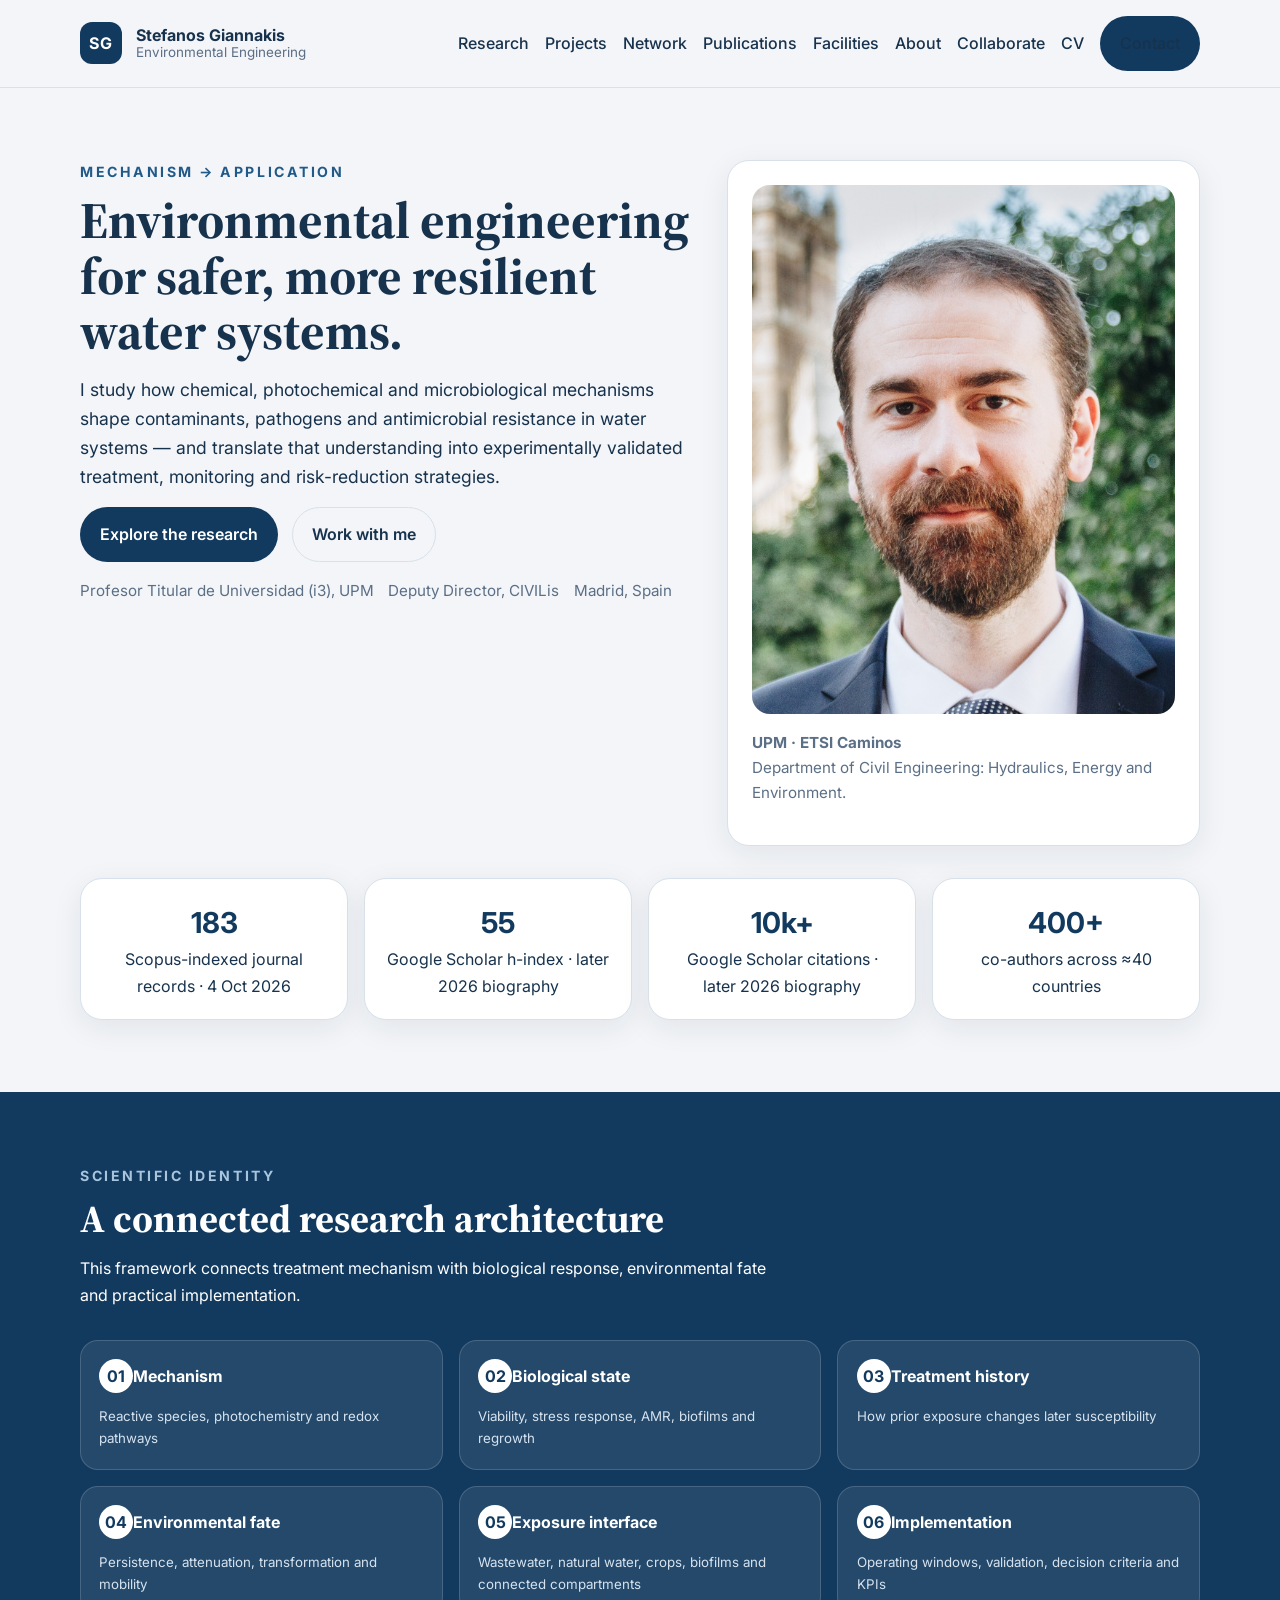
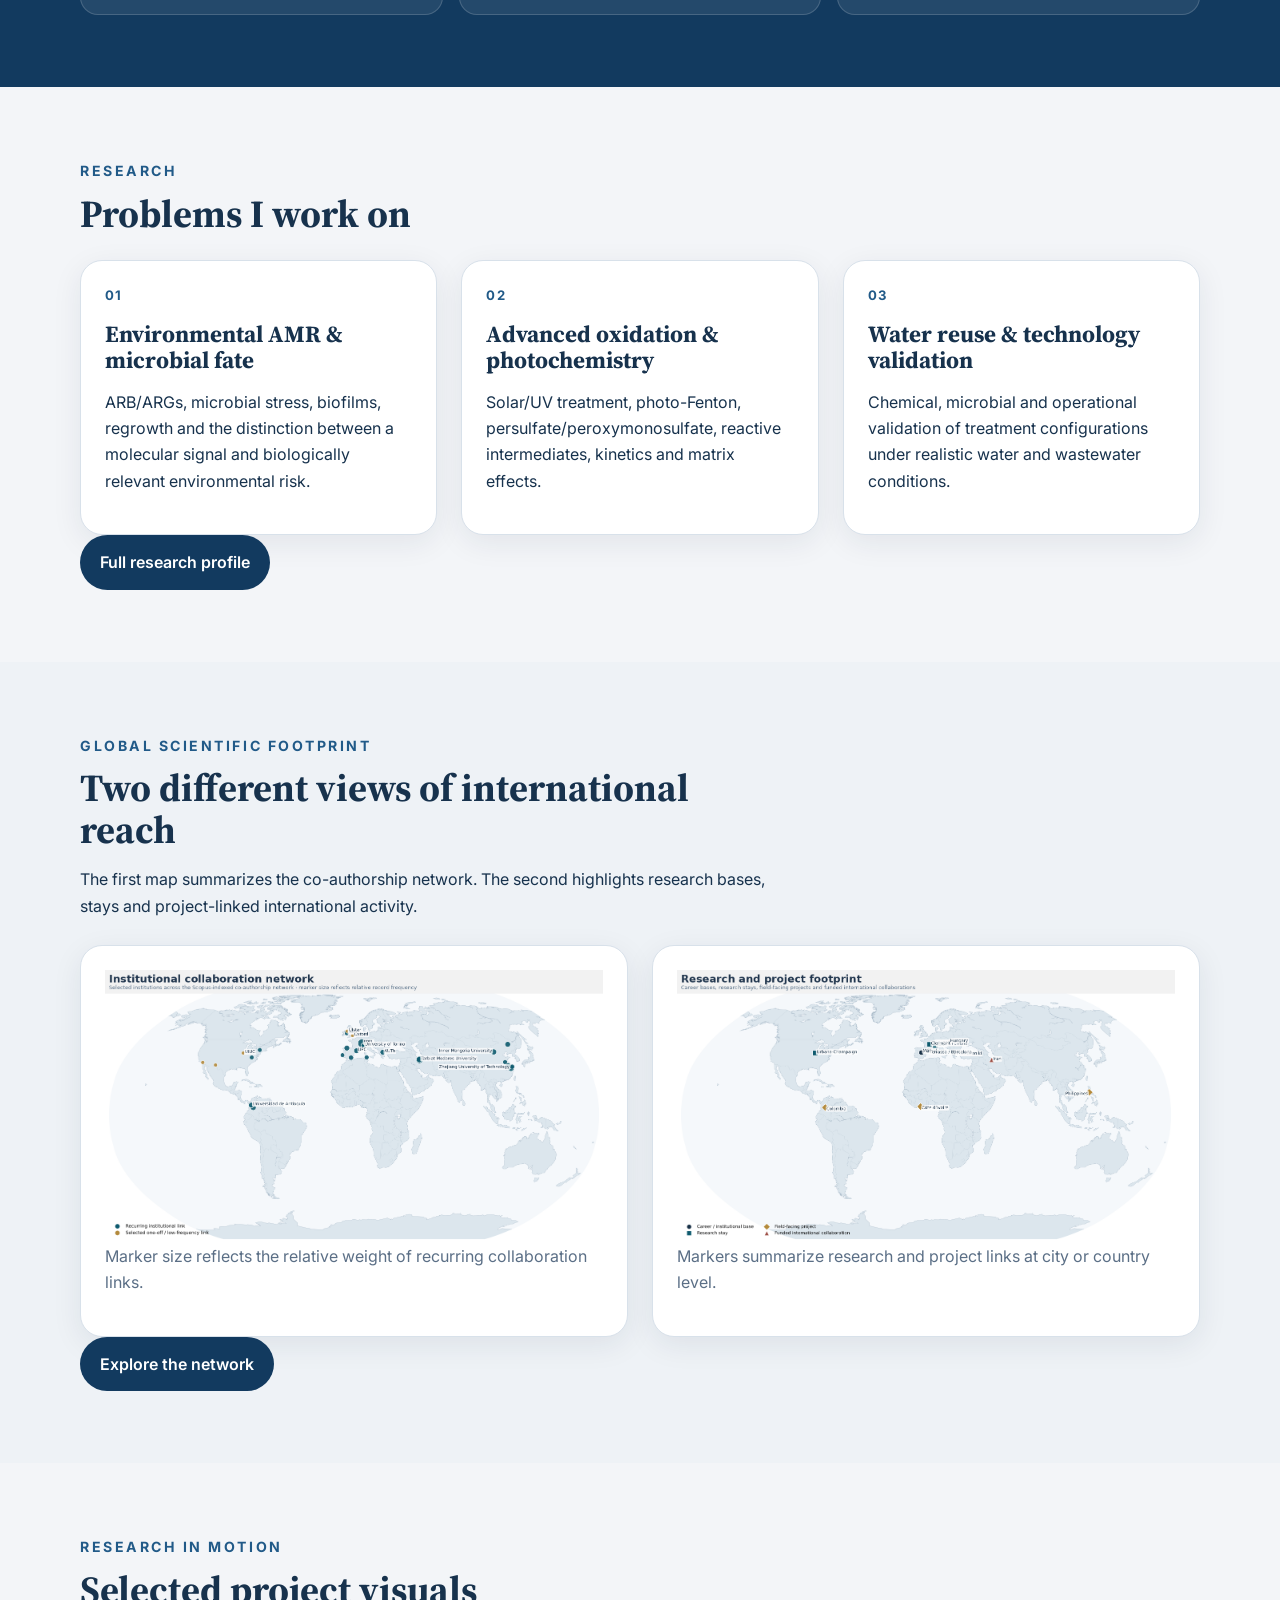
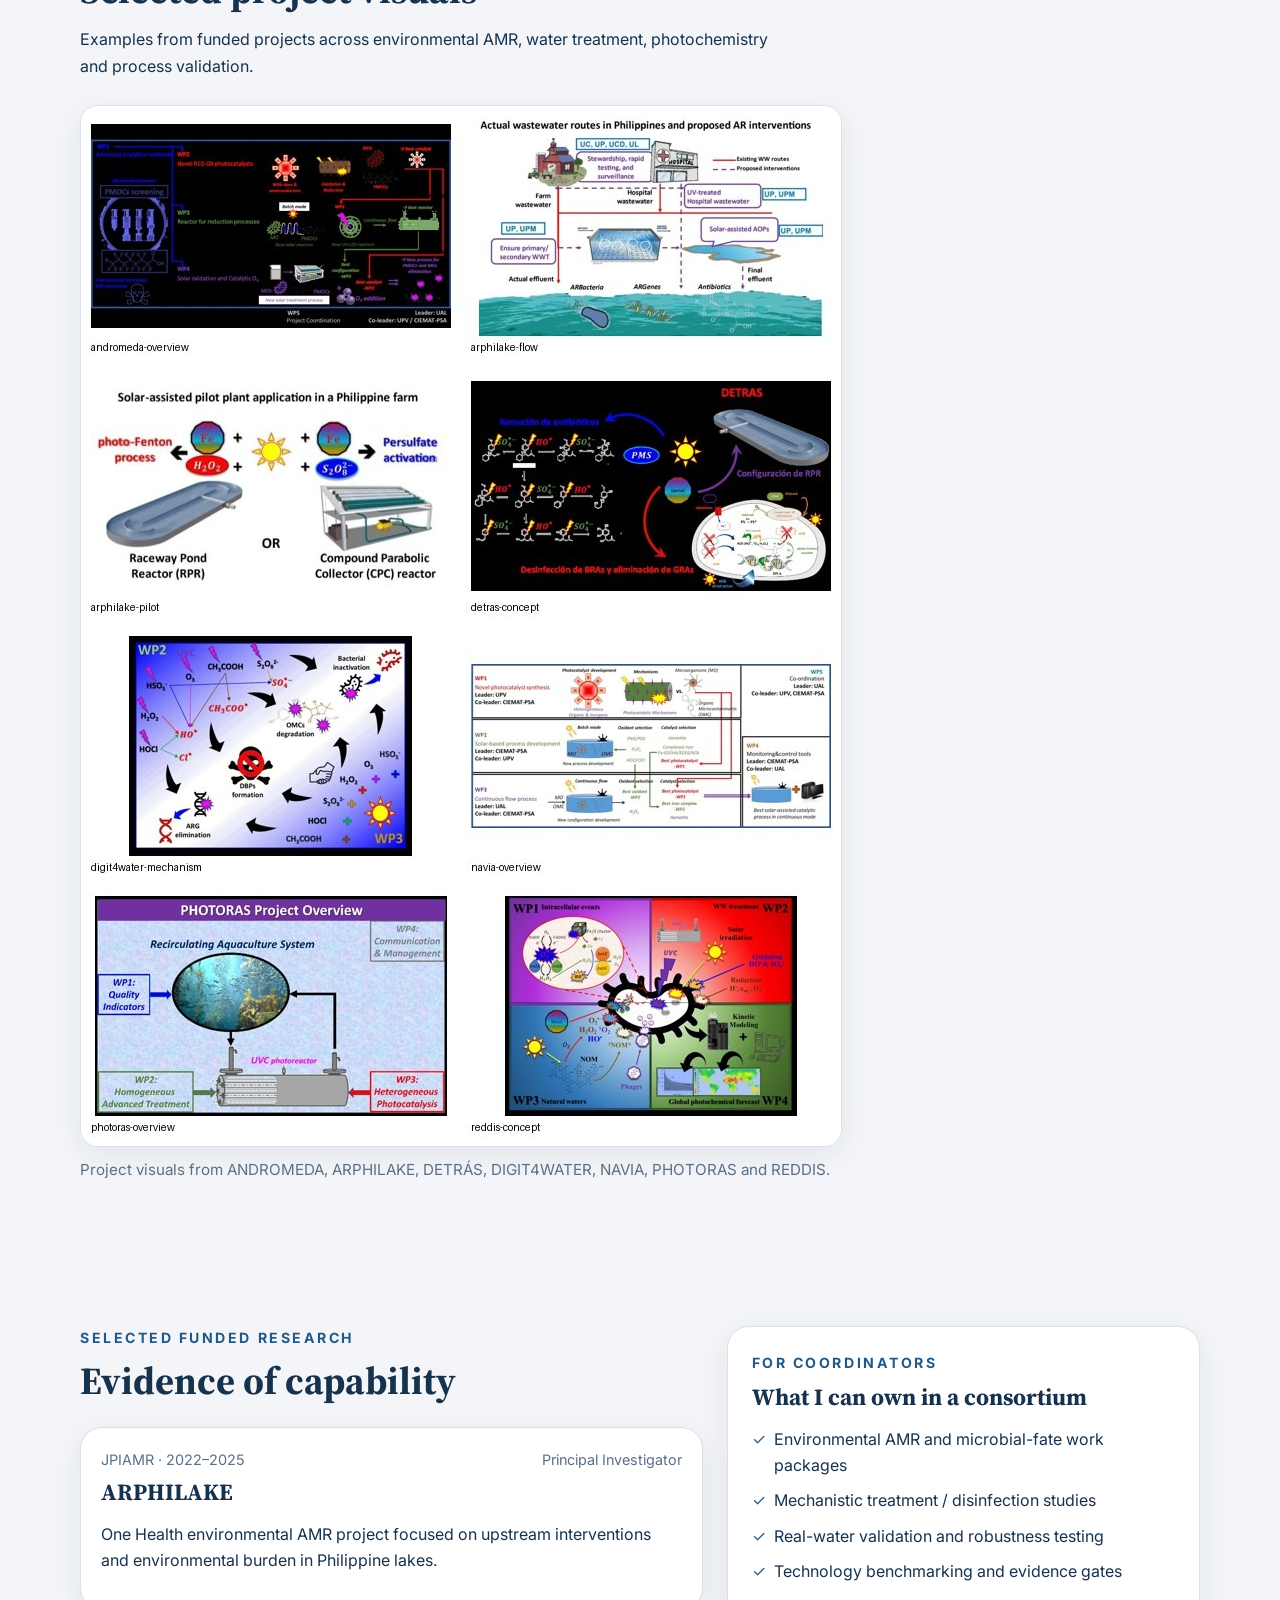
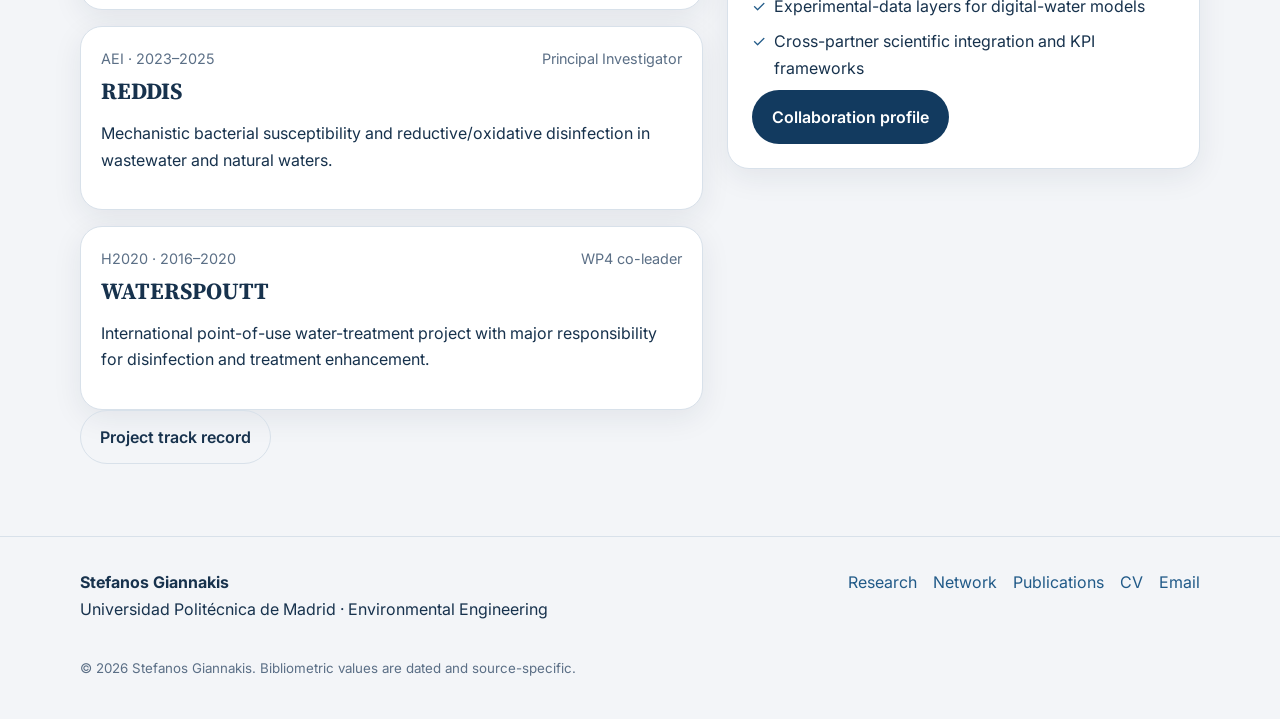
<file: index.html>
<!doctype html><html lang="en"><head><meta charset="utf-8"><meta name="viewport" content="width=device-width,initial-scale=1"><meta name="description" content="Environmental engineering research by Stefanos Giannakis across water treatment, photochemistry, microbiology and antimicrobial resistance."><meta property="og:title" content="Stefanos Giannakis | Environmental Engineering"><meta property="og:description" content="Environmental engineering research by Stefanos Giannakis across water treatment, photochemistry, microbiology and antimicrobial resistance."><meta property="og:type" content="website"><meta property="og:image" content="assets/portrait.jpg"><title>Stefanos Giannakis | Environmental Engineering</title><link rel="icon" href="favicon.svg" type="image/svg+xml"><link rel="preconnect" href="https://fonts.googleapis.com"><link rel="preconnect" href="https://fonts.gstatic.com" crossorigin><link href="https://fonts.googleapis.com/css2?family=Inter:wght@400;500;600;700&family=Source+Serif+4:opsz,wght@8..60,500;8..60,600&display=swap" rel="stylesheet"><link rel="stylesheet" href="styles.css"></head><body><a class="skip-link" href="#main">Skip to content</a><header class="site-header"><div class="shell nav-wrap"><a class="brand" href="index.html" aria-label="Home"><span class="brand-mark">SG</span><span class="brand-text"><strong>Stefanos Giannakis</strong><span>Environmental Engineering</span></span></a><button class="nav-toggle" type="button" aria-expanded="false" aria-controls="primary-nav"><span class="sr-only">Toggle navigation</span><span></span><span></span><span></span></button><nav id="primary-nav" class="primary-nav" aria-label="Primary"><a href="research.html">Research</a><a href="projects.html">Projects</a><a href="network.html">Network</a><a href="publications.html">Publications</a><a href="facilities.html">Facilities</a><a href="about.html">About</a><a href="collaborate.html">Collaborate</a><a href="cv.html">CV</a><a class="nav-cta" href="mailto:stefanos.giannakis@upm.es">Contact</a></nav></div></header><main id="main">
<section class="hero section"><div class="shell hero-grid"><div class="hero-copy reveal"><p class="eyebrow">Mechanism → application</p><h1>Environmental engineering for safer, more resilient water systems.</h1><p class="hero-lead">I study how chemical, photochemical and microbiological mechanisms shape contaminants, pathogens and antimicrobial resistance in water systems — and translate that understanding into experimentally validated treatment, monitoring and risk-reduction strategies.</p><div class="hero-actions"><a class="button button-primary" href="research.html">Explore the research</a><a class="button button-secondary" href="collaborate.html">Work with me</a></div><div class="identity-line"><span>Profesor Titular de Universidad (i3), UPM</span><span>Deputy Director, CIVILis</span><span>Madrid, Spain</span></div></div><aside class="hero-card reveal"><img class="hero-photo" src="assets/portrait.jpg" alt="Portrait of Stefanos Giannakis"><p class="caption"><strong>UPM · ETSI Caminos</strong><br>Department of Civil Engineering: Hydraulics, Energy and Environment.</p></aside></div><div class="shell stat-grid reveal"><div class="stat-card"><strong>183</strong><span>Scopus-indexed journal records · 4 Oct 2026</span></div><div class="stat-card"><strong>55</strong><span>Google Scholar h-index · later 2026 biography</span></div><div class="stat-card"><strong>10k+</strong><span>Google Scholar citations · later 2026 biography</span></div><div class="stat-card"><strong>400+</strong><span>co-authors across ≈40 countries</span></div></div></section>
<section class="section section-dark"><div class="shell"><div class="section-heading reveal"><p class="eyebrow eyebrow-light">Scientific identity</p><h2>A connected research architecture</h2><p>This framework connects treatment mechanism with biological response, environmental fate and practical implementation.</p></div><ol class="logic-flow reveal"><li><span>01</span><strong>Mechanism</strong><small>Reactive species, photochemistry and redox pathways</small></li><li><span>02</span><strong>Biological state</strong><small>Viability, stress response, AMR, biofilms and regrowth</small></li><li><span>03</span><strong>Treatment history</strong><small>How prior exposure changes later susceptibility</small></li><li><span>04</span><strong>Environmental fate</strong><small>Persistence, attenuation, transformation and mobility</small></li><li><span>05</span><strong>Exposure interface</strong><small>Wastewater, natural water, crops, biofilms and connected compartments</small></li><li><span>06</span><strong>Implementation</strong><small>Operating windows, validation, decision criteria and KPIs</small></li></ol></div></section>
<section class="section"><div class="shell"><div class="section-heading reveal"><p class="eyebrow">Research</p><h2>Problems I work on</h2></div><div class="grid-3"><article class="card reveal"><p class="card-index">01</p><h3>Environmental AMR & microbial fate</h3><p>ARB/ARGs, microbial stress, biofilms, regrowth and the distinction between a molecular signal and biologically relevant environmental risk.</p></article><article class="card reveal"><p class="card-index">02</p><h3>Advanced oxidation & photochemistry</h3><p>Solar/UV treatment, photo-Fenton, persulfate/peroxymonosulfate, reactive intermediates, kinetics and matrix effects.</p></article><article class="card reveal"><p class="card-index">03</p><h3>Water reuse & technology validation</h3><p>Chemical, microbial and operational validation of treatment configurations under realistic water and wastewater conditions.</p></article></div><div class="button-row reveal"><a class="button button-primary" href="research.html">Full research profile</a></div></div></section>
<section class="section section-soft"><div class="shell"><div class="section-heading reveal"><p class="eyebrow">Global scientific footprint</p><h2>Two different views of international reach</h2><p>The first map summarizes the co-authorship network. The second highlights research bases, stays and project-linked international activity.</p></div><div class="grid-2"><div class="map-card reveal"><img src="assets/maps/collaboration-network.png" alt="World map showing selected institutions in Stefanos Giannakis's collaboration network"><p class="map-caption">Marker size reflects the relative weight of recurring collaboration links.</p></div><div class="map-card reveal"><img src="assets/maps/project-footprint.png" alt="World map showing research and project footprint"><p class="map-caption">Markers summarize research and project links at city or country level.</p></div></div><div class="button-row reveal"><a class="button button-primary" href="network.html">Explore the network</a></div></div></section>
<section class="section"><div class="shell"><div class="section-heading reveal"><p class="eyebrow">Research in motion</p><h2>Selected project visuals</h2><p>Examples from funded projects across environmental AMR, water treatment, photochemistry and process validation.</p></div><div class="science-strip reveal"><figure><img src="assets/project-visuals/montage.jpg" alt="Montage of visual material from selected funded projects"><figcaption>Project visuals from ANDROMEDA, ARPHILAKE, DETRÁS, DIGIT4WATER, NAVIA, PHOTORAS and REDDIS.</figcaption></figure></div></div></section>
<section class="section"><div class="shell two-col"><div><div class="section-heading reveal"><p class="eyebrow">Selected funded research</p><h2>Evidence of capability</h2></div><div class="project-list"><article class="project-card reveal"><div class="project-meta"><span>JPIAMR · 2022–2025</span><span>Principal Investigator</span></div><h3>ARPHILAKE</h3><p>One Health environmental AMR project focused on upstream interventions and environmental burden in Philippine lakes.</p></article><article class="project-card reveal"><div class="project-meta"><span>AEI · 2023–2025</span><span>Principal Investigator</span></div><h3>REDDIS</h3><p>Mechanistic bacterial susceptibility and reductive/oxidative disinfection in wastewater and natural waters.</p></article><article class="project-card reveal"><div class="project-meta"><span>H2020 · 2016–2020</span><span>WP4 co-leader</span></div><h3>WATERSPOUTT</h3><p>International point-of-use water-treatment project with major responsibility for disinfection and treatment enhancement.</p></article></div><div class="button-row reveal"><a class="button button-secondary" href="projects.html">Project track record</a></div></div><div><div class="callout reveal"><p class="eyebrow">For coordinators</p><h3>What I can own in a consortium</h3><ul class="check-list"><li>Environmental AMR and microbial-fate work packages</li><li>Mechanistic treatment / disinfection studies</li><li>Real-water validation and robustness testing</li><li>Technology benchmarking and evidence gates</li><li>Experimental-data layers for digital-water models</li><li>Cross-partner scientific integration and KPI frameworks</li></ul><div class="button-row"><a class="button button-primary" href="collaborate.html">Collaboration profile</a></div></div></div></div></section>
</main><footer class="footer"><div class="shell footer-grid"><div><strong>Stefanos Giannakis</strong><p>Universidad Politécnica de Madrid · Environmental Engineering</p></div><div class="footer-links"><a href="research.html">Research</a><a href="network.html">Network</a><a href="publications.html">Publications</a><a href="cv.html">CV</a><a href="mailto:stefanos.giannakis@upm.es">Email</a></div></div><div class="shell" style="margin-top:1rem"><small>© <span id="year"></span> Stefanos Giannakis. Bibliometric values are dated and source-specific.</small></div></footer><script src="script.js"></script></body></html>
</file>
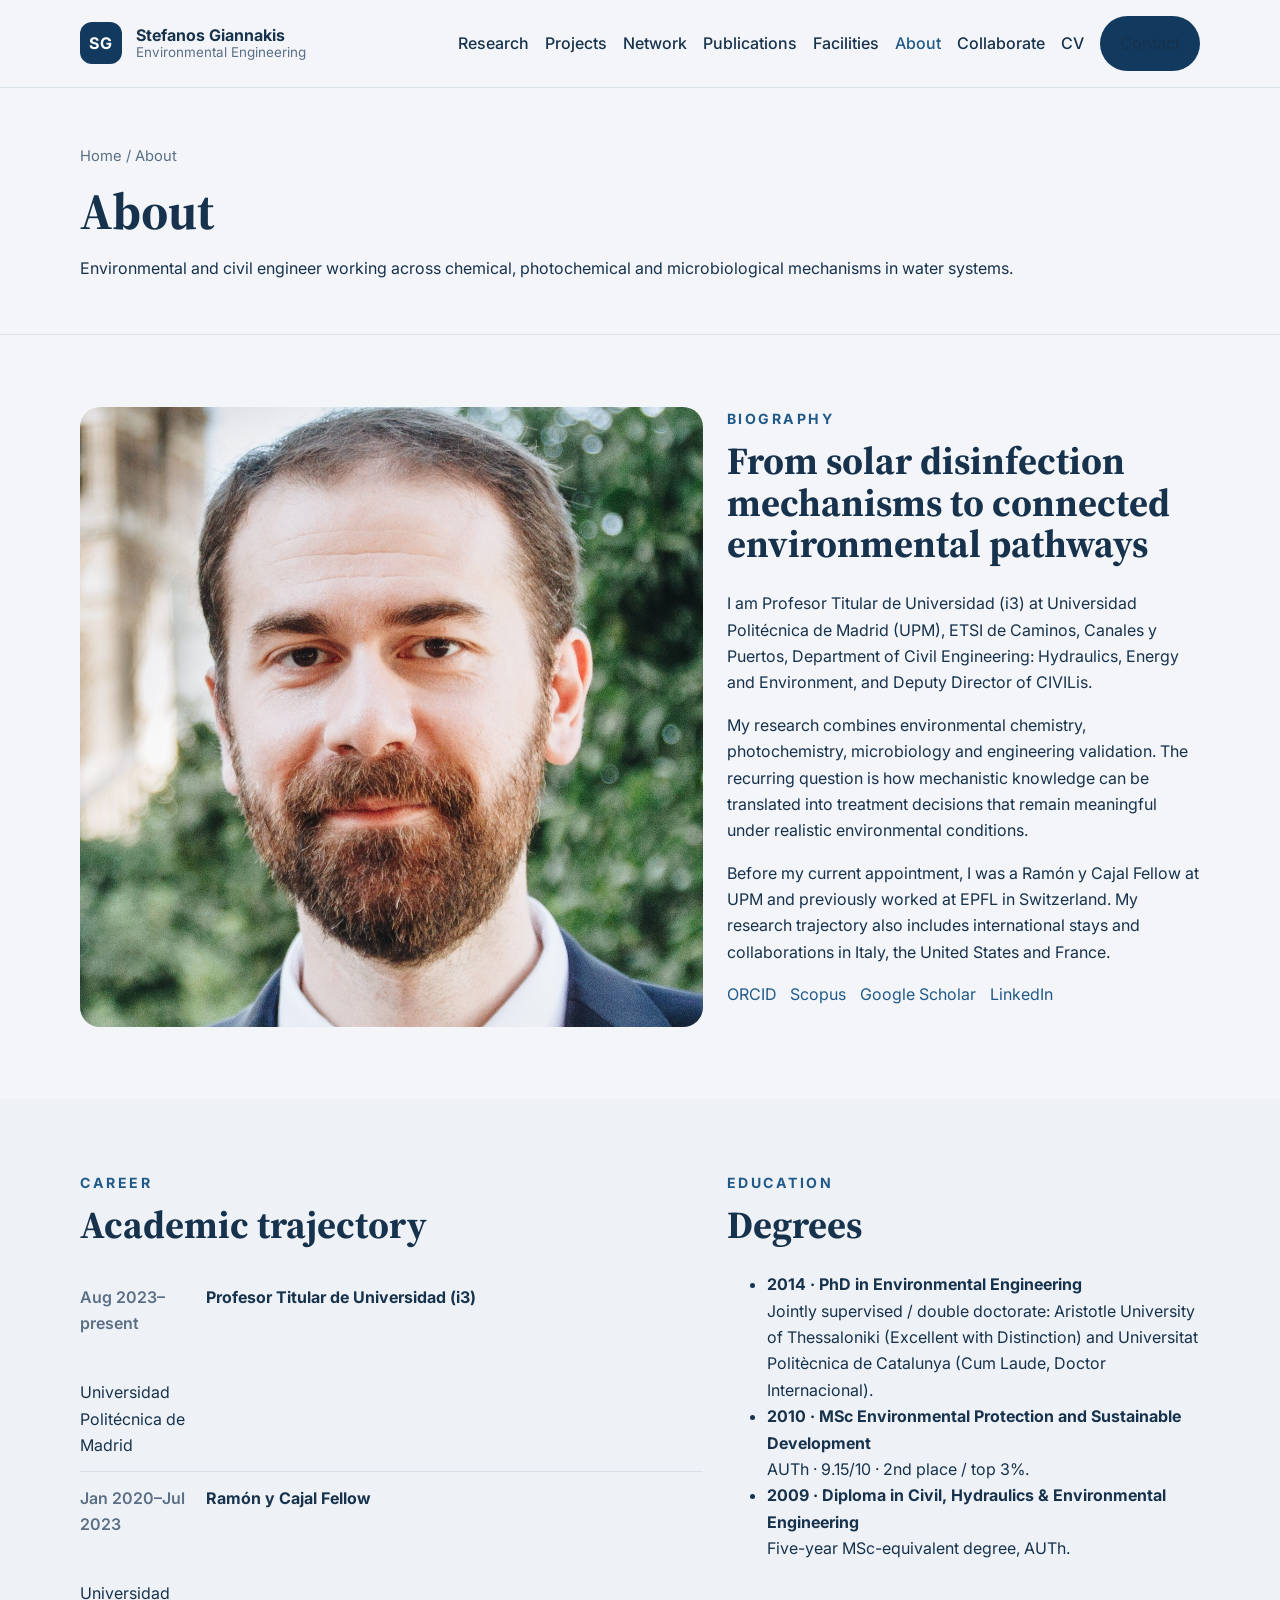
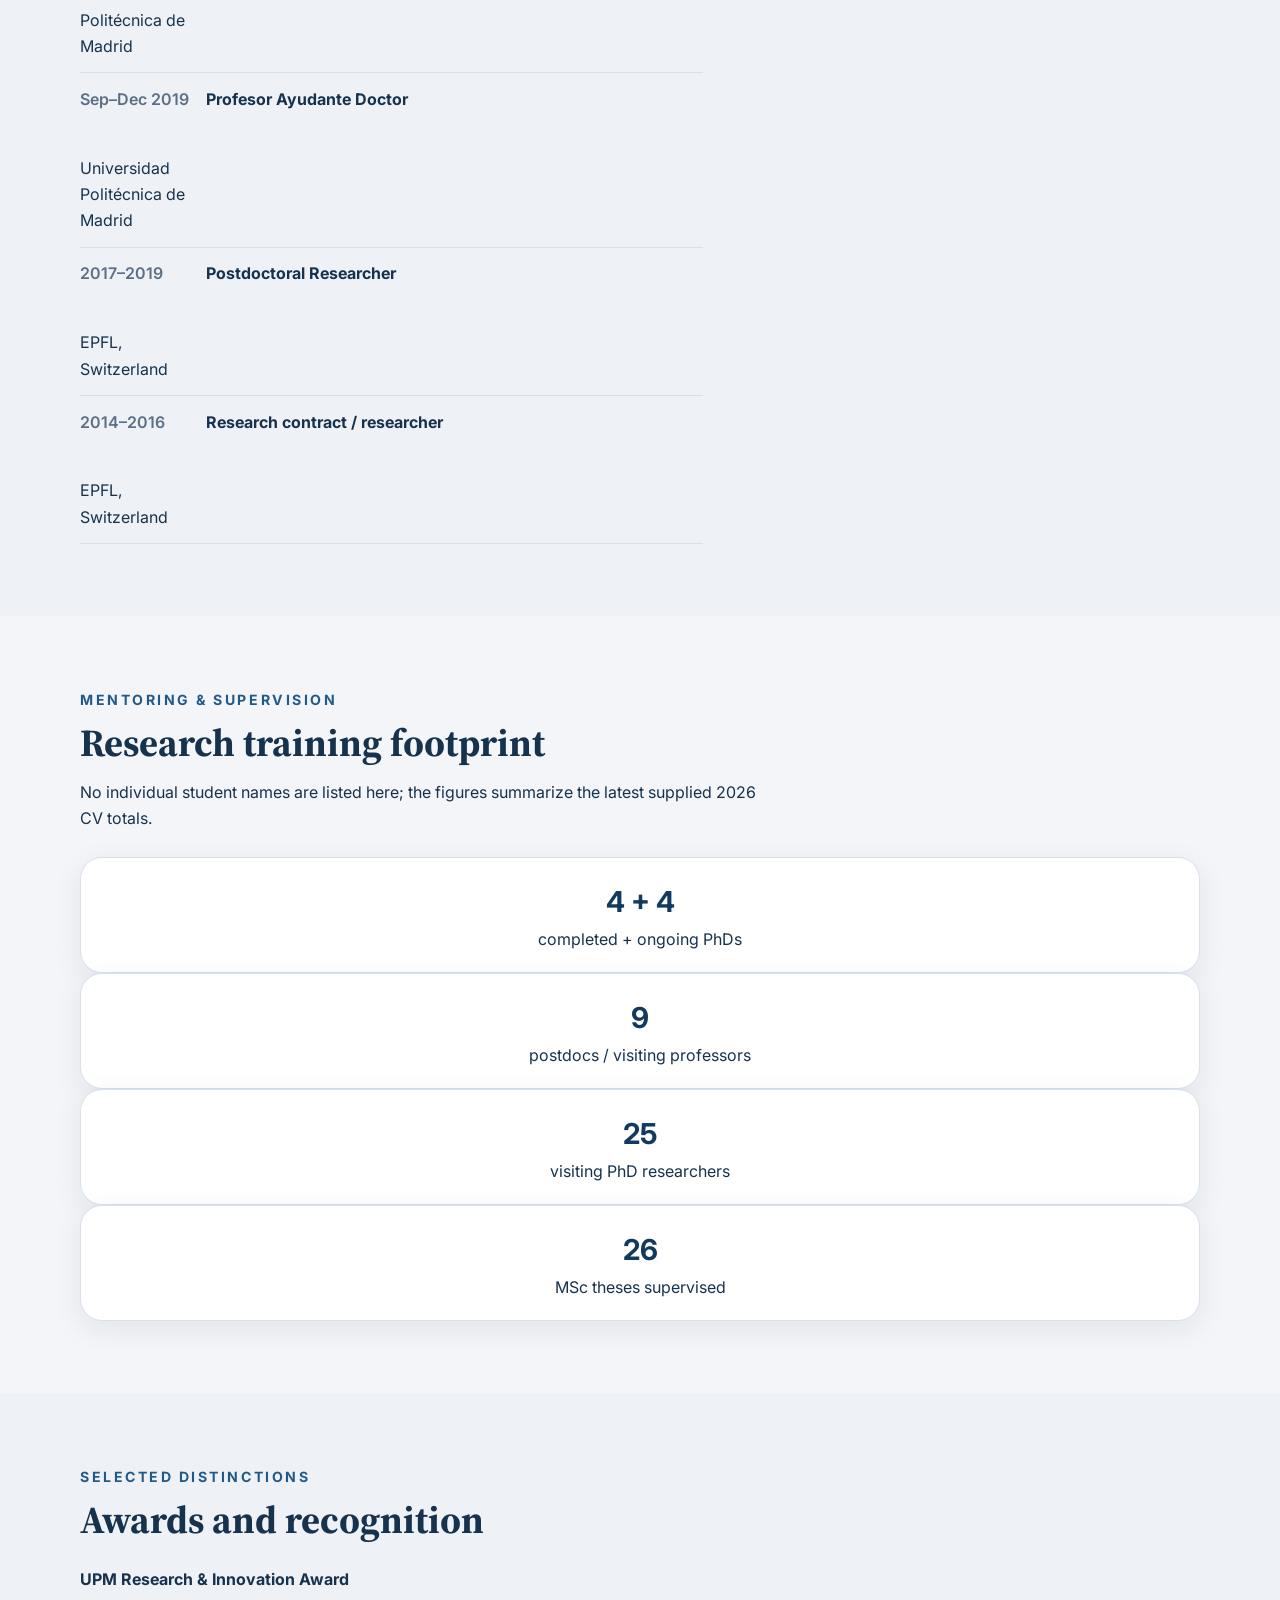
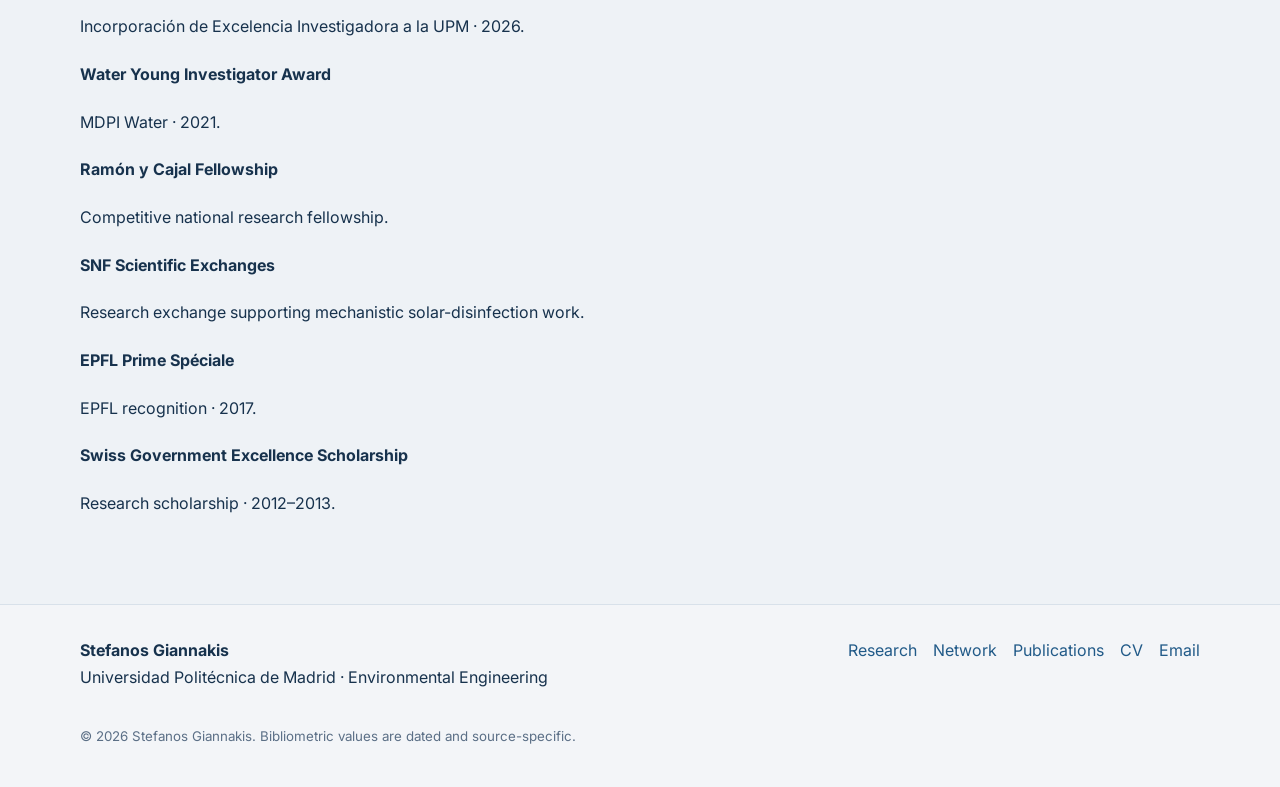
<file: about.html>
<!doctype html><html lang="en"><head><meta charset="utf-8"><meta name="viewport" content="width=device-width,initial-scale=1"><meta name="description" content="Biography, academic trajectory, supervision and distinctions of Stefanos Giannakis."><meta property="og:title" content="About | Stefanos Giannakis"><meta property="og:description" content="Biography, academic trajectory, supervision and distinctions of Stefanos Giannakis."><meta property="og:type" content="website"><meta property="og:image" content="assets/portrait.jpg"><title>About | Stefanos Giannakis</title><link rel="icon" href="favicon.svg" type="image/svg+xml"><link rel="preconnect" href="https://fonts.googleapis.com"><link rel="preconnect" href="https://fonts.gstatic.com" crossorigin><link href="https://fonts.googleapis.com/css2?family=Inter:wght@400;500;600;700&family=Source+Serif+4:opsz,wght@8..60,500;8..60,600&display=swap" rel="stylesheet"><link rel="stylesheet" href="styles.css"></head><body><a class="skip-link" href="#main">Skip to content</a><header class="site-header"><div class="shell nav-wrap"><a class="brand" href="index.html" aria-label="Home"><span class="brand-mark">SG</span><span class="brand-text"><strong>Stefanos Giannakis</strong><span>Environmental Engineering</span></span></a><button class="nav-toggle" type="button" aria-expanded="false" aria-controls="primary-nav"><span class="sr-only">Toggle navigation</span><span></span><span></span><span></span></button><nav id="primary-nav" class="primary-nav" aria-label="Primary"><a href="research.html">Research</a><a href="projects.html">Projects</a><a href="network.html">Network</a><a href="publications.html">Publications</a><a href="facilities.html">Facilities</a><a href="about.html" aria-current="page">About</a><a href="collaborate.html">Collaborate</a><a href="cv.html">CV</a><a class="nav-cta" href="mailto:stefanos.giannakis@upm.es">Contact</a></nav></div></header><main id="main">
<section class="page-hero"><div class="shell"><p class="breadcrumb"><a href="index.html">Home</a> / About</p><h1>About</h1><p>Environmental and civil engineer working across chemical, photochemical and microbiological mechanisms in water systems.</p></div></section>
<section class="section"><div class="shell two-col"><div><img src="assets/portrait.jpg" alt="Portrait of Stefanos Giannakis" style="border-radius:20px;max-height:620px;width:100%;object-fit:cover"></div><div><div class="section-heading reveal"><p class="eyebrow">Biography</p><h2>From solar disinfection mechanisms to connected environmental pathways</h2></div><p class="reveal">I am Profesor Titular de Universidad (i3) at Universidad Politécnica de Madrid (UPM), ETSI de Caminos, Canales y Puertos, Department of Civil Engineering: Hydraulics, Energy and Environment, and Deputy Director of CIVILis.</p><p class="reveal">My research combines environmental chemistry, photochemistry, microbiology and engineering validation. The recurring question is how mechanistic knowledge can be translated into treatment decisions that remain meaningful under realistic environmental conditions.</p><p class="reveal">Before my current appointment, I was a Ramón y Cajal Fellow at UPM and previously worked at EPFL in Switzerland. My research trajectory also includes international stays and collaborations in Italy, the United States and France.</p><div class="profile-links reveal"><a href="https://orcid.org/0000-0002-6982-7351" target="_blank" rel="noopener">ORCID</a><a href="https://www.scopus.com/authid/detail.uri?authorId=55935026600" target="_blank" rel="noopener">Scopus</a><a href="https://scholar.google.com/citations?user=6LF7al4AAAAJ&hl=en" target="_blank" rel="noopener">Google Scholar</a><a href="https://www.linkedin.com/in/stefanosgiannakis" target="_blank" rel="noopener">LinkedIn</a></div></div></div></section>
<section class="section section-soft"><div class="shell two-col"><div><div class="section-heading reveal"><p class="eyebrow">Career</p><h2>Academic trajectory</h2></div><ul class="timeline reveal"><li><div class="date">Aug 2023–present</div><strong>Profesor Titular de Universidad (i3)</strong><br>Universidad Politécnica de Madrid</li><li><div class="date">Jan 2020–Jul 2023</div><strong>Ramón y Cajal Fellow</strong><br>Universidad Politécnica de Madrid</li><li><div class="date">Sep–Dec 2019</div><strong>Profesor Ayudante Doctor</strong><br>Universidad Politécnica de Madrid</li><li><div class="date">2017–2019</div><strong>Postdoctoral Researcher</strong><br>EPFL, Switzerland</li><li><div class="date">2014–2016</div><strong>Research contract / researcher</strong><br>EPFL, Switzerland</li></ul></div><div><div class="section-heading reveal"><p class="eyebrow">Education</p><h2>Degrees</h2></div><ul class="list-clean reveal"><li><strong>2014 · PhD in Environmental Engineering</strong><br>Jointly supervised / double doctorate: Aristotle University of Thessaloniki (Excellent with Distinction) and Universitat Politècnica de Catalunya (Cum Laude, Doctor Internacional).</li><li><strong>2010 · MSc Environmental Protection and Sustainable Development</strong><br>AUTh · 9.15/10 · 2nd place / top 3%.</li><li><strong>2009 · Diploma in Civil, Hydraulics & Environmental Engineering</strong><br>Five-year MSc-equivalent degree, AUTh.</li></ul></div></div></section>
<section class="section"><div class="shell"><div class="section-heading reveal"><p class="eyebrow">Mentoring & supervision</p><h2>Research training footprint</h2><p>No individual student names are listed here; the figures summarize the latest supplied 2026 CV totals.</p></div><div class="grid-4 reveal"><div class="stat-card"><strong>4 + 4</strong><span>completed + ongoing PhDs</span></div><div class="stat-card"><strong>9</strong><span>postdocs / visiting professors</span></div><div class="stat-card"><strong>25</strong><span>visiting PhD researchers</span></div><div class="stat-card"><strong>26</strong><span>MSc theses supervised</span></div></div></div></section>
<section class="section section-soft"><div class="shell"><div class="section-heading reveal"><p class="eyebrow">Selected distinctions</p><h2>Awards and recognition</h2></div><div class="award-grid reveal"><div class="award-card"><h4>UPM Research & Innovation Award</h4><p>Incorporación de Excelencia Investigadora a la UPM · 2026.</p></div><div class="award-card"><h4>Water Young Investigator Award</h4><p>MDPI Water · 2021.</p></div><div class="award-card"><h4>Ramón y Cajal Fellowship</h4><p>Competitive national research fellowship.</p></div><div class="award-card"><h4>SNF Scientific Exchanges</h4><p>Research exchange supporting mechanistic solar-disinfection work.</p></div><div class="award-card"><h4>EPFL Prime Spéciale</h4><p>EPFL recognition · 2017.</p></div><div class="award-card"><h4>Swiss Government Excellence Scholarship</h4><p>Research scholarship · 2012–2013.</p></div></div></div></section>
</main><footer class="footer"><div class="shell footer-grid"><div><strong>Stefanos Giannakis</strong><p>Universidad Politécnica de Madrid · Environmental Engineering</p></div><div class="footer-links"><a href="research.html">Research</a><a href="network.html">Network</a><a href="publications.html">Publications</a><a href="cv.html">CV</a><a href="mailto:stefanos.giannakis@upm.es">Email</a></div></div><div class="shell" style="margin-top:1rem"><small>© <span id="year"></span> Stefanos Giannakis. Bibliometric values are dated and source-specific.</small></div></footer><script src="script.js"></script></body></html>
</file>
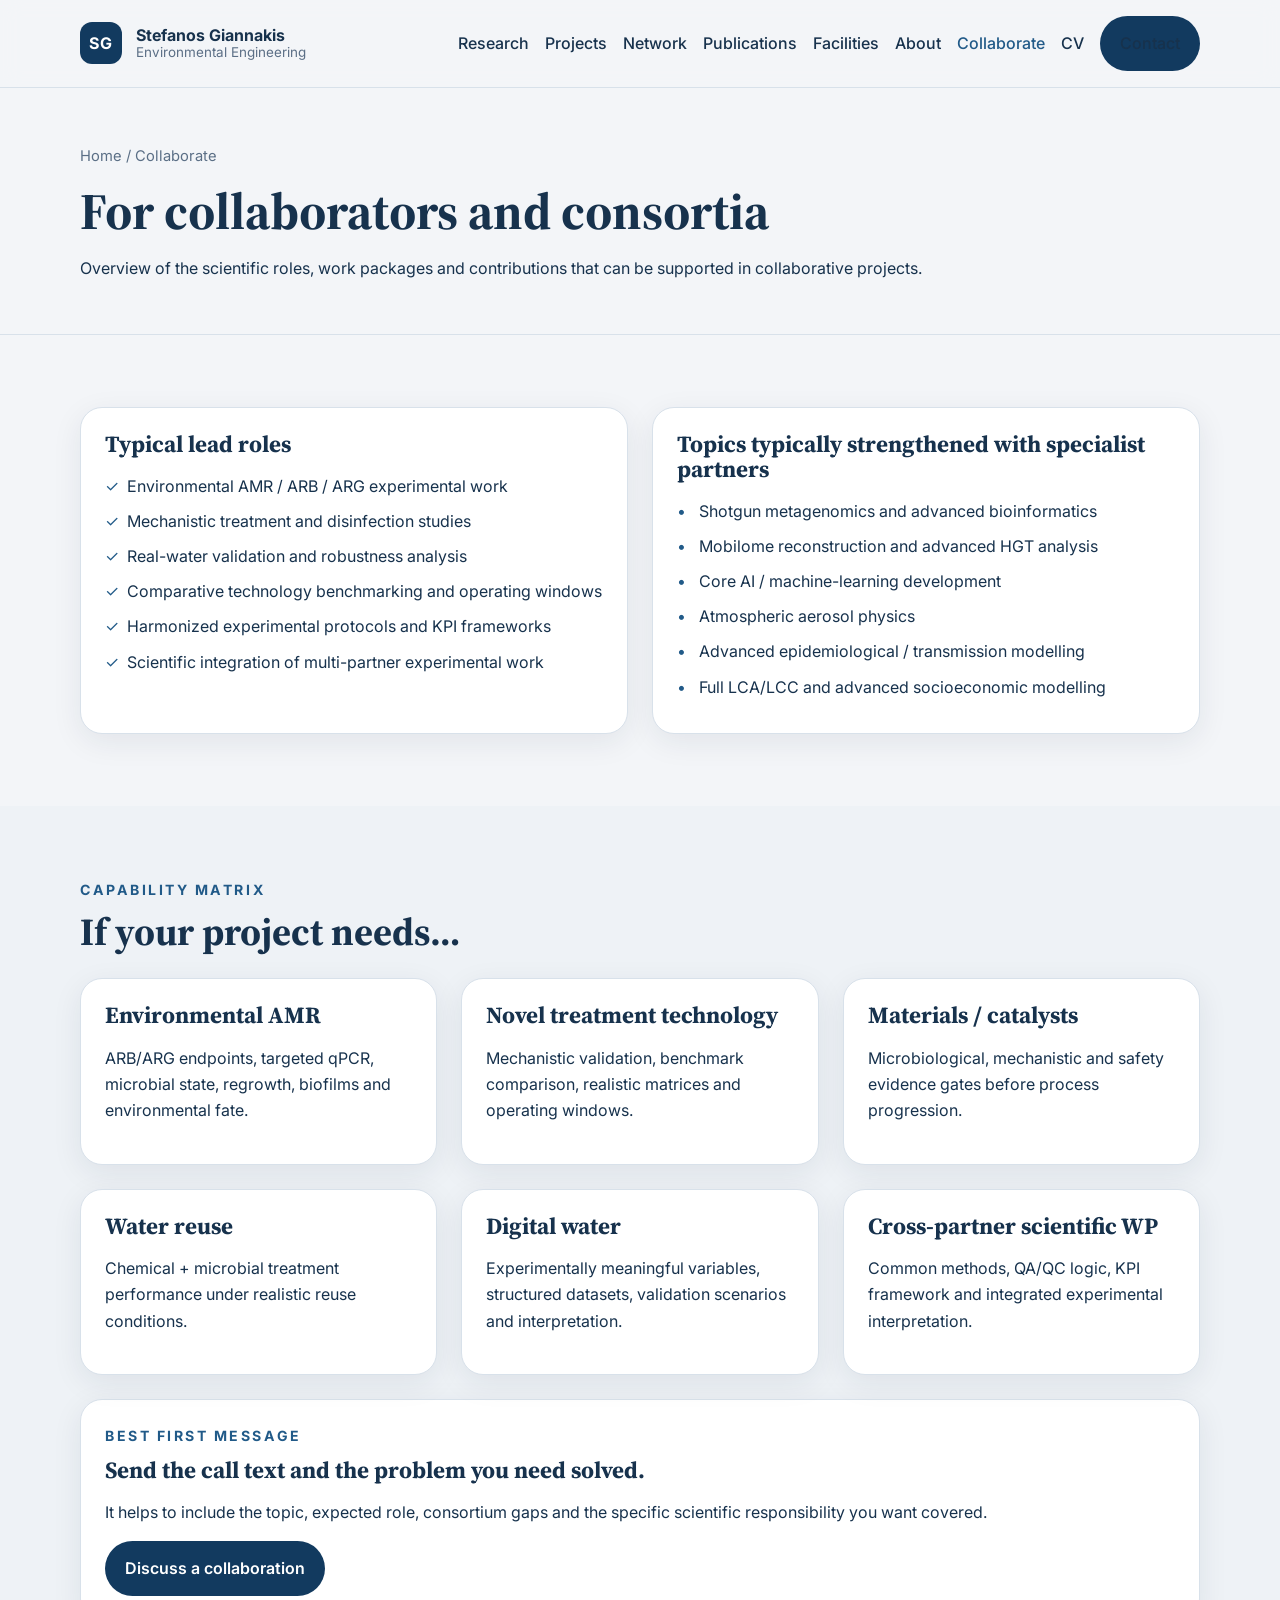
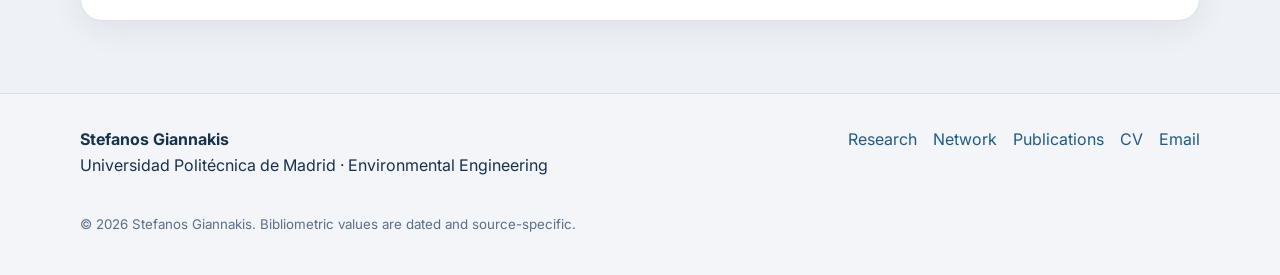
<file: collaborate.html>
<!doctype html><html lang="en"><head><meta charset="utf-8"><meta name="viewport" content="width=device-width,initial-scale=1"><meta name="description" content="Collaboration and consortium contribution profile of Stefanos Giannakis."><meta property="og:title" content="Collaborate | Stefanos Giannakis"><meta property="og:description" content="Collaboration and consortium contribution profile of Stefanos Giannakis."><meta property="og:type" content="website"><meta property="og:image" content="assets/portrait.jpg"><title>Collaborate | Stefanos Giannakis</title><link rel="icon" href="favicon.svg" type="image/svg+xml"><link rel="preconnect" href="https://fonts.googleapis.com"><link rel="preconnect" href="https://fonts.gstatic.com" crossorigin><link href="https://fonts.googleapis.com/css2?family=Inter:wght@400;500;600;700&family=Source+Serif+4:opsz,wght@8..60,500;8..60,600&display=swap" rel="stylesheet"><link rel="stylesheet" href="styles.css"></head><body><a class="skip-link" href="#main">Skip to content</a><header class="site-header"><div class="shell nav-wrap"><a class="brand" href="index.html" aria-label="Home"><span class="brand-mark">SG</span><span class="brand-text"><strong>Stefanos Giannakis</strong><span>Environmental Engineering</span></span></a><button class="nav-toggle" type="button" aria-expanded="false" aria-controls="primary-nav"><span class="sr-only">Toggle navigation</span><span></span><span></span><span></span></button><nav id="primary-nav" class="primary-nav" aria-label="Primary"><a href="research.html">Research</a><a href="projects.html">Projects</a><a href="network.html">Network</a><a href="publications.html">Publications</a><a href="facilities.html">Facilities</a><a href="about.html">About</a><a href="collaborate.html" aria-current="page">Collaborate</a><a href="cv.html">CV</a><a class="nav-cta" href="mailto:stefanos.giannakis@upm.es">Contact</a></nav></div></header><main id="main">
<section class="page-hero"><div class="shell"><p class="breadcrumb"><a href="index.html">Home</a> / Collaborate</p><h1>For collaborators and consortia</h1><p>Overview of the scientific roles, work packages and contributions that can be supported in collaborative projects.</p></div></section>
<section class="section"><div class="shell grid-2"><article class="card reveal"><h3>Typical lead roles</h3><ul class="check-list"><li>Environmental AMR / ARB / ARG experimental work</li><li>Mechanistic treatment and disinfection studies</li><li>Real-water validation and robustness analysis</li><li>Comparative technology benchmarking and operating windows</li><li>Harmonized experimental protocols and KPI frameworks</li><li>Scientific integration of multi-partner experimental work</li></ul></article><article class="card reveal"><h3>Topics typically strengthened with specialist partners</h3><ul class="dot-list"><li>Shotgun metagenomics and advanced bioinformatics</li><li>Mobilome reconstruction and advanced HGT analysis</li><li>Core AI / machine-learning development</li><li>Atmospheric aerosol physics</li><li>Advanced epidemiological / transmission modelling</li><li>Full LCA/LCC and advanced socioeconomic modelling</li></ul></article></div></section>
<section class="section section-soft"><div class="shell"><div class="section-heading reveal"><p class="eyebrow">Capability matrix</p><h2>If your project needs…</h2></div><div class="grid-3"><article class="card reveal"><h3>Environmental AMR</h3><p>ARB/ARG endpoints, targeted qPCR, microbial state, regrowth, biofilms and environmental fate.</p></article><article class="card reveal"><h3>Novel treatment technology</h3><p>Mechanistic validation, benchmark comparison, realistic matrices and operating windows.</p></article><article class="card reveal"><h3>Materials / catalysts</h3><p>Microbiological, mechanistic and safety evidence gates before process progression.</p></article><article class="card reveal"><h3>Water reuse</h3><p>Chemical + microbial treatment performance under realistic reuse conditions.</p></article><article class="card reveal"><h3>Digital water</h3><p>Experimentally meaningful variables, structured datasets, validation scenarios and interpretation.</p></article><article class="card reveal"><h3>Cross-partner scientific WP</h3><p>Common methods, QA/QC logic, KPI framework and integrated experimental interpretation.</p></article></div><div class="callout reveal" style="margin-top:1.5rem"><p class="eyebrow">Best first message</p><h3>Send the call text and the problem you need solved.</h3><p>It helps to include the topic, expected role, consortium gaps and the specific scientific responsibility you want covered.</p><div class="button-row"><a class="button button-primary" href="mailto:stefanos.giannakis@upm.es?subject=Research%20collaboration">Discuss a collaboration</a></div></div></div></section>
</main><footer class="footer"><div class="shell footer-grid"><div><strong>Stefanos Giannakis</strong><p>Universidad Politécnica de Madrid · Environmental Engineering</p></div><div class="footer-links"><a href="research.html">Research</a><a href="network.html">Network</a><a href="publications.html">Publications</a><a href="cv.html">CV</a><a href="mailto:stefanos.giannakis@upm.es">Email</a></div></div><div class="shell" style="margin-top:1rem"><small>© <span id="year"></span> Stefanos Giannakis. Bibliometric values are dated and source-specific.</small></div></footer><script src="script.js"></script></body></html>
</file>
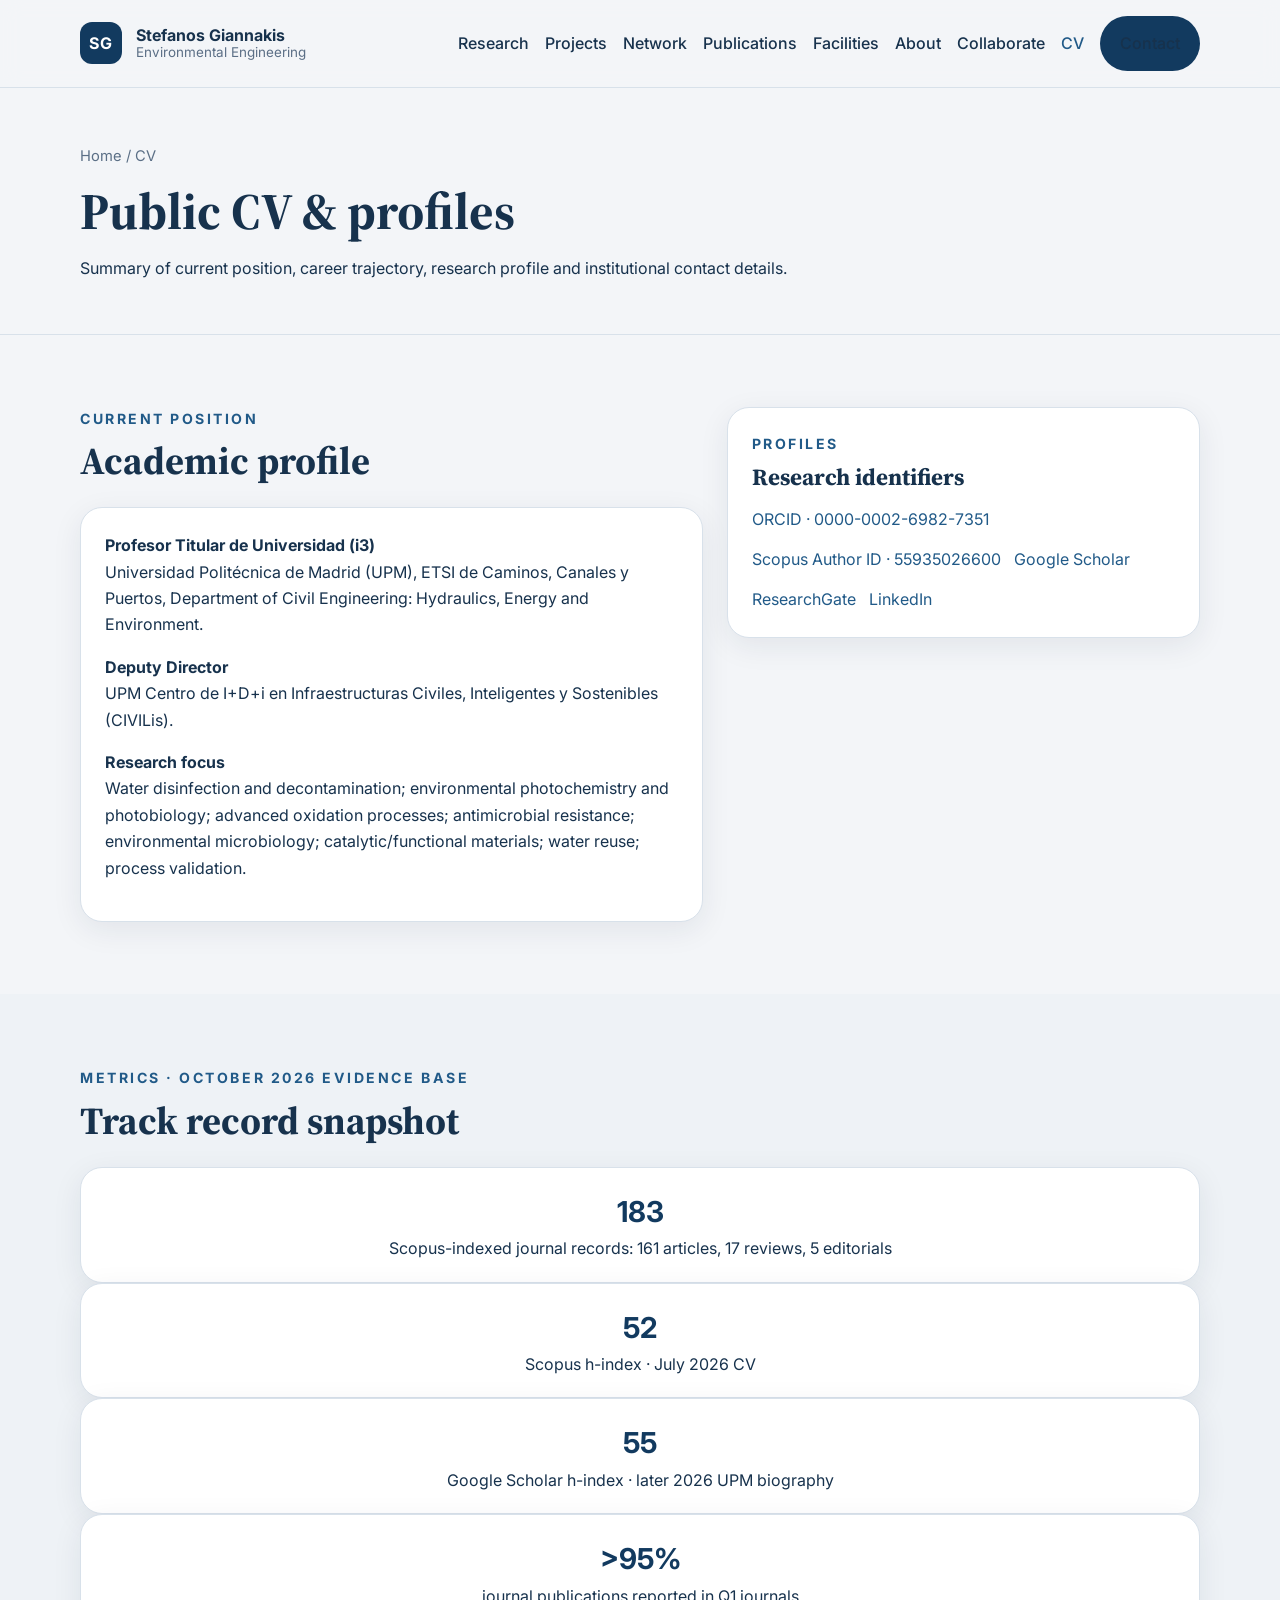
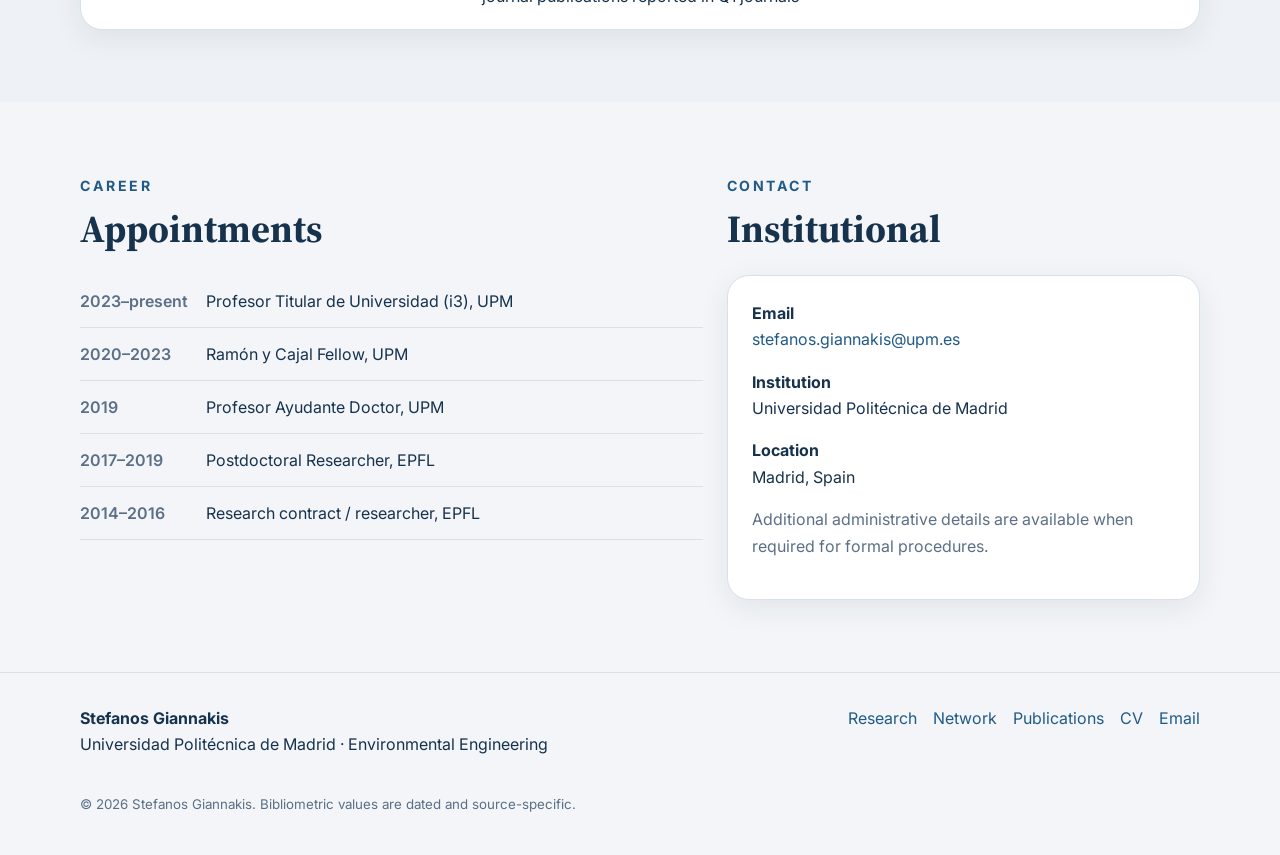
<file: cv.html>
<!doctype html><html lang="en"><head><meta charset="utf-8"><meta name="viewport" content="width=device-width,initial-scale=1"><meta name="description" content="Public academic CV and research profiles of Stefanos Giannakis."><meta property="og:title" content="CV | Stefanos Giannakis"><meta property="og:description" content="Public academic CV and research profiles of Stefanos Giannakis."><meta property="og:type" content="website"><meta property="og:image" content="assets/portrait.jpg"><title>CV | Stefanos Giannakis</title><link rel="icon" href="favicon.svg" type="image/svg+xml"><link rel="preconnect" href="https://fonts.googleapis.com"><link rel="preconnect" href="https://fonts.gstatic.com" crossorigin><link href="https://fonts.googleapis.com/css2?family=Inter:wght@400;500;600;700&family=Source+Serif+4:opsz,wght@8..60,500;8..60,600&display=swap" rel="stylesheet"><link rel="stylesheet" href="styles.css"></head><body><a class="skip-link" href="#main">Skip to content</a><header class="site-header"><div class="shell nav-wrap"><a class="brand" href="index.html" aria-label="Home"><span class="brand-mark">SG</span><span class="brand-text"><strong>Stefanos Giannakis</strong><span>Environmental Engineering</span></span></a><button class="nav-toggle" type="button" aria-expanded="false" aria-controls="primary-nav"><span class="sr-only">Toggle navigation</span><span></span><span></span><span></span></button><nav id="primary-nav" class="primary-nav" aria-label="Primary"><a href="research.html">Research</a><a href="projects.html">Projects</a><a href="network.html">Network</a><a href="publications.html">Publications</a><a href="facilities.html">Facilities</a><a href="about.html">About</a><a href="collaborate.html">Collaborate</a><a href="cv.html" aria-current="page">CV</a><a class="nav-cta" href="mailto:stefanos.giannakis@upm.es">Contact</a></nav></div></header><main id="main">
<section class="page-hero"><div class="shell"><p class="breadcrumb"><a href="index.html">Home</a> / CV</p><h1>Public CV & profiles</h1><p>Summary of current position, career trajectory, research profile and institutional contact details.</p></div></section>
<section class="section"><div class="shell two-col"><div><div class="section-heading reveal"><p class="eyebrow">Current position</p><h2>Academic profile</h2></div><div class="card reveal"><p><strong>Profesor Titular de Universidad (i3)</strong><br>Universidad Politécnica de Madrid (UPM), ETSI de Caminos, Canales y Puertos, Department of Civil Engineering: Hydraulics, Energy and Environment.</p><p><strong>Deputy Director</strong><br>UPM Centro de I+D+i en Infraestructuras Civiles, Inteligentes y Sostenibles (CIVILis).</p><p><strong>Research focus</strong><br>Water disinfection and decontamination; environmental photochemistry and photobiology; advanced oxidation processes; antimicrobial resistance; environmental microbiology; catalytic/functional materials; water reuse; process validation.</p></div></div><div><div class="callout reveal"><p class="eyebrow">Profiles</p><h3>Research identifiers</h3><div class="download-list"><a href="https://orcid.org/0000-0002-6982-7351" target="_blank" rel="noopener">ORCID · 0000-0002-6982-7351</a><a href="https://www.scopus.com/authid/detail.uri?authorId=55935026600" target="_blank" rel="noopener">Scopus Author ID · 55935026600</a><a href="https://scholar.google.com/citations?user=6LF7al4AAAAJ&hl=en" target="_blank" rel="noopener">Google Scholar</a><a href="https://www.researchgate.net/profile/Stefanos_Giannakis4" target="_blank" rel="noopener">ResearchGate</a><a href="https://www.linkedin.com/in/stefanosgiannakis" target="_blank" rel="noopener">LinkedIn</a></div></div></div></div></section>
<section class="section section-soft"><div class="shell"><div class="section-heading reveal"><p class="eyebrow">Metrics · October 2026 evidence base</p><h2>Track record snapshot</h2></div><div class="grid-4"><div class="stat-card reveal"><strong>183</strong><span>Scopus-indexed journal records: 161 articles, 17 reviews, 5 editorials</span></div><div class="stat-card reveal"><strong>52</strong><span>Scopus h-index · July 2026 CV</span></div><div class="stat-card reveal"><strong>55</strong><span>Google Scholar h-index · later 2026 UPM biography</span></div><div class="stat-card reveal"><strong>&gt;95%</strong><span>journal publications reported in Q1 journals</span></div></div></div></section>
<section class="section"><div class="shell two-col"><div><div class="section-heading reveal"><p class="eyebrow">Career</p><h2>Appointments</h2></div><ul class="timeline reveal"><li><div class="date">2023–present</div>Profesor Titular de Universidad (i3), UPM</li><li><div class="date">2020–2023</div>Ramón y Cajal Fellow, UPM</li><li><div class="date">2019</div>Profesor Ayudante Doctor, UPM</li><li><div class="date">2017–2019</div>Postdoctoral Researcher, EPFL</li><li><div class="date">2014–2016</div>Research contract / researcher, EPFL</li></ul></div><div><div class="section-heading reveal"><p class="eyebrow">Contact</p><h2>Institutional</h2></div><div class="card reveal"><p><strong>Email</strong><br><a href="mailto:stefanos.giannakis@upm.es">stefanos.giannakis@upm.es</a></p><p><strong>Institution</strong><br>Universidad Politécnica de Madrid</p><p><strong>Location</strong><br>Madrid, Spain</p><p class="fineprint">Additional administrative details are available when required for formal procedures.</p></div></div></div></section>
</main><footer class="footer"><div class="shell footer-grid"><div><strong>Stefanos Giannakis</strong><p>Universidad Politécnica de Madrid · Environmental Engineering</p></div><div class="footer-links"><a href="research.html">Research</a><a href="network.html">Network</a><a href="publications.html">Publications</a><a href="cv.html">CV</a><a href="mailto:stefanos.giannakis@upm.es">Email</a></div></div><div class="shell" style="margin-top:1rem"><small>© <span id="year"></span> Stefanos Giannakis. Bibliometric values are dated and source-specific.</small></div></footer><script src="script.js"></script></body></html>
</file>
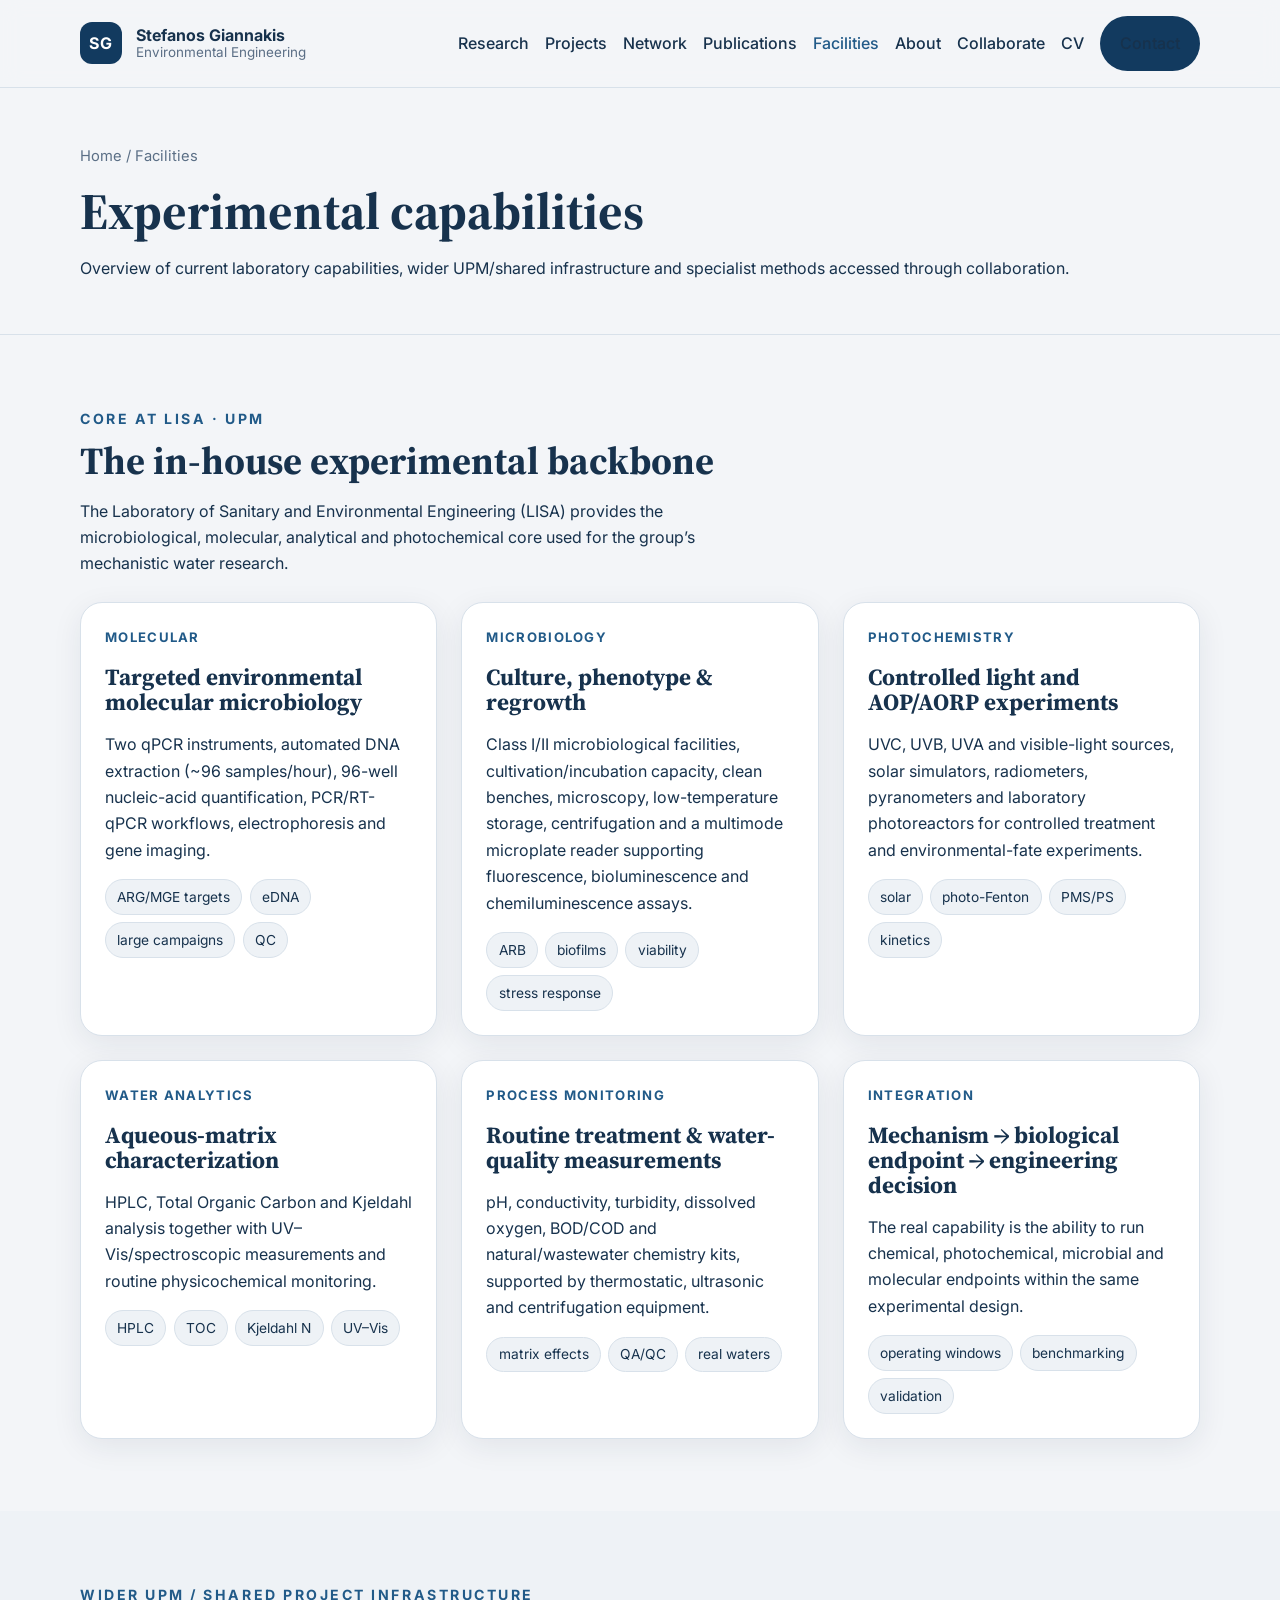
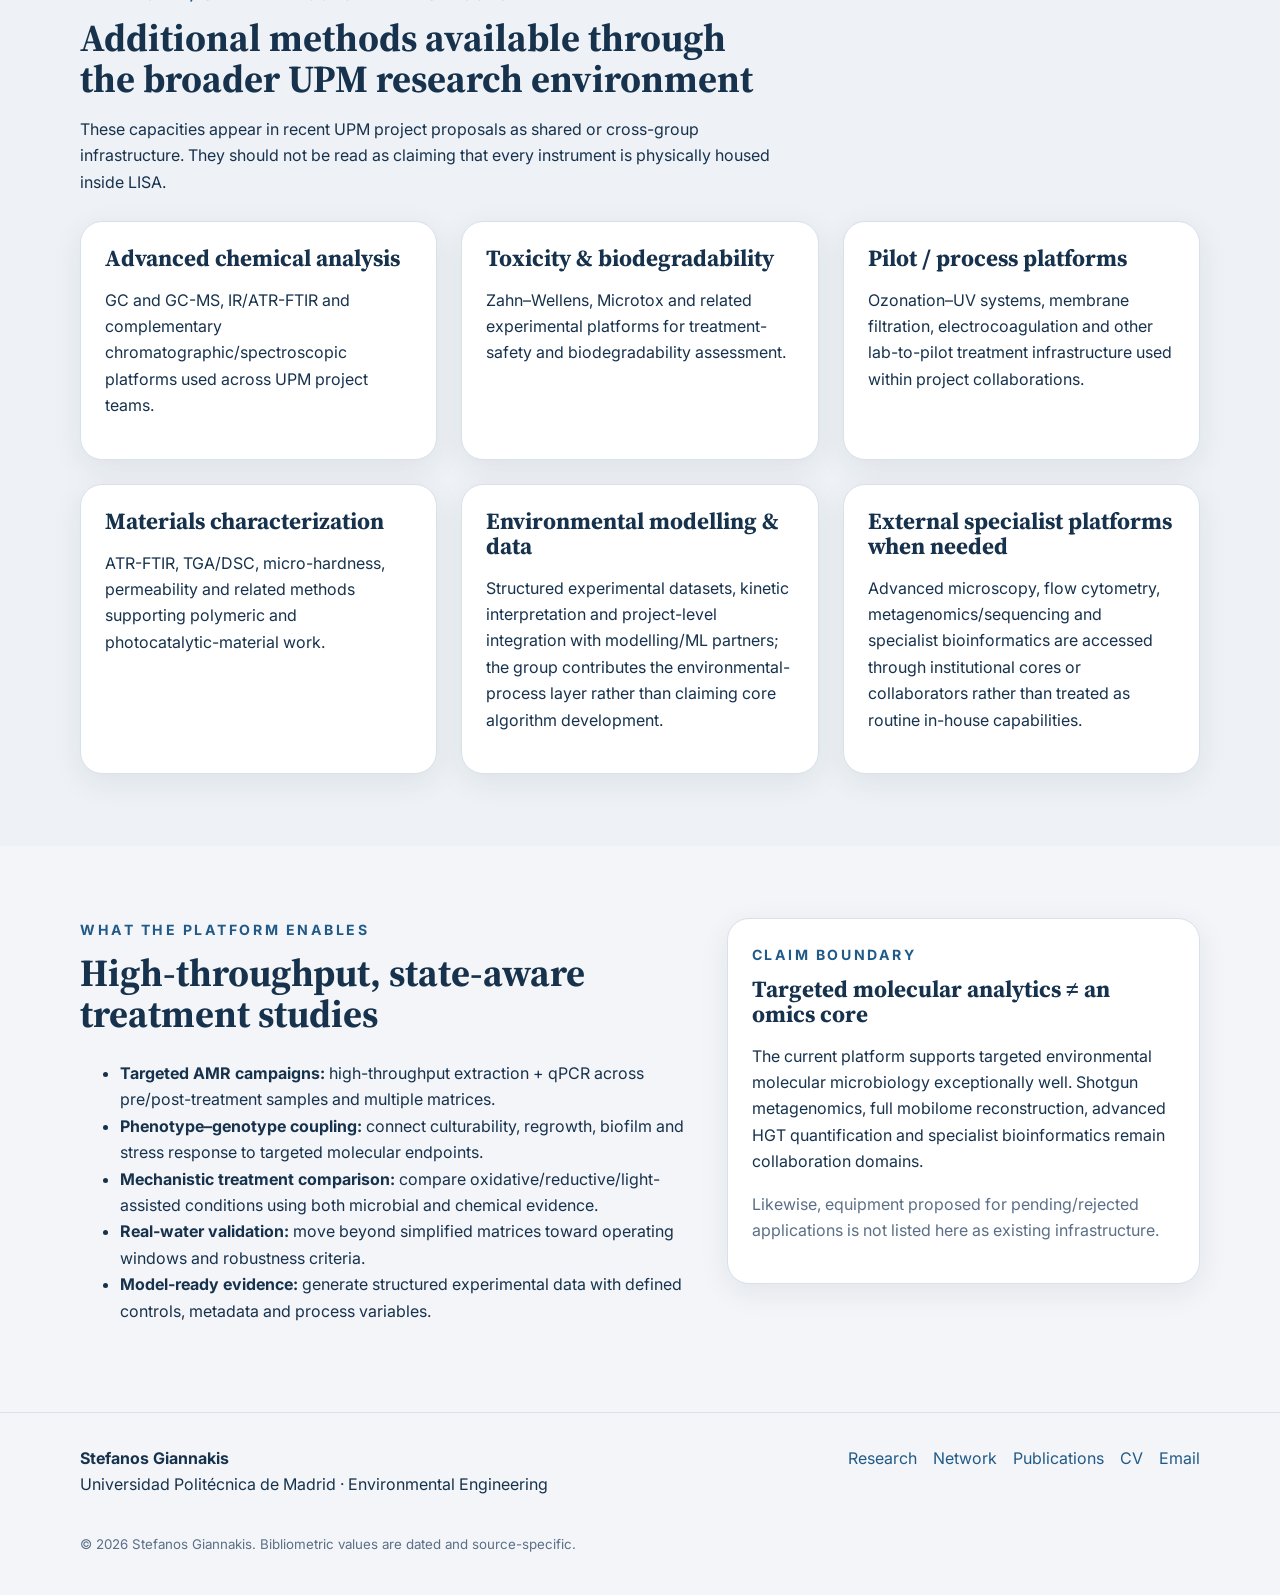
<file: facilities.html>
<!doctype html><html lang="en"><head><meta charset="utf-8"><meta name="viewport" content="width=device-width,initial-scale=1"><meta name="description" content="Experimental and analytical capabilities at LISA/UPM supporting environmental microbiology, AMR, photochemistry and water-treatment research."><meta property="og:title" content="Facilities | Stefanos Giannakis"><meta property="og:description" content="Experimental and analytical capabilities at LISA/UPM supporting environmental microbiology, AMR, photochemistry and water-treatment research."><meta property="og:type" content="website"><meta property="og:image" content="assets/portrait.jpg"><title>Facilities | Stefanos Giannakis</title><link rel="icon" href="favicon.svg" type="image/svg+xml"><link rel="preconnect" href="https://fonts.googleapis.com"><link rel="preconnect" href="https://fonts.gstatic.com" crossorigin><link href="https://fonts.googleapis.com/css2?family=Inter:wght@400;500;600;700&family=Source+Serif+4:opsz,wght@8..60,500;8..60,600&display=swap" rel="stylesheet"><link rel="stylesheet" href="styles.css"></head><body><a class="skip-link" href="#main">Skip to content</a><header class="site-header"><div class="shell nav-wrap"><a class="brand" href="index.html" aria-label="Home"><span class="brand-mark">SG</span><span class="brand-text"><strong>Stefanos Giannakis</strong><span>Environmental Engineering</span></span></a><button class="nav-toggle" type="button" aria-expanded="false" aria-controls="primary-nav"><span class="sr-only">Toggle navigation</span><span></span><span></span><span></span></button><nav id="primary-nav" class="primary-nav" aria-label="Primary"><a href="research.html">Research</a><a href="projects.html">Projects</a><a href="network.html">Network</a><a href="publications.html">Publications</a><a href="facilities.html" aria-current="page">Facilities</a><a href="about.html">About</a><a href="collaborate.html">Collaborate</a><a href="cv.html">CV</a><a class="nav-cta" href="mailto:stefanos.giannakis@upm.es">Contact</a></nav></div></header><main id="main">
<section class="page-hero"><div class="shell"><p class="breadcrumb"><a href="index.html">Home</a> / Facilities</p><h1>Experimental capabilities</h1><p>Overview of current laboratory capabilities, wider UPM/shared infrastructure and specialist methods accessed through collaboration.</p></div></section>

<section class="section"><div class="shell"><div class="section-heading reveal"><p class="eyebrow">Core at LISA · UPM</p><h2>The in-house experimental backbone</h2><p>The Laboratory of Sanitary and Environmental Engineering (LISA) provides the microbiological, molecular, analytical and photochemical core used for the group’s mechanistic water research.</p></div><div class="grid-3">
<article class="card reveal"><p class="card-index">Molecular</p><h3>Targeted environmental molecular microbiology</h3><p>Two qPCR instruments, automated DNA extraction (~96 samples/hour), 96-well nucleic-acid quantification, PCR/RT-qPCR workflows, electrophoresis and gene imaging.</p><ul class="mini-tags"><li>ARG/MGE targets</li><li>eDNA</li><li>large campaigns</li><li>QC</li></ul></article>
<article class="card reveal"><p class="card-index">Microbiology</p><h3>Culture, phenotype & regrowth</h3><p>Class I/II microbiological facilities, cultivation/incubation capacity, clean benches, microscopy, low-temperature storage, centrifugation and a multimode microplate reader supporting fluorescence, bioluminescence and chemiluminescence assays.</p><ul class="mini-tags"><li>ARB</li><li>biofilms</li><li>viability</li><li>stress response</li></ul></article>
<article class="card reveal"><p class="card-index">Photochemistry</p><h3>Controlled light and AOP/AORP experiments</h3><p>UVC, UVB, UVA and visible-light sources, solar simulators, radiometers, pyranometers and laboratory photoreactors for controlled treatment and environmental-fate experiments.</p><ul class="mini-tags"><li>solar</li><li>photo-Fenton</li><li>PMS/PS</li><li>kinetics</li></ul></article>
<article class="card reveal"><p class="card-index">Water analytics</p><h3>Aqueous-matrix characterization</h3><p>HPLC, Total Organic Carbon and Kjeldahl analysis together with UV–Vis/spectroscopic measurements and routine physicochemical monitoring.</p><ul class="mini-tags"><li>HPLC</li><li>TOC</li><li>Kjeldahl N</li><li>UV–Vis</li></ul></article>
<article class="card reveal"><p class="card-index">Process monitoring</p><h3>Routine treatment & water-quality measurements</h3><p>pH, conductivity, turbidity, dissolved oxygen, BOD/COD and natural/wastewater chemistry kits, supported by thermostatic, ultrasonic and centrifugation equipment.</p><ul class="mini-tags"><li>matrix effects</li><li>QA/QC</li><li>real waters</li></ul></article>
<article class="card reveal"><p class="card-index">Integration</p><h3>Mechanism → biological endpoint → engineering decision</h3><p>The real capability is the ability to run chemical, photochemical, microbial and molecular endpoints within the same experimental design.</p><ul class="mini-tags"><li>operating windows</li><li>benchmarking</li><li>validation</li></ul></article>
</div></div></section>

<section class="section section-soft"><div class="shell"><div class="section-heading reveal"><p class="eyebrow">Wider UPM / shared project infrastructure</p><h2>Additional methods available through the broader UPM research environment</h2><p>These capacities appear in recent UPM project proposals as shared or cross-group infrastructure. They should not be read as claiming that every instrument is physically housed inside LISA.</p></div><div class="grid-3">
<article class="card reveal"><h3>Advanced chemical analysis</h3><p>GC and GC-MS, IR/ATR-FTIR and complementary chromatographic/spectroscopic platforms used across UPM project teams.</p></article>
<article class="card reveal"><h3>Toxicity & biodegradability</h3><p>Zahn–Wellens, Microtox and related experimental platforms for treatment-safety and biodegradability assessment.</p></article>
<article class="card reveal"><h3>Pilot / process platforms</h3><p>Ozonation–UV systems, membrane filtration, electrocoagulation and other lab-to-pilot treatment infrastructure used within project collaborations.</p></article>
<article class="card reveal"><h3>Materials characterization</h3><p>ATR-FTIR, TGA/DSC, micro-hardness, permeability and related methods supporting polymeric and photocatalytic-material work.</p></article>
<article class="card reveal"><h3>Environmental modelling & data</h3><p>Structured experimental datasets, kinetic interpretation and project-level integration with modelling/ML partners; the group contributes the environmental-process layer rather than claiming core algorithm development.</p></article>
<article class="card reveal"><h3>External specialist platforms when needed</h3><p>Advanced microscopy, flow cytometry, metagenomics/sequencing and specialist bioinformatics are accessed through institutional cores or collaborators rather than treated as routine in-house capabilities.</p></article>
</div></div></section>

<section class="section"><div class="shell two-col"><div><div class="section-heading reveal"><p class="eyebrow">What the platform enables</p><h2>High-throughput, state-aware treatment studies</h2></div><ul class="list-clean reveal"><li><strong>Targeted AMR campaigns:</strong> high-throughput extraction + qPCR across pre/post-treatment samples and multiple matrices.</li><li><strong>Phenotype–genotype coupling:</strong> connect culturability, regrowth, biofilm and stress response to targeted molecular endpoints.</li><li><strong>Mechanistic treatment comparison:</strong> compare oxidative/reductive/light-assisted conditions using both microbial and chemical evidence.</li><li><strong>Real-water validation:</strong> move beyond simplified matrices toward operating windows and robustness criteria.</li><li><strong>Model-ready evidence:</strong> generate structured experimental data with defined controls, metadata and process variables.</li></ul></div><div><div class="callout reveal"><p class="eyebrow">Claim boundary</p><h3>Targeted molecular analytics ≠ an omics core</h3><p>The current platform supports targeted environmental molecular microbiology exceptionally well. Shotgun metagenomics, full mobilome reconstruction, advanced HGT quantification and specialist bioinformatics remain collaboration domains.</p><p class="fineprint">Likewise, equipment proposed for pending/rejected applications is not listed here as existing infrastructure.</p></div></div></div></section>
</main><footer class="footer"><div class="shell footer-grid"><div><strong>Stefanos Giannakis</strong><p>Universidad Politécnica de Madrid · Environmental Engineering</p></div><div class="footer-links"><a href="research.html">Research</a><a href="network.html">Network</a><a href="publications.html">Publications</a><a href="cv.html">CV</a><a href="mailto:stefanos.giannakis@upm.es">Email</a></div></div><div class="shell" style="margin-top:1rem"><small>© <span id="year"></span> Stefanos Giannakis. Bibliometric values are dated and source-specific.</small></div></footer><script src="script.js"></script></body></html>
</file>
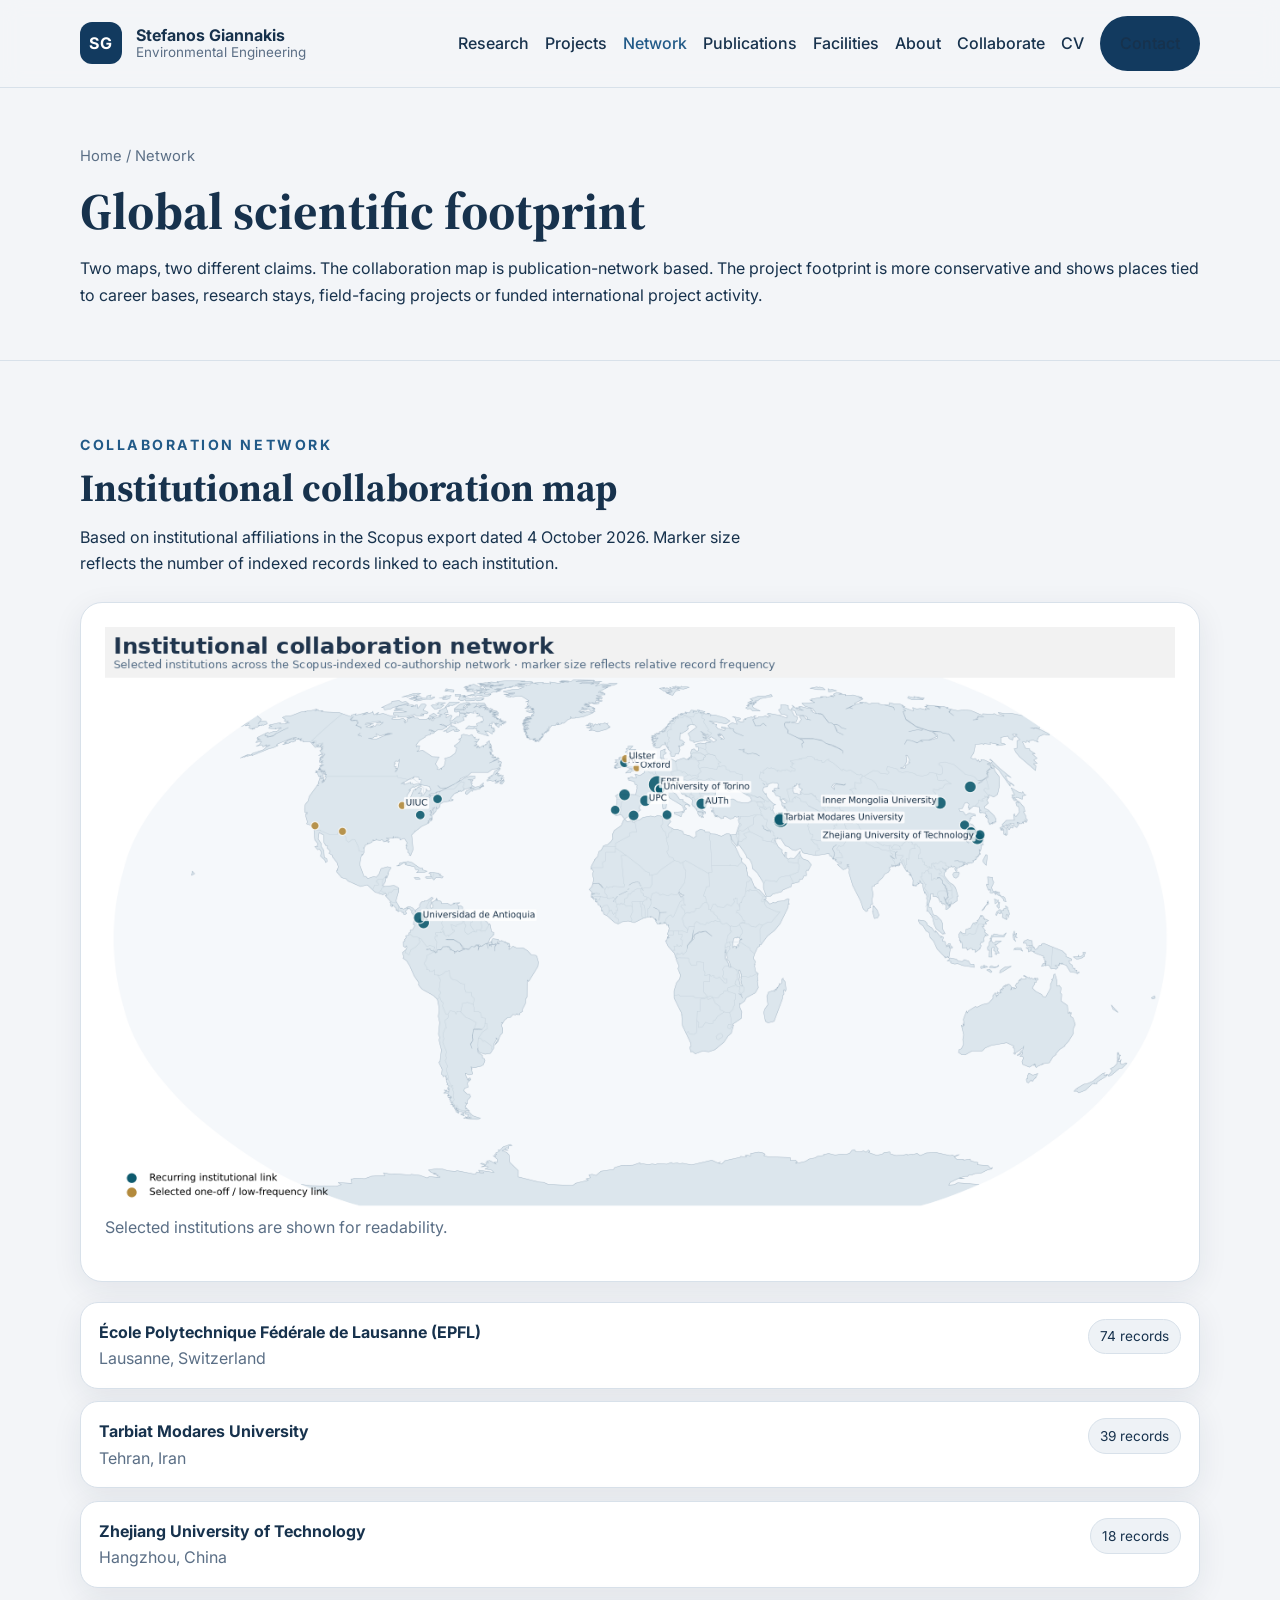
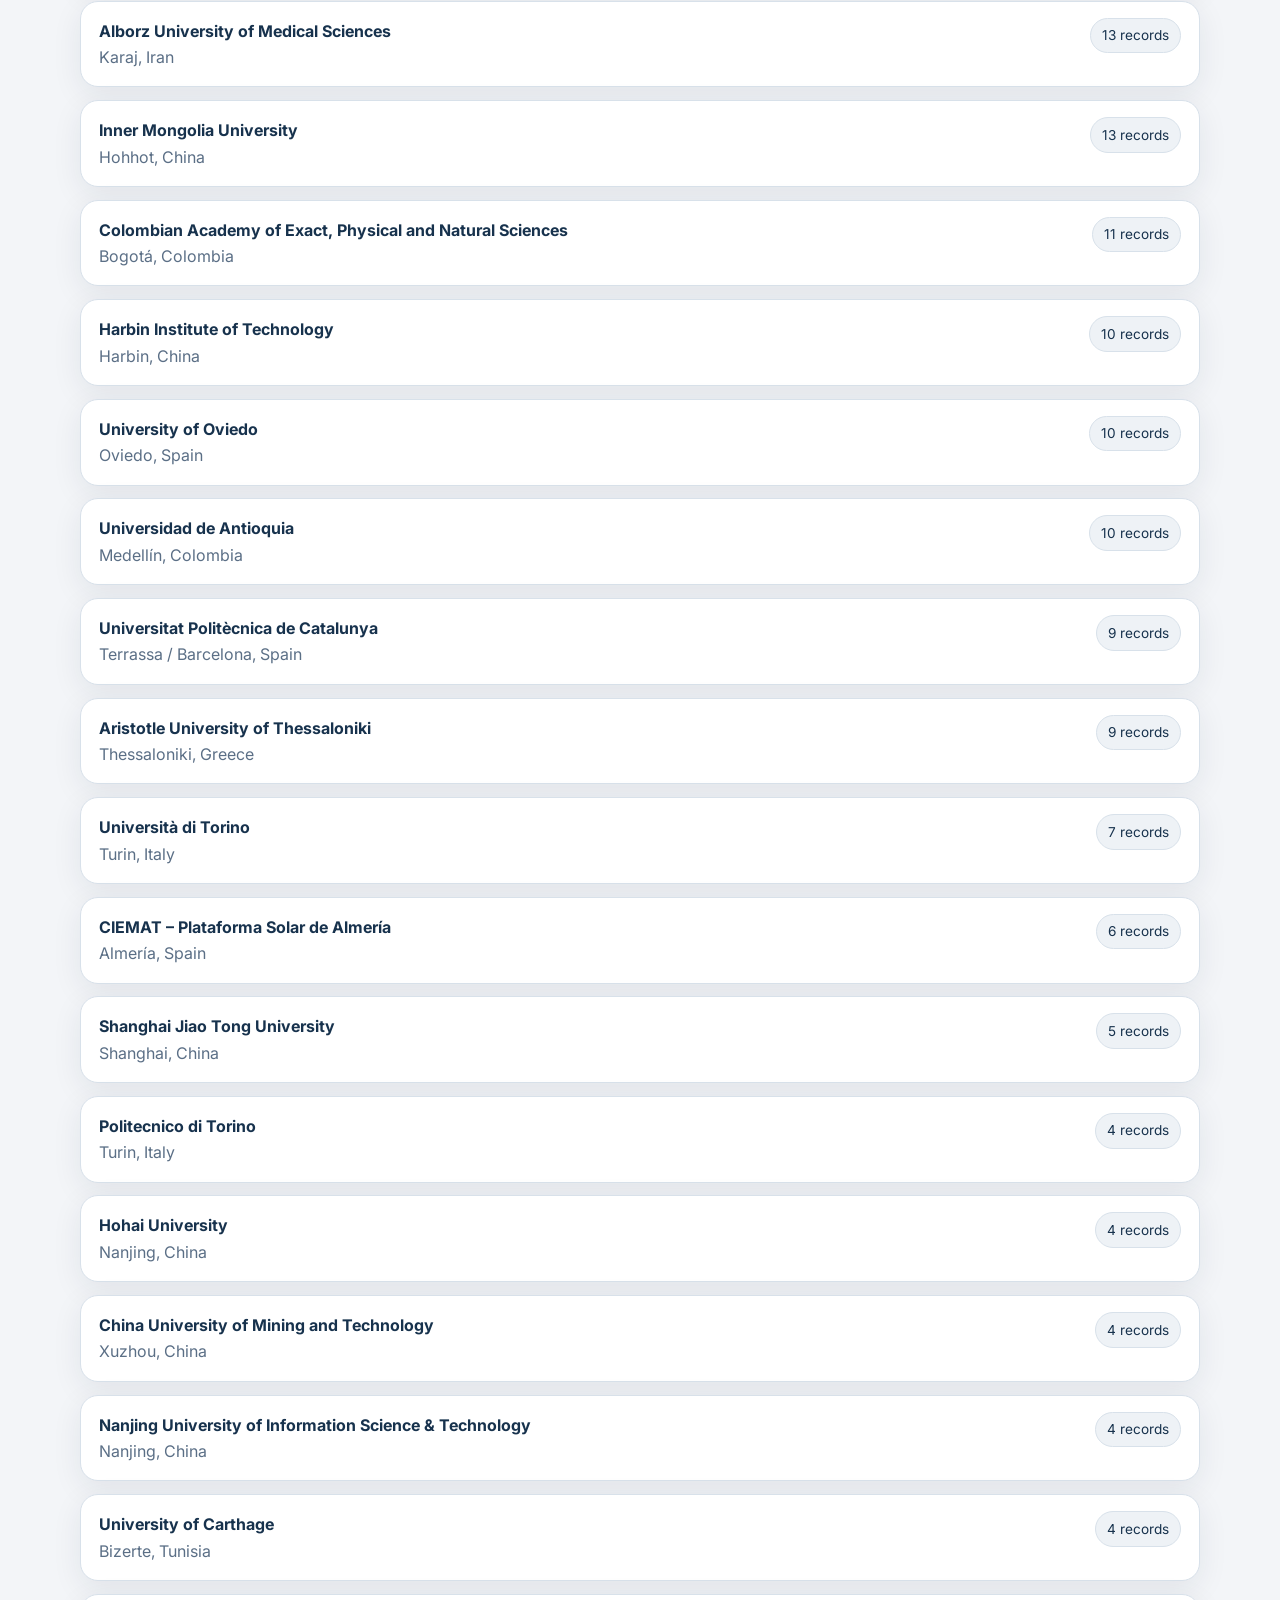
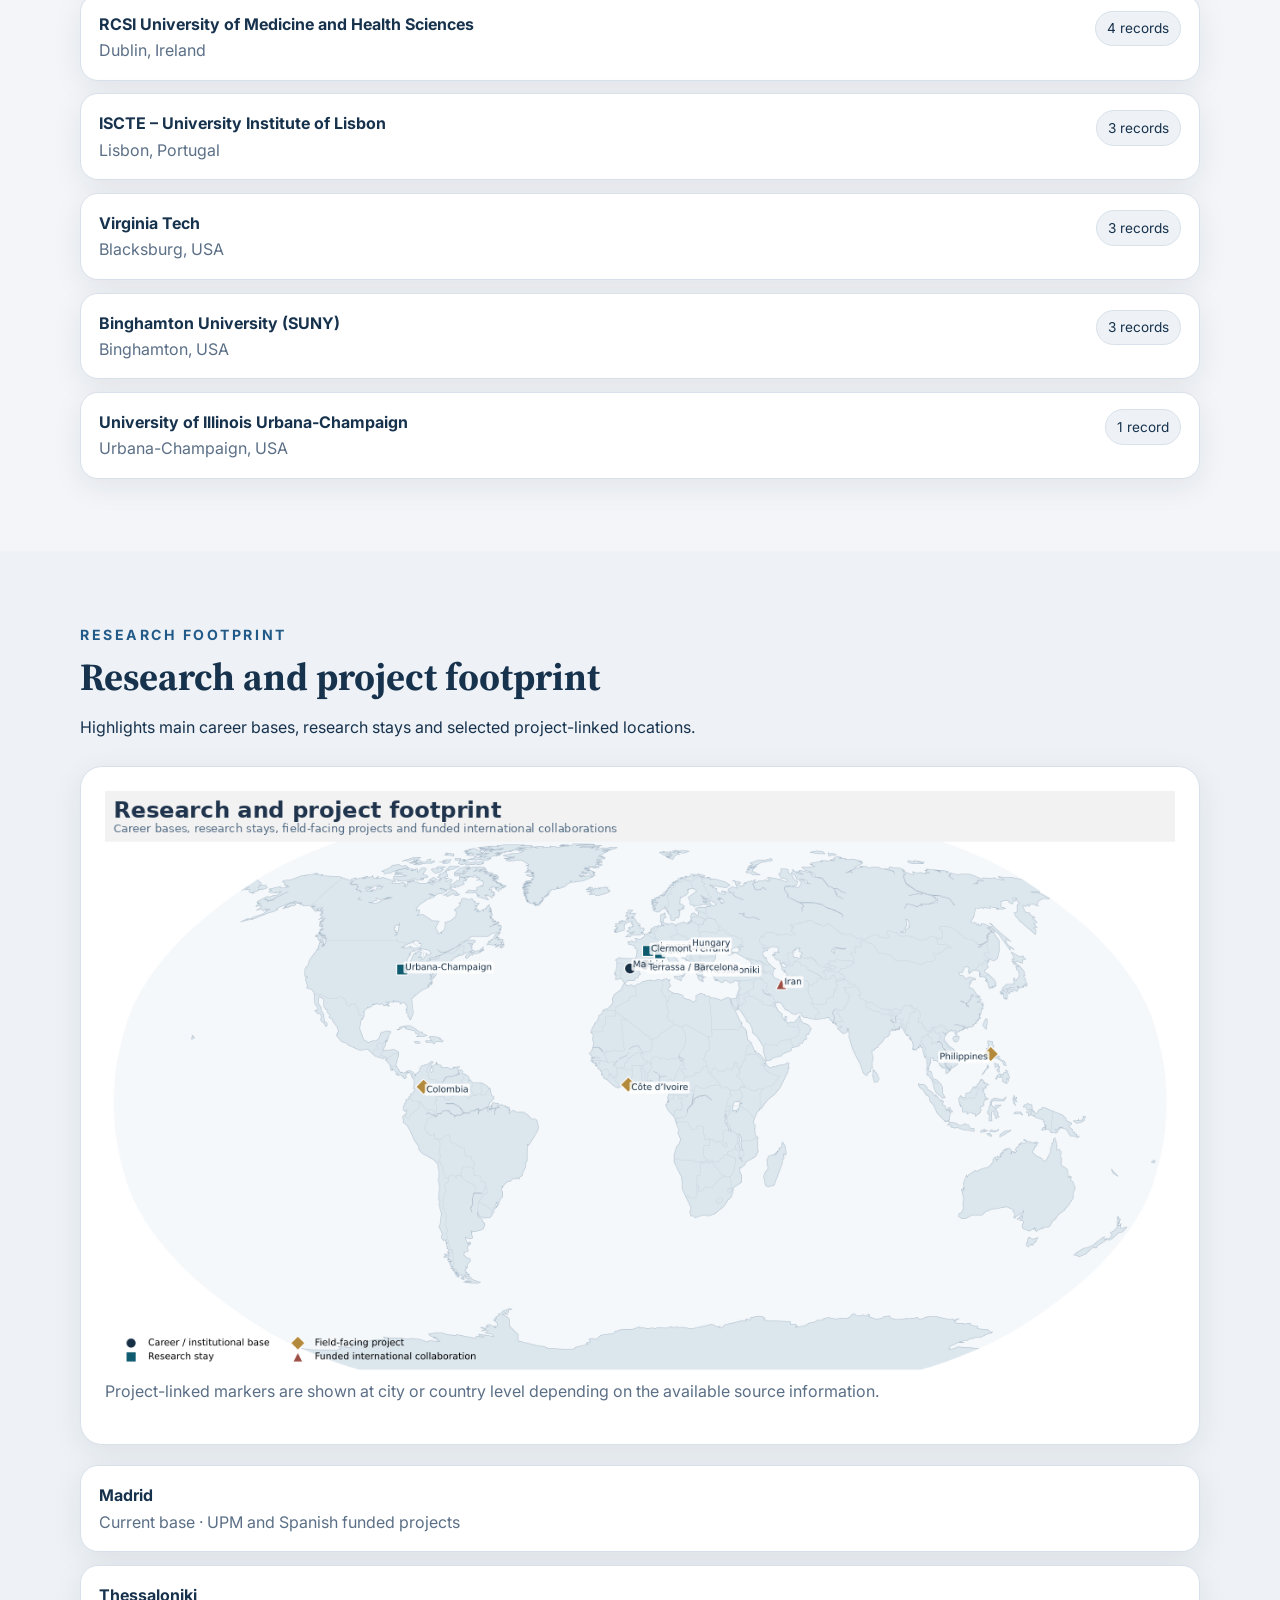
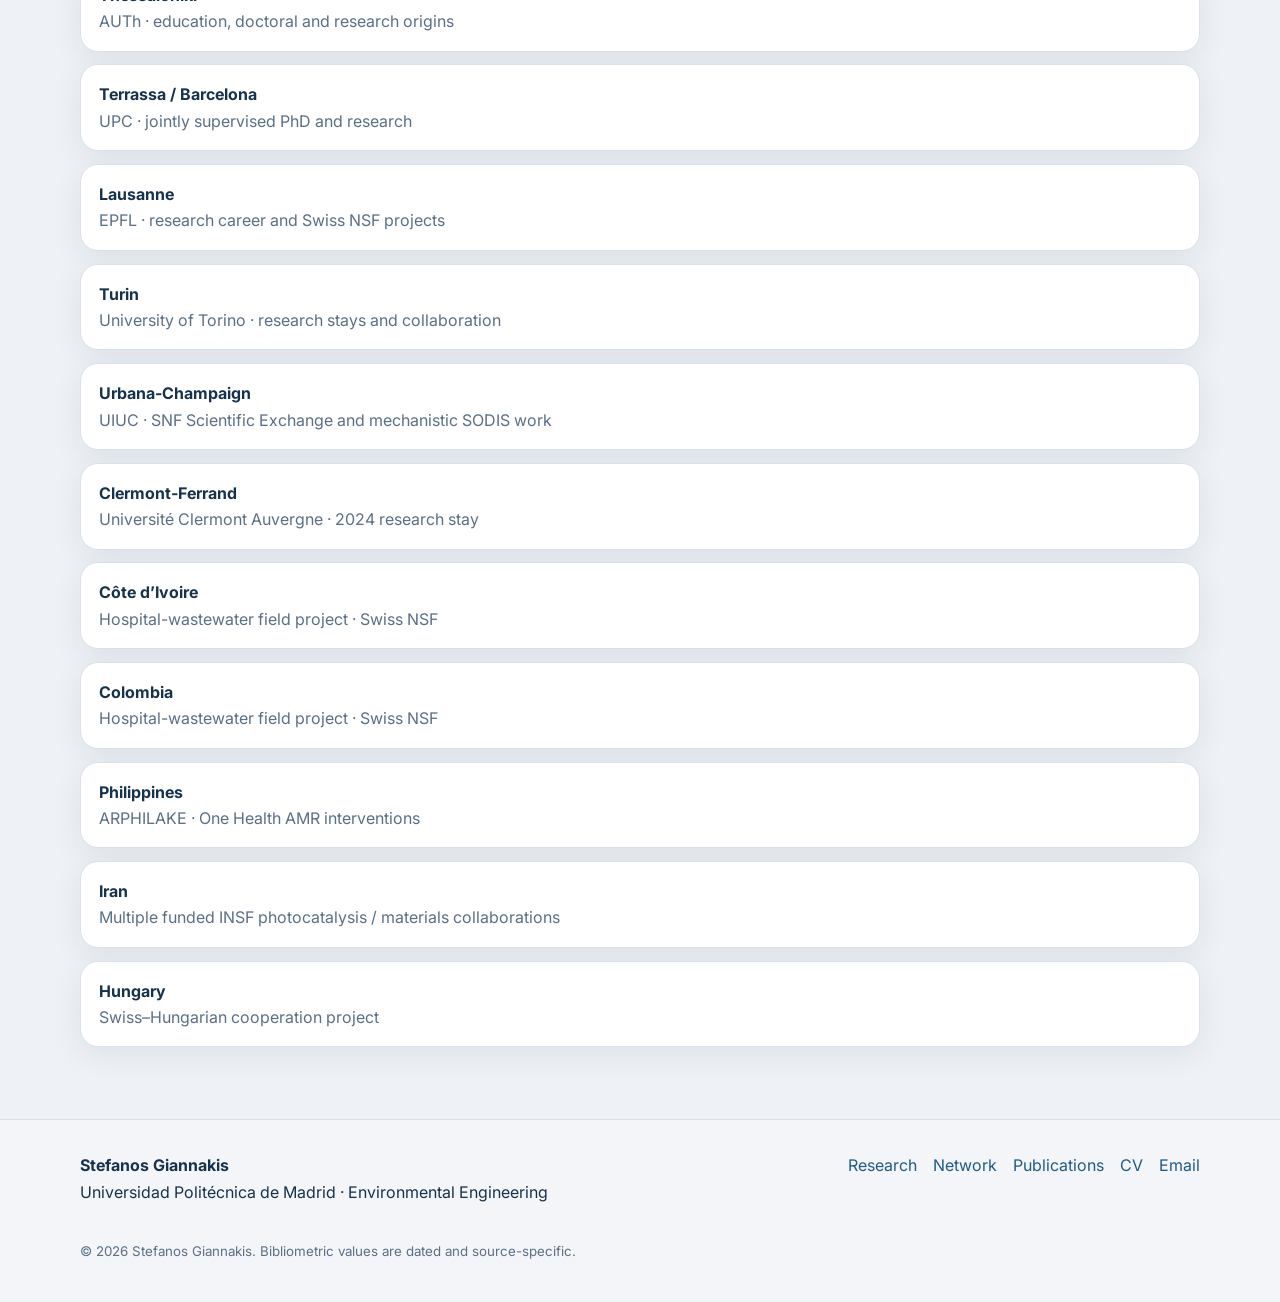
<file: network.html>
<!doctype html><html lang="en"><head><meta charset="utf-8"><meta name="viewport" content="width=device-width,initial-scale=1"><meta name="description" content="Global collaboration network and research/project footprint of Stefanos Giannakis."><meta property="og:title" content="Network | Stefanos Giannakis"><meta property="og:description" content="Global collaboration network and research/project footprint of Stefanos Giannakis."><meta property="og:type" content="website"><meta property="og:image" content="assets/portrait.jpg"><title>Network | Stefanos Giannakis</title><link rel="icon" href="favicon.svg" type="image/svg+xml"><link rel="preconnect" href="https://fonts.googleapis.com"><link rel="preconnect" href="https://fonts.gstatic.com" crossorigin><link href="https://fonts.googleapis.com/css2?family=Inter:wght@400;500;600;700&family=Source+Serif+4:opsz,wght@8..60,500;8..60,600&display=swap" rel="stylesheet"><link rel="stylesheet" href="styles.css"></head><body><a class="skip-link" href="#main">Skip to content</a><header class="site-header"><div class="shell nav-wrap"><a class="brand" href="index.html" aria-label="Home"><span class="brand-mark">SG</span><span class="brand-text"><strong>Stefanos Giannakis</strong><span>Environmental Engineering</span></span></a><button class="nav-toggle" type="button" aria-expanded="false" aria-controls="primary-nav"><span class="sr-only">Toggle navigation</span><span></span><span></span><span></span></button><nav id="primary-nav" class="primary-nav" aria-label="Primary"><a href="research.html">Research</a><a href="projects.html">Projects</a><a href="network.html" aria-current="page">Network</a><a href="publications.html">Publications</a><a href="facilities.html">Facilities</a><a href="about.html">About</a><a href="collaborate.html">Collaborate</a><a href="cv.html">CV</a><a class="nav-cta" href="mailto:stefanos.giannakis@upm.es">Contact</a></nav></div></header><main id="main">
<section class="page-hero"><div class="shell"><p class="breadcrumb"><a href="index.html">Home</a> / Network</p><h1>Global scientific footprint</h1><p>Two maps, two different claims. The collaboration map is publication-network based. The project footprint is more conservative and shows places tied to career bases, research stays, field-facing projects or funded international project activity.</p></div></section>
<section class="section"><div class="shell"><div class="section-heading reveal"><p class="eyebrow">Collaboration network</p><h2>Institutional collaboration map</h2><p>Based on institutional affiliations in the Scopus export dated 4 October 2026. Marker size reflects the number of indexed records linked to each institution.</p></div><div class="map-card reveal"><img src="assets/maps/collaboration-network.png" alt="World map showing selected institutions in the co-authorship network"><p class="map-caption">Selected institutions are shown for readability.</p></div><div class="institution-list reveal"><div class="institution-item"><div><strong>École Polytechnique Fédérale de Lausanne (EPFL)</strong><br><span class="fineprint">Lausanne, Switzerland</span></div><span class="count-badge">74 records</span></div><div class="institution-item"><div><strong>Tarbiat Modares University</strong><br><span class="fineprint">Tehran, Iran</span></div><span class="count-badge">39 records</span></div><div class="institution-item"><div><strong>Zhejiang University of Technology</strong><br><span class="fineprint">Hangzhou, China</span></div><span class="count-badge">18 records</span></div><div class="institution-item"><div><strong>Alborz University of Medical Sciences</strong><br><span class="fineprint">Karaj, Iran</span></div><span class="count-badge">13 records</span></div><div class="institution-item"><div><strong>Inner Mongolia University</strong><br><span class="fineprint">Hohhot, China</span></div><span class="count-badge">13 records</span></div><div class="institution-item"><div><strong>Colombian Academy of Exact, Physical and Natural Sciences</strong><br><span class="fineprint">Bogotá, Colombia</span></div><span class="count-badge">11 records</span></div><div class="institution-item"><div><strong>Harbin Institute of Technology</strong><br><span class="fineprint">Harbin, China</span></div><span class="count-badge">10 records</span></div><div class="institution-item"><div><strong>University of Oviedo</strong><br><span class="fineprint">Oviedo, Spain</span></div><span class="count-badge">10 records</span></div><div class="institution-item"><div><strong>Universidad de Antioquia</strong><br><span class="fineprint">Medellín, Colombia</span></div><span class="count-badge">10 records</span></div><div class="institution-item"><div><strong>Universitat Politècnica de Catalunya</strong><br><span class="fineprint">Terrassa / Barcelona, Spain</span></div><span class="count-badge">9 records</span></div><div class="institution-item"><div><strong>Aristotle University of Thessaloniki</strong><br><span class="fineprint">Thessaloniki, Greece</span></div><span class="count-badge">9 records</span></div><div class="institution-item"><div><strong>Università di Torino</strong><br><span class="fineprint">Turin, Italy</span></div><span class="count-badge">7 records</span></div><div class="institution-item"><div><strong>CIEMAT – Plataforma Solar de Almería</strong><br><span class="fineprint">Almería, Spain</span></div><span class="count-badge">6 records</span></div><div class="institution-item"><div><strong>Shanghai Jiao Tong University</strong><br><span class="fineprint">Shanghai, China</span></div><span class="count-badge">5 records</span></div><div class="institution-item"><div><strong>Politecnico di Torino</strong><br><span class="fineprint">Turin, Italy</span></div><span class="count-badge">4 records</span></div><div class="institution-item"><div><strong>Hohai University</strong><br><span class="fineprint">Nanjing, China</span></div><span class="count-badge">4 records</span></div><div class="institution-item"><div><strong>China University of Mining and Technology</strong><br><span class="fineprint">Xuzhou, China</span></div><span class="count-badge">4 records</span></div><div class="institution-item"><div><strong>Nanjing University of Information Science &amp; Technology</strong><br><span class="fineprint">Nanjing, China</span></div><span class="count-badge">4 records</span></div><div class="institution-item"><div><strong>University of Carthage</strong><br><span class="fineprint">Bizerte, Tunisia</span></div><span class="count-badge">4 records</span></div><div class="institution-item"><div><strong>RCSI University of Medicine and Health Sciences</strong><br><span class="fineprint">Dublin, Ireland</span></div><span class="count-badge">4 records</span></div><div class="institution-item"><div><strong>ISCTE – University Institute of Lisbon</strong><br><span class="fineprint">Lisbon, Portugal</span></div><span class="count-badge">3 records</span></div><div class="institution-item"><div><strong>Virginia Tech</strong><br><span class="fineprint">Blacksburg, USA</span></div><span class="count-badge">3 records</span></div><div class="institution-item"><div><strong>Binghamton University (SUNY)</strong><br><span class="fineprint">Binghamton, USA</span></div><span class="count-badge">3 records</span></div><div class="institution-item"><div><strong>University of Illinois Urbana-Champaign</strong><br><span class="fineprint">Urbana-Champaign, USA</span></div><span class="count-badge">1 record</span></div></div></div></section>
<section class="section section-soft"><div class="shell"><div class="section-heading reveal"><p class="eyebrow">Research footprint</p><h2>Research and project footprint</h2><p>Highlights main career bases, research stays and selected project-linked locations.</p></div><div class="map-card reveal"><img src="assets/maps/project-footprint.png" alt="World map showing career, research stay, field project and funded project locations"><p class="map-caption">Project-linked markers are shown at city or country level depending on the available source information.</p></div><div class="institution-list reveal"><div class="institution-item"><div><strong>Madrid</strong><br><span class="fineprint">Current base · UPM and Spanish funded projects</span></div></div><div class="institution-item"><div><strong>Thessaloniki</strong><br><span class="fineprint">AUTh · education, doctoral and research origins</span></div></div><div class="institution-item"><div><strong>Terrassa / Barcelona</strong><br><span class="fineprint">UPC · jointly supervised PhD and research</span></div></div><div class="institution-item"><div><strong>Lausanne</strong><br><span class="fineprint">EPFL · research career and Swiss NSF projects</span></div></div><div class="institution-item"><div><strong>Turin</strong><br><span class="fineprint">University of Torino · research stays and collaboration</span></div></div><div class="institution-item"><div><strong>Urbana-Champaign</strong><br><span class="fineprint">UIUC · SNF Scientific Exchange and mechanistic SODIS work</span></div></div><div class="institution-item"><div><strong>Clermont-Ferrand</strong><br><span class="fineprint">Université Clermont Auvergne · 2024 research stay</span></div></div><div class="institution-item"><div><strong>Côte d’Ivoire</strong><br><span class="fineprint">Hospital-wastewater field project · Swiss NSF</span></div></div><div class="institution-item"><div><strong>Colombia</strong><br><span class="fineprint">Hospital-wastewater field project · Swiss NSF</span></div></div><div class="institution-item"><div><strong>Philippines</strong><br><span class="fineprint">ARPHILAKE · One Health AMR interventions</span></div></div><div class="institution-item"><div><strong>Iran</strong><br><span class="fineprint">Multiple funded INSF photocatalysis / materials collaborations</span></div></div><div class="institution-item"><div><strong>Hungary</strong><br><span class="fineprint">Swiss–Hungarian cooperation project</span></div></div></div></div></section>
</main><footer class="footer"><div class="shell footer-grid"><div><strong>Stefanos Giannakis</strong><p>Universidad Politécnica de Madrid · Environmental Engineering</p></div><div class="footer-links"><a href="research.html">Research</a><a href="network.html">Network</a><a href="publications.html">Publications</a><a href="cv.html">CV</a><a href="mailto:stefanos.giannakis@upm.es">Email</a></div></div><div class="shell" style="margin-top:1rem"><small>© <span id="year"></span> Stefanos Giannakis. Bibliometric values are dated and source-specific.</small></div></footer><script src="script.js"></script></body></html>
</file>
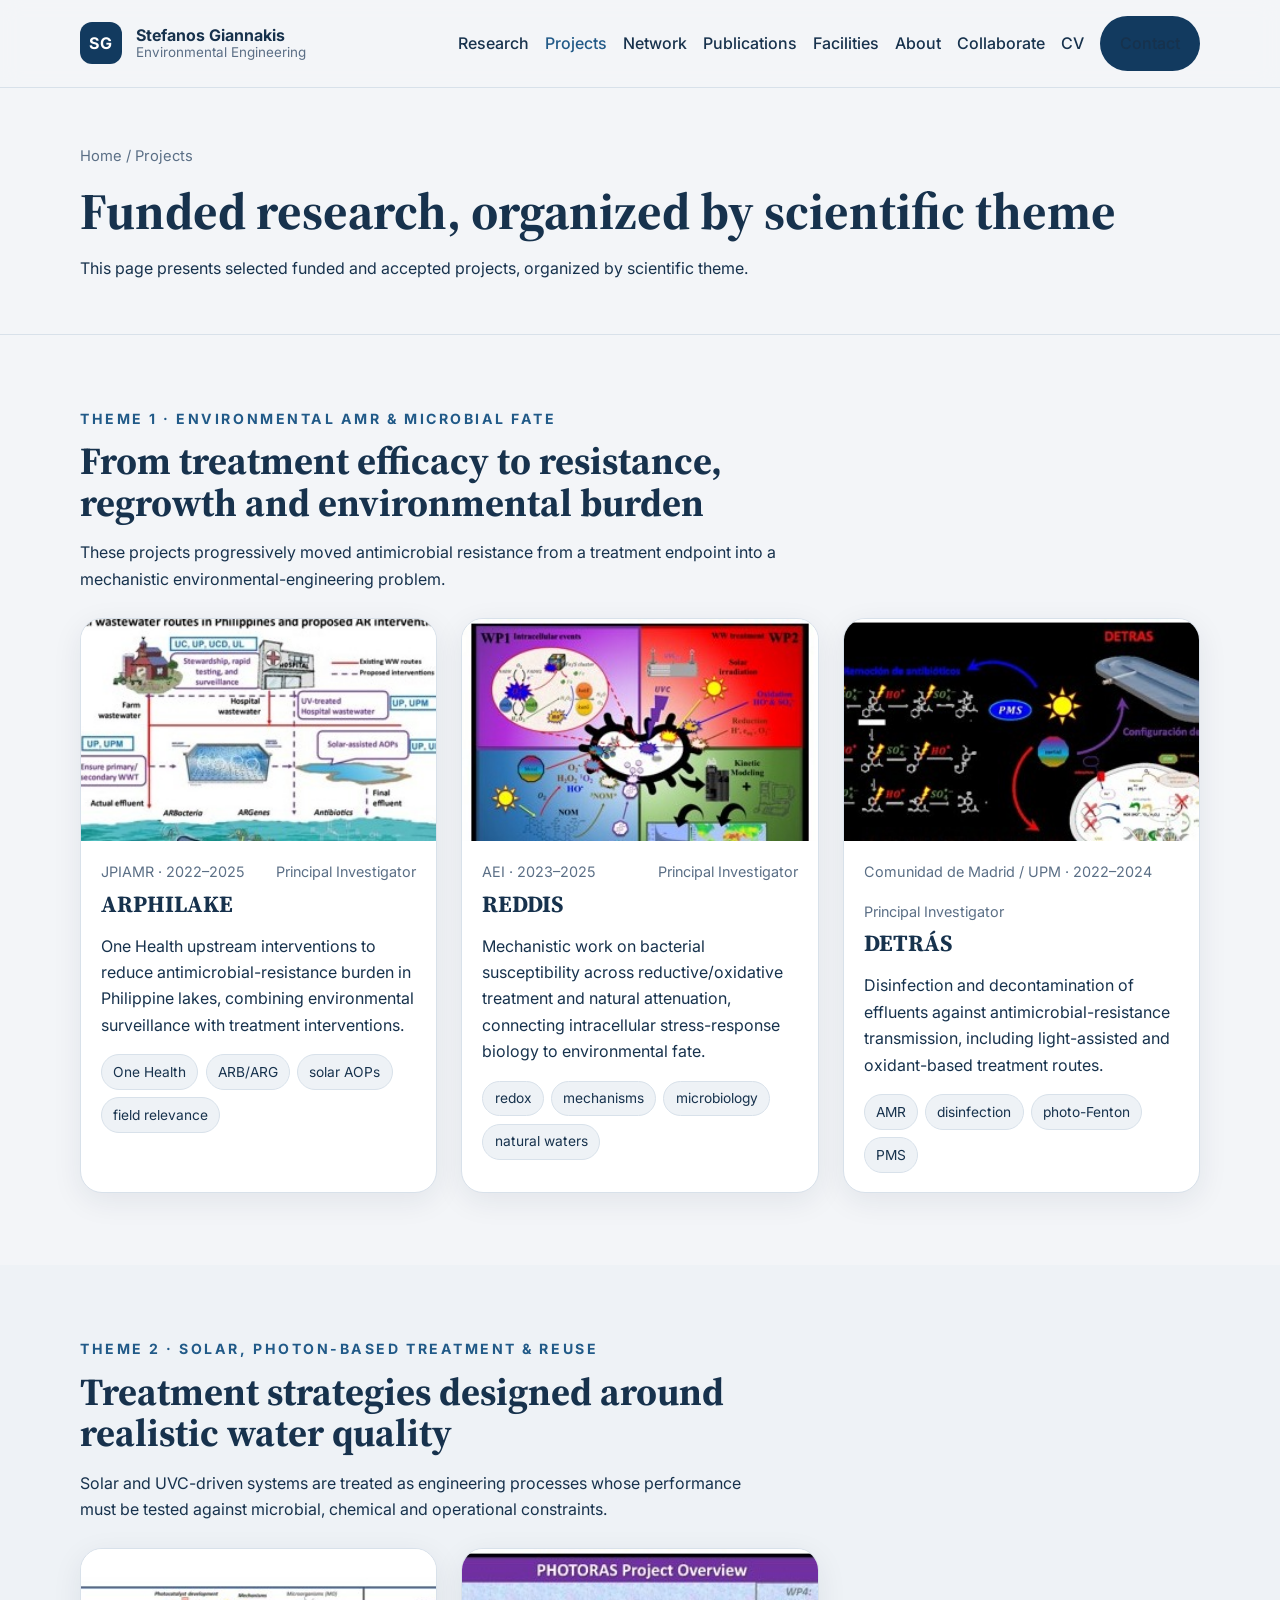
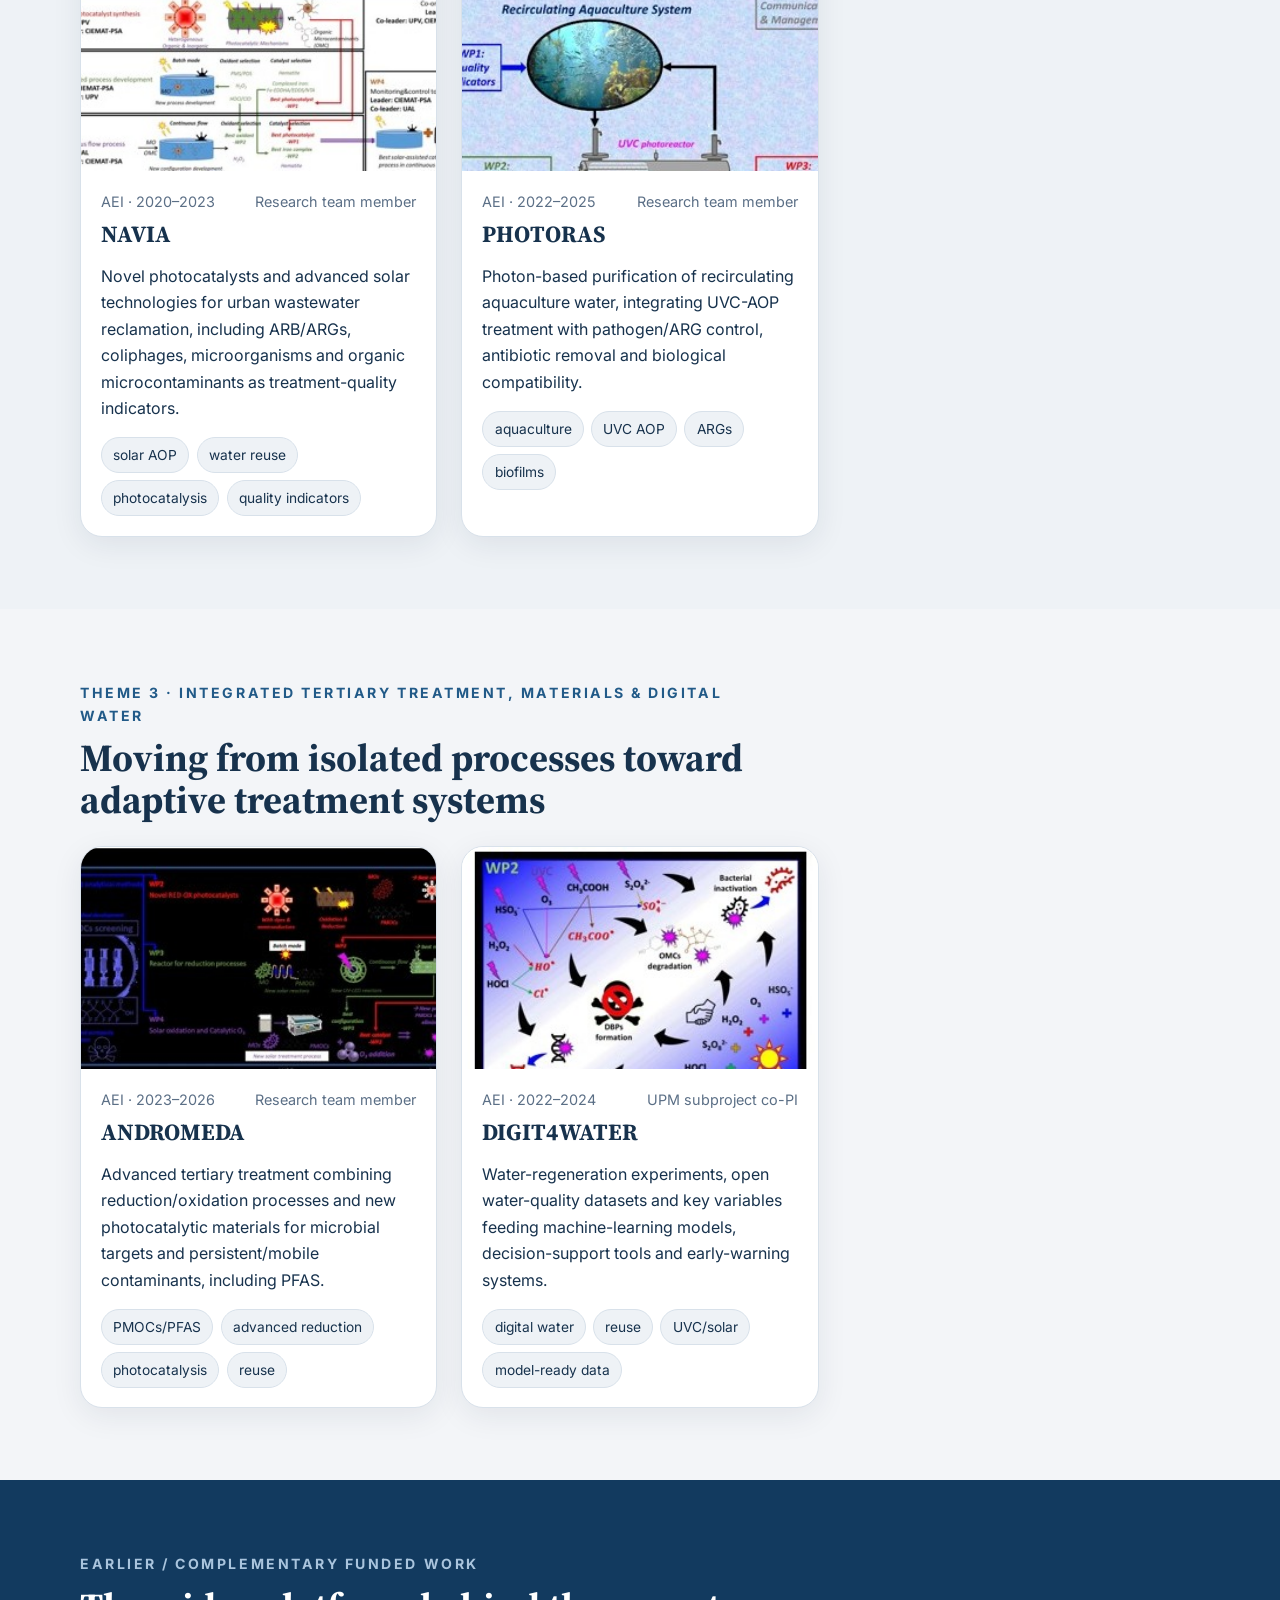
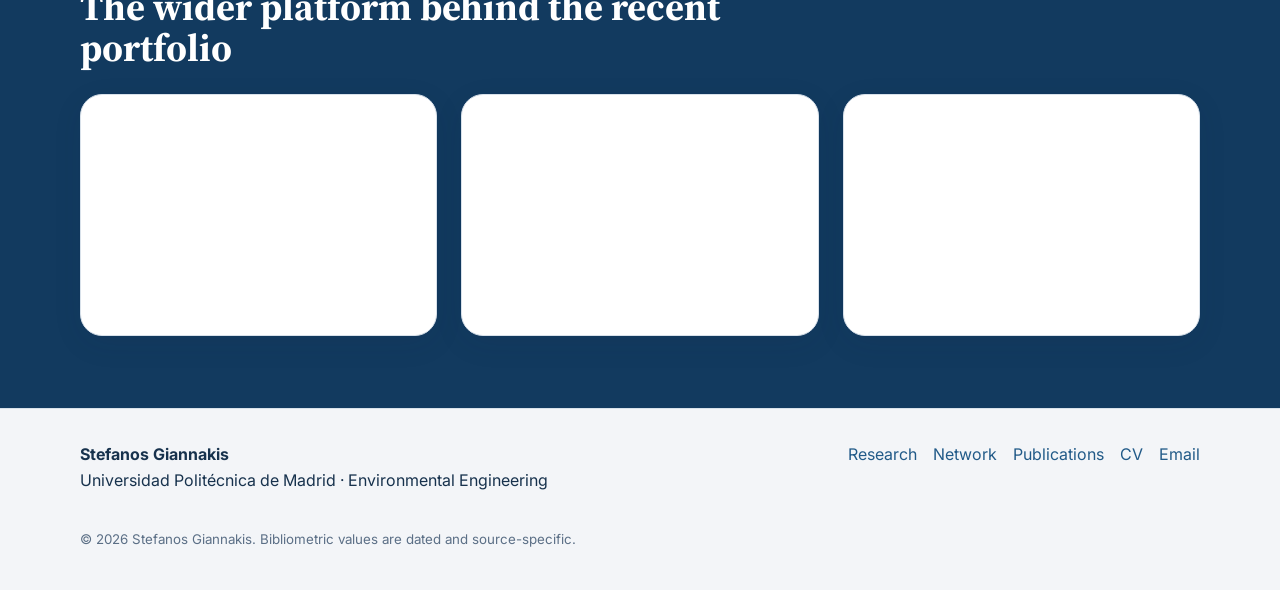
<file: projects.html>
<!doctype html><html lang="en"><head><meta charset="utf-8"><meta name="viewport" content="width=device-width,initial-scale=1"><meta name="description" content="Selected funded research projects of Stefanos Giannakis, organized by scientific theme."><meta property="og:title" content="Projects | Stefanos Giannakis"><meta property="og:description" content="Selected funded research projects of Stefanos Giannakis, organized by scientific theme."><meta property="og:type" content="website"><meta property="og:image" content="assets/portrait.jpg"><title>Projects | Stefanos Giannakis</title><link rel="icon" href="favicon.svg" type="image/svg+xml"><link rel="preconnect" href="https://fonts.googleapis.com"><link rel="preconnect" href="https://fonts.gstatic.com" crossorigin><link href="https://fonts.googleapis.com/css2?family=Inter:wght@400;500;600;700&family=Source+Serif+4:opsz,wght@8..60,500;8..60,600&display=swap" rel="stylesheet"><link rel="stylesheet" href="styles.css"></head><body><a class="skip-link" href="#main">Skip to content</a><header class="site-header"><div class="shell nav-wrap"><a class="brand" href="index.html" aria-label="Home"><span class="brand-mark">SG</span><span class="brand-text"><strong>Stefanos Giannakis</strong><span>Environmental Engineering</span></span></a><button class="nav-toggle" type="button" aria-expanded="false" aria-controls="primary-nav"><span class="sr-only">Toggle navigation</span><span></span><span></span><span></span></button><nav id="primary-nav" class="primary-nav" aria-label="Primary"><a href="research.html">Research</a><a href="projects.html" aria-current="page">Projects</a><a href="network.html">Network</a><a href="publications.html">Publications</a><a href="facilities.html">Facilities</a><a href="about.html">About</a><a href="collaborate.html">Collaborate</a><a href="cv.html">CV</a><a class="nav-cta" href="mailto:stefanos.giannakis@upm.es">Contact</a></nav></div></header><main id="main">
<section class="page-hero"><div class="shell"><p class="breadcrumb"><a href="index.html">Home</a> / Projects</p><h1>Funded research, organized by scientific theme</h1><p>This page presents selected funded and accepted projects, organized by scientific theme.</p></div></section>

<section class="section"><div class="shell"><div class="section-heading reveal"><p class="eyebrow">Theme 1 · Environmental AMR & microbial fate</p><h2>From treatment efficacy to resistance, regrowth and environmental burden</h2><p>These projects progressively moved antimicrobial resistance from a treatment endpoint into a mechanistic environmental-engineering problem.</p></div><div class="project-visual-grid">
<article class="project-visual-card reveal"><img src="assets/project-visuals/arphilake-flow.jpg" alt="ARPHILAKE intervention concept linking farm and hospital wastewater to lake AMR burden"><div class="project-visual-body"><div class="project-meta"><span>JPIAMR · 2022–2025</span><span>Principal Investigator</span></div><h3>ARPHILAKE</h3><p>One Health upstream interventions to reduce antimicrobial-resistance burden in Philippine lakes, combining environmental surveillance with treatment interventions.</p><ul class="mini-tags"><li>One Health</li><li>ARB/ARG</li><li>solar AOPs</li><li>field relevance</li></ul></div></article>
<article class="project-visual-card reveal"><img src="assets/project-visuals/reddis-concept.jpg" alt="REDDIS project concept connecting intracellular redox mechanisms, treatment and natural waters"><div class="project-visual-body"><div class="project-meta"><span>AEI · 2023–2025</span><span>Principal Investigator</span></div><h3>REDDIS</h3><p>Mechanistic work on bacterial susceptibility across reductive/oxidative treatment and natural attenuation, connecting intracellular stress-response biology to environmental fate.</p><ul class="mini-tags"><li>redox</li><li>mechanisms</li><li>microbiology</li><li>natural waters</li></ul></div></article>
<article class="project-visual-card reveal"><img src="assets/project-visuals/detras-concept.jpg" alt="DETRAS project concept for antibiotic and antimicrobial-resistance removal using solar-assisted treatment"><div class="project-visual-body"><div class="project-meta"><span>Comunidad de Madrid / UPM · 2022–2024</span><span>Principal Investigator</span></div><h3>DETRÁS</h3><p>Disinfection and decontamination of effluents against antimicrobial-resistance transmission, including light-assisted and oxidant-based treatment routes.</p><ul class="mini-tags"><li>AMR</li><li>disinfection</li><li>photo-Fenton</li><li>PMS</li></ul></div></article>
</div></div></section>

<section class="section section-soft"><div class="shell"><div class="section-heading reveal"><p class="eyebrow">Theme 2 · Solar, photon-based treatment & reuse</p><h2>Treatment strategies designed around realistic water quality</h2><p>Solar and UVC-driven systems are treated as engineering processes whose performance must be tested against microbial, chemical and operational constraints.</p></div><div class="project-visual-grid">
<article class="project-visual-card reveal"><img src="assets/project-visuals/navia-overview.jpg" alt="NAVIA project workflow for solar advanced oxidation and wastewater reuse"><div class="project-visual-body"><div class="project-meta"><span>AEI · 2020–2023</span><span>Research team member</span></div><h3>NAVIA</h3><p>Novel photocatalysts and advanced solar technologies for urban wastewater reclamation, including ARB/ARGs, coliphages, microorganisms and organic microcontaminants as treatment-quality indicators.</p><ul class="mini-tags"><li>solar AOP</li><li>water reuse</li><li>photocatalysis</li><li>quality indicators</li></ul></div></article>
<article class="project-visual-card reveal"><img src="assets/project-visuals/photoras-overview.jpg" alt="PHOTORAS project overview showing quality indicators, UVC treatment and photocatalysis in recirculating aquaculture systems"><div class="project-visual-body"><div class="project-meta"><span>AEI · 2022–2025</span><span>Research team member</span></div><h3>PHOTORAS</h3><p>Photon-based purification of recirculating aquaculture water, integrating UVC-AOP treatment with pathogen/ARG control, antibiotic removal and biological compatibility.</p><ul class="mini-tags"><li>aquaculture</li><li>UVC AOP</li><li>ARGs</li><li>biofilms</li></ul></div></article>
</div></div></section>

<section class="section"><div class="shell"><div class="section-heading reveal"><p class="eyebrow">Theme 3 · Integrated tertiary treatment, materials & digital water</p><h2>Moving from isolated processes toward adaptive treatment systems</h2></div><div class="project-visual-grid">
<article class="project-visual-card reveal"><img src="assets/project-visuals/andromeda-overview.jpg" alt="ANDROMEDA project workflow for advanced reduction and oxidation processes, photocatalytic materials and water-quality monitoring"><div class="project-visual-body"><div class="project-meta"><span>AEI · 2023–2026</span><span>Research team member</span></div><h3>ANDROMEDA</h3><p>Advanced tertiary treatment combining reduction/oxidation processes and new photocatalytic materials for microbial targets and persistent/mobile contaminants, including PFAS.</p><ul class="mini-tags"><li>PMOCs/PFAS</li><li>advanced reduction</li><li>photocatalysis</li><li>reuse</li></ul></div></article>
<article class="project-visual-card reveal"><img src="assets/project-visuals/digit4water-mechanism.jpg" alt="DIGIT4WATER mechanism diagram linking UVC and solar processes to contaminant and microbial endpoints"><div class="project-visual-body"><div class="project-meta"><span>AEI · 2022–2024</span><span>UPM subproject co-PI</span></div><h3>DIGIT4WATER</h3><p>Water-regeneration experiments, open water-quality datasets and key variables feeding machine-learning models, decision-support tools and early-warning systems.</p><ul class="mini-tags"><li>digital water</li><li>reuse</li><li>UVC/solar</li><li>model-ready data</li></ul></div></article>
</div></div></section>

<section class="section section-dark"><div class="shell"><div class="section-heading reveal"><p class="eyebrow eyebrow-light">Earlier / complementary funded work</p><h2>The wider platform behind the recent portfolio</h2></div><div class="grid-3"><article class="card reveal"><h3>WATERSPOUTT</h3><p>H2020 · WP4 co-leader / leading-partner contribution on disinfection and treatment enhancement for decentralized point-of-use water systems.</p></article><article class="card reveal"><h3>Hospital wastewater · Côte d’Ivoire & Colombia</h3><p>Swiss National Science Foundation project applying advanced oxidation processes in field-relevant international settings.</p></article><article class="card reveal"><h3>Photocatalysis & functional materials</h3><p>Multiple funded international collaborations on magnetic MgO, g-C<sub>3</sub>N<sub>4</sub>, TiO<sub>2</sub>/Bi<sub>2</sub>WO<sub>6</sub>, modified Al<sub>2</sub>O<sub>3</sub> and carbon-quantum-dot systems.</p></article></div></div></section>
</main><footer class="footer"><div class="shell footer-grid"><div><strong>Stefanos Giannakis</strong><p>Universidad Politécnica de Madrid · Environmental Engineering</p></div><div class="footer-links"><a href="research.html">Research</a><a href="network.html">Network</a><a href="publications.html">Publications</a><a href="cv.html">CV</a><a href="mailto:stefanos.giannakis@upm.es">Email</a></div></div><div class="shell" style="margin-top:1rem"><small>© <span id="year"></span> Stefanos Giannakis. Bibliometric values are dated and source-specific.</small></div></footer><script src="script.js"></script></body></html>
</file>
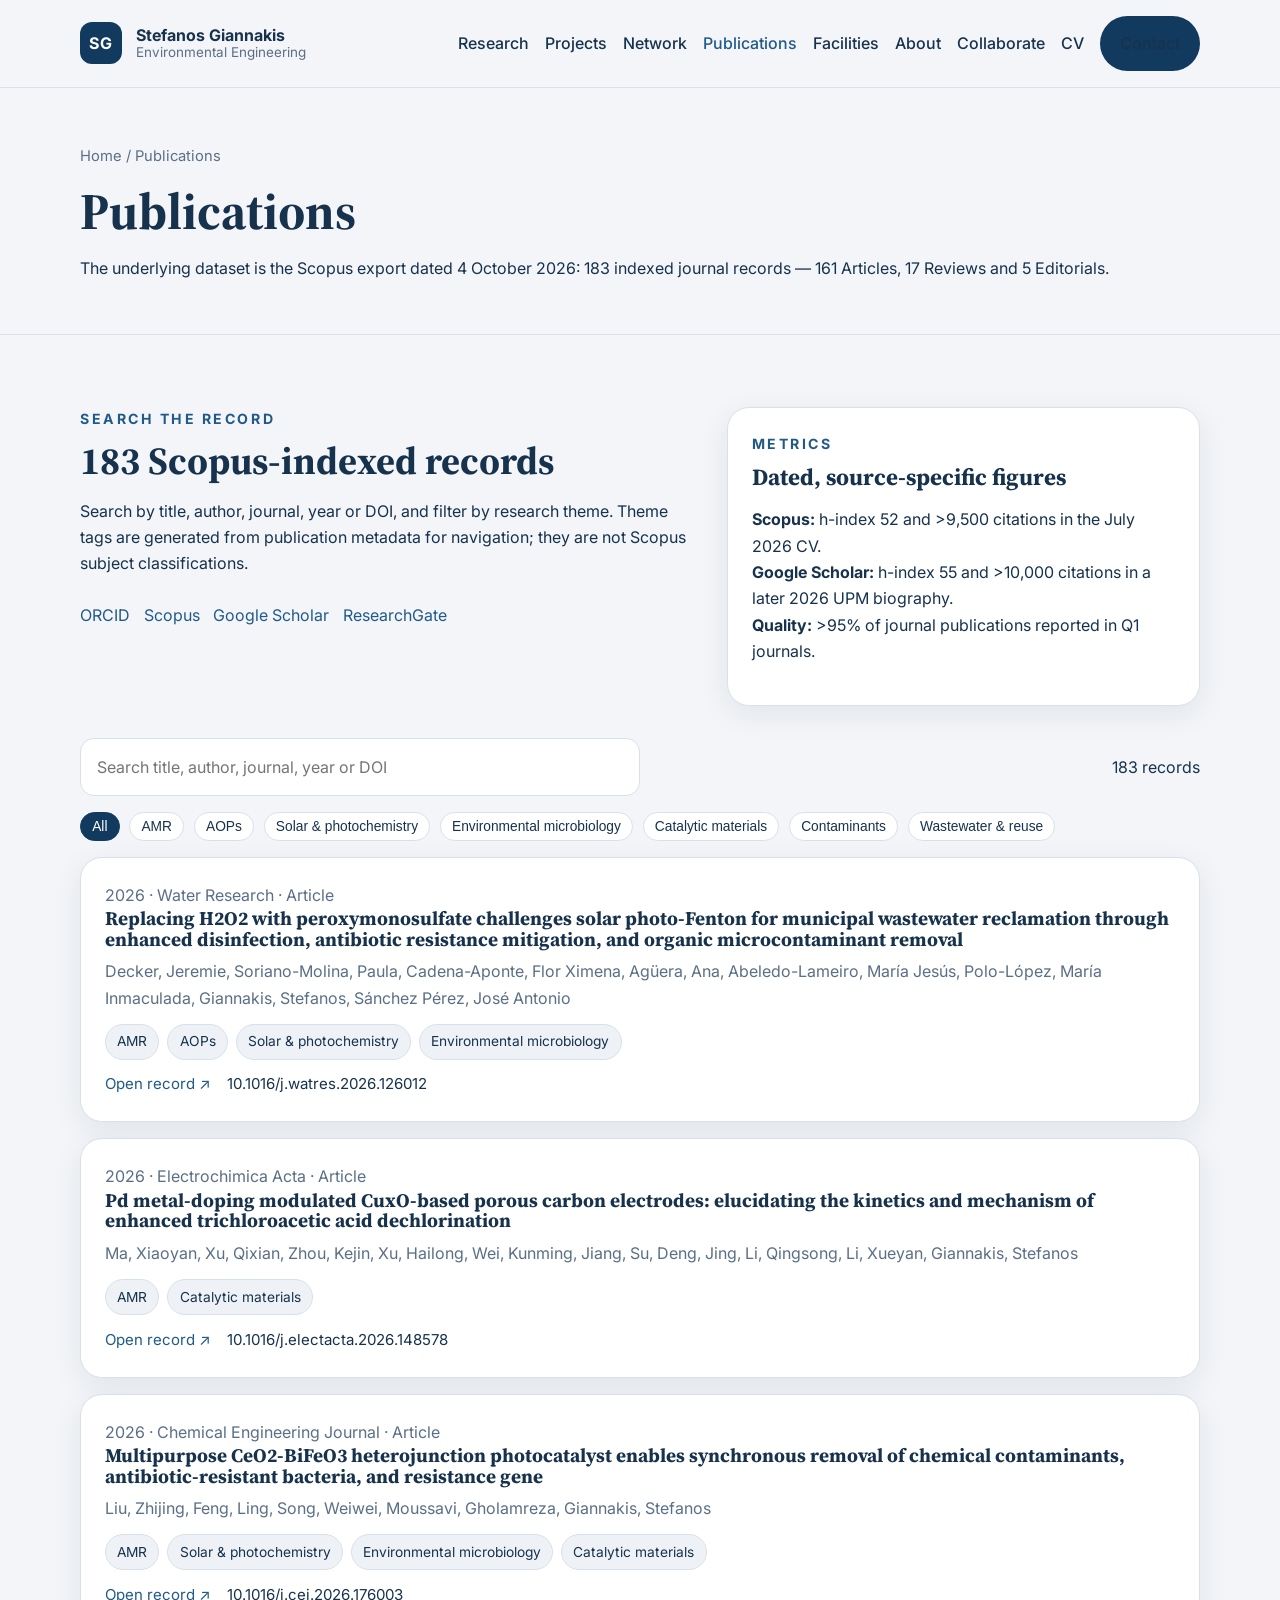
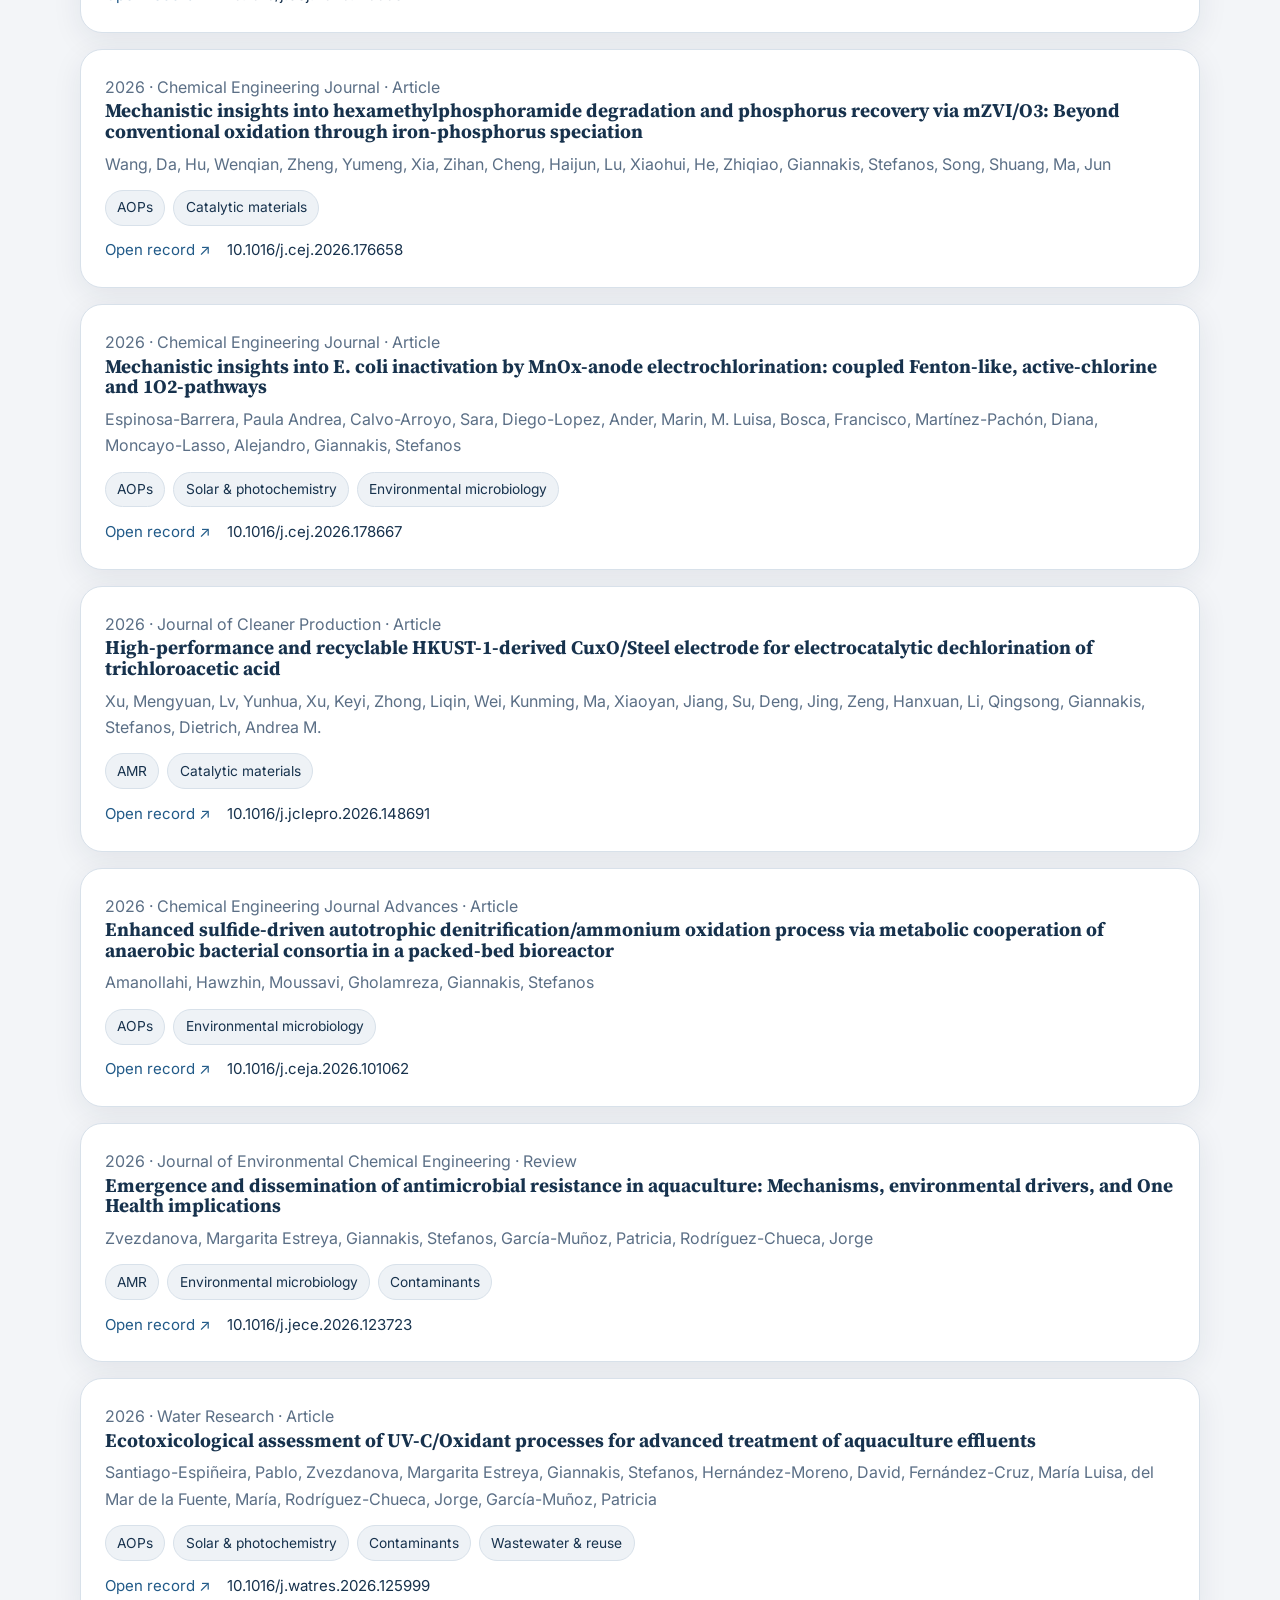
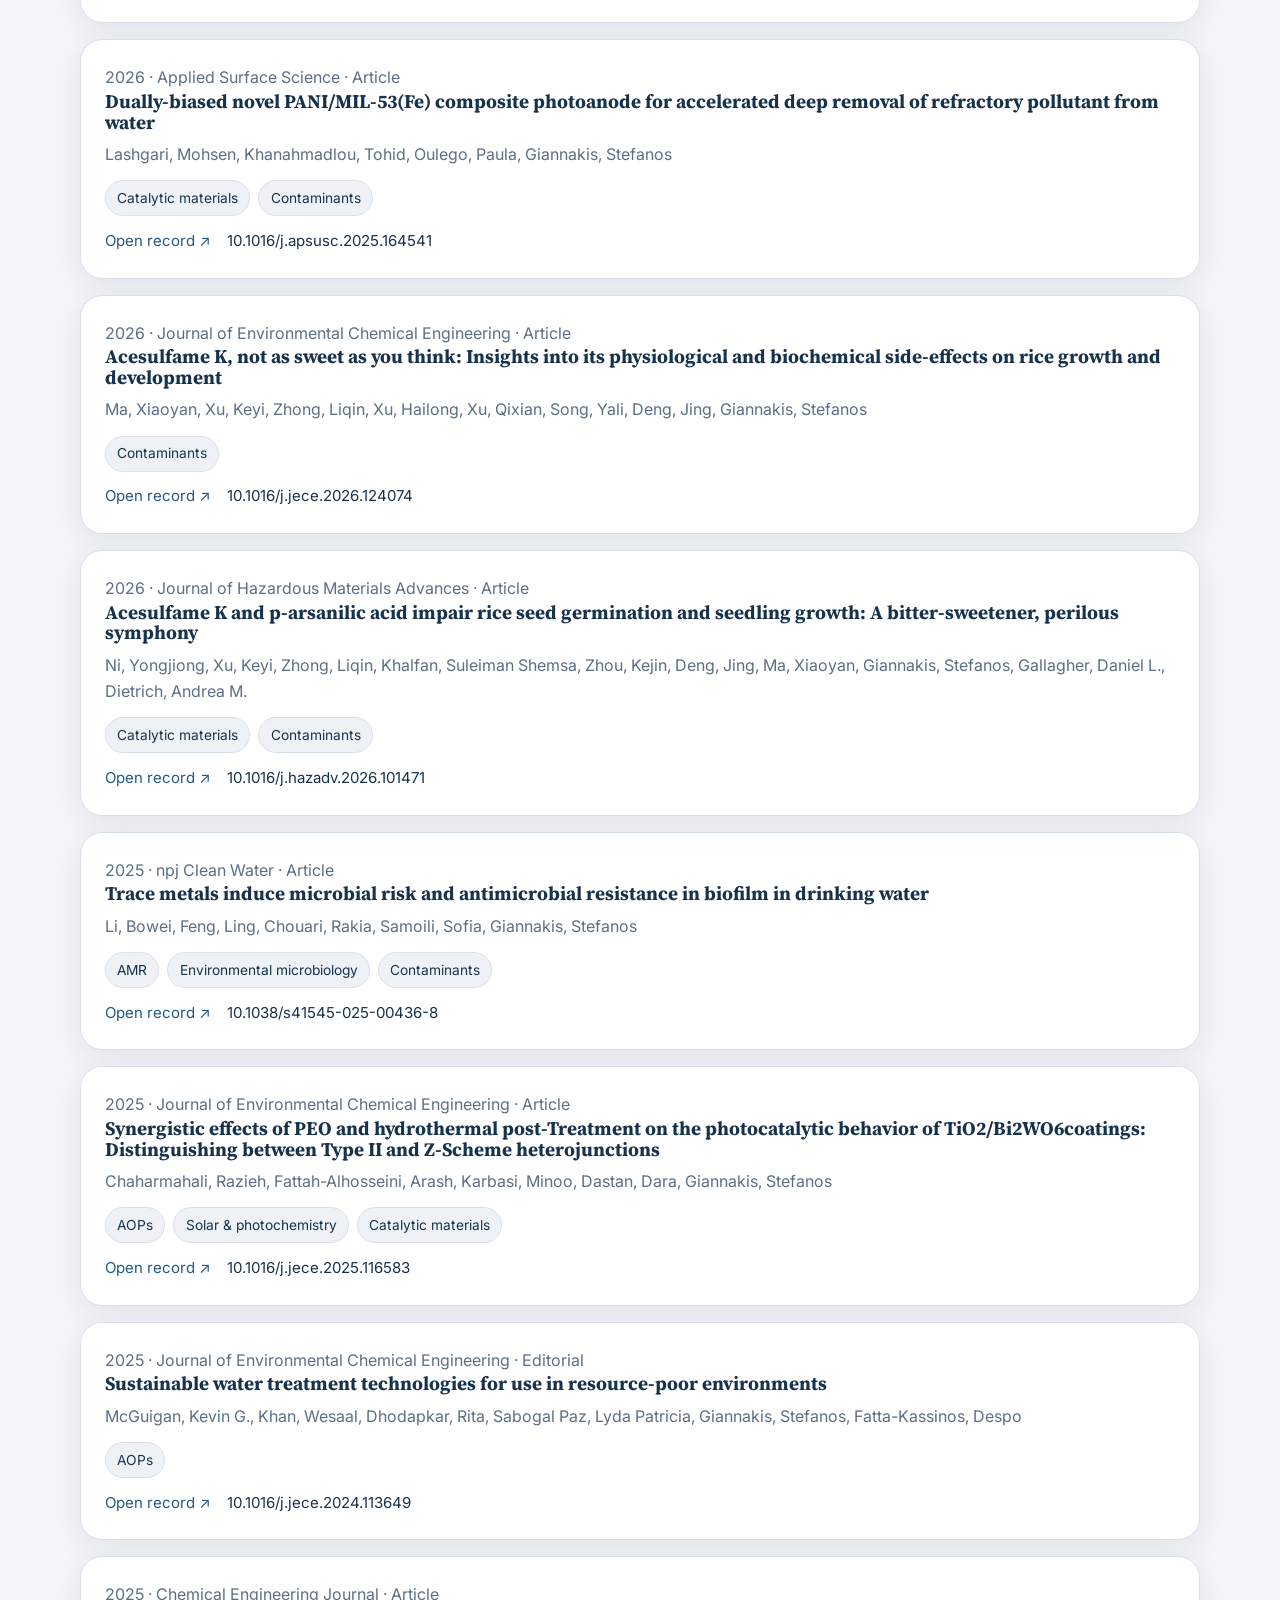
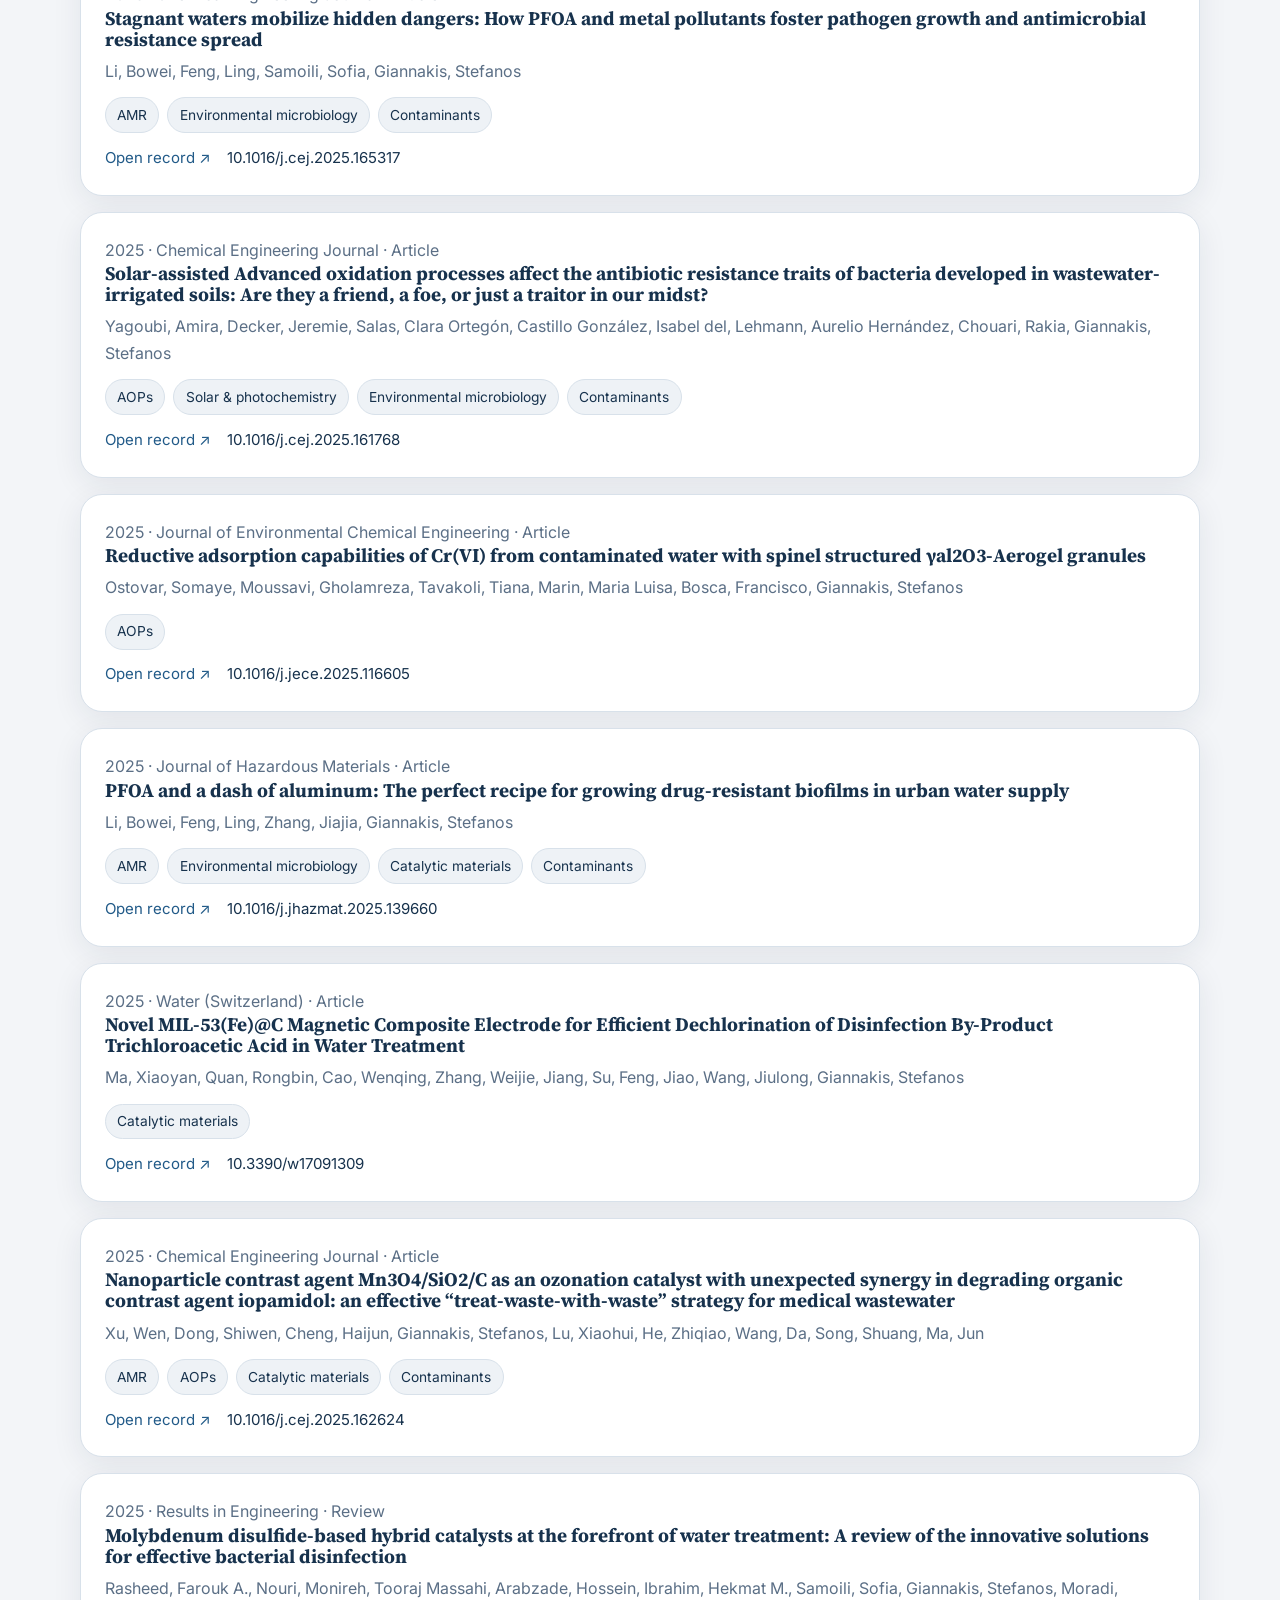
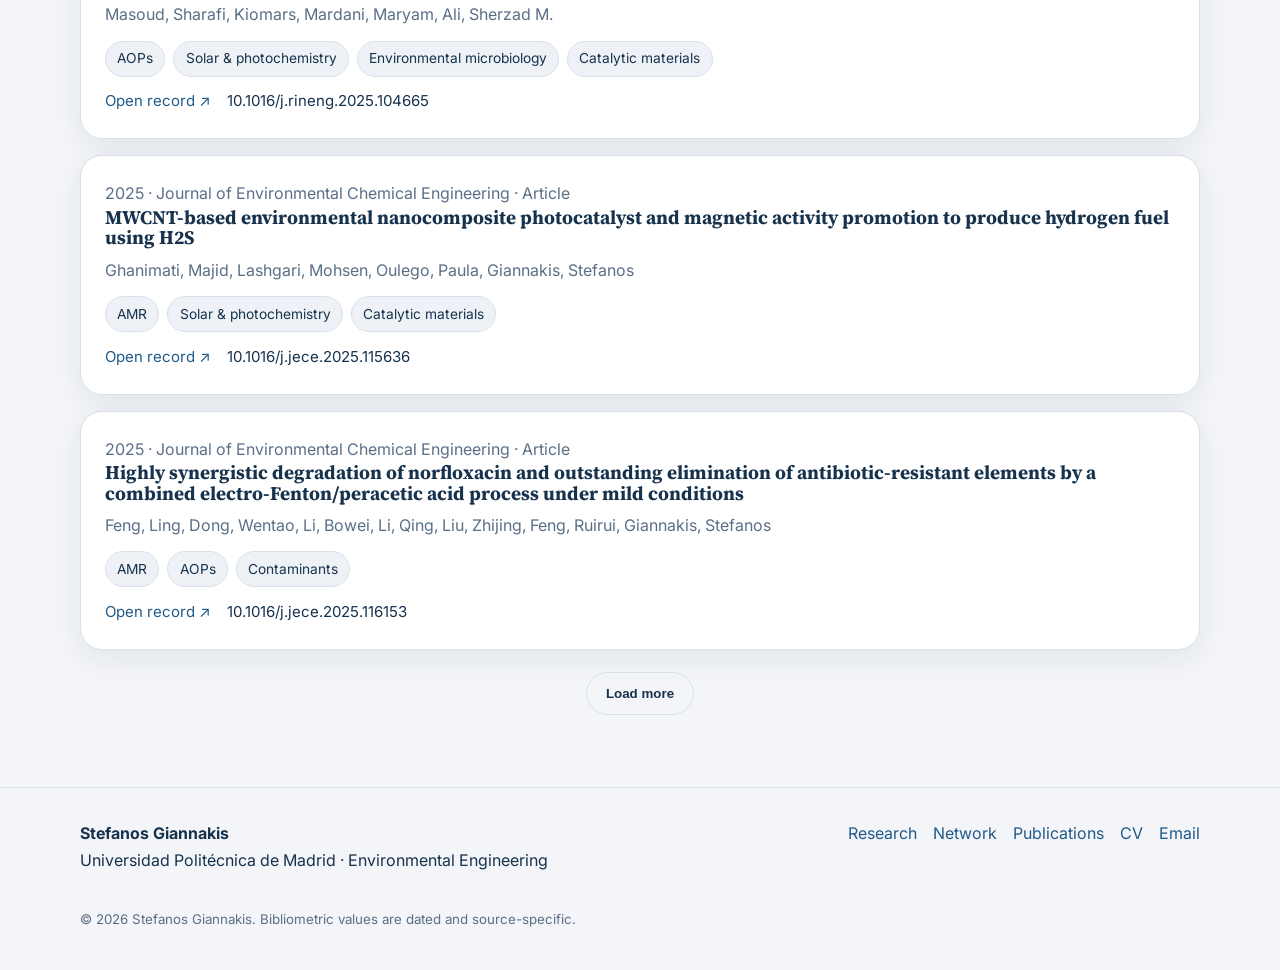
<file: publications.html>
<!doctype html><html lang="en"><head><meta charset="utf-8"><meta name="viewport" content="width=device-width,initial-scale=1"><meta name="description" content="Searchable publication record of Stefanos Giannakis based on a Scopus export dated 4 October 2026."><meta property="og:title" content="Publications | Stefanos Giannakis"><meta property="og:description" content="Searchable publication record of Stefanos Giannakis based on a Scopus export dated 4 October 2026."><meta property="og:type" content="website"><meta property="og:image" content="assets/portrait.jpg"><title>Publications | Stefanos Giannakis</title><link rel="icon" href="favicon.svg" type="image/svg+xml"><link rel="preconnect" href="https://fonts.googleapis.com"><link rel="preconnect" href="https://fonts.gstatic.com" crossorigin><link href="https://fonts.googleapis.com/css2?family=Inter:wght@400;500;600;700&family=Source+Serif+4:opsz,wght@8..60,500;8..60,600&display=swap" rel="stylesheet"><link rel="stylesheet" href="styles.css"></head><body><a class="skip-link" href="#main">Skip to content</a><header class="site-header"><div class="shell nav-wrap"><a class="brand" href="index.html" aria-label="Home"><span class="brand-mark">SG</span><span class="brand-text"><strong>Stefanos Giannakis</strong><span>Environmental Engineering</span></span></a><button class="nav-toggle" type="button" aria-expanded="false" aria-controls="primary-nav"><span class="sr-only">Toggle navigation</span><span></span><span></span><span></span></button><nav id="primary-nav" class="primary-nav" aria-label="Primary"><a href="research.html">Research</a><a href="projects.html">Projects</a><a href="network.html">Network</a><a href="publications.html" aria-current="page">Publications</a><a href="facilities.html">Facilities</a><a href="about.html">About</a><a href="collaborate.html">Collaborate</a><a href="cv.html">CV</a><a class="nav-cta" href="mailto:stefanos.giannakis@upm.es">Contact</a></nav></div></header><main id="main">
<section class="page-hero"><div class="shell"><p class="breadcrumb"><a href="index.html">Home</a> / Publications</p><h1>Publications</h1><p>The underlying dataset is the Scopus export dated 4 October 2026: 183 indexed journal records — 161 Articles, 17 Reviews and 5 Editorials.</p></div></section>
<section class="section"><div class="shell"><div class="two-col"><div><div class="section-heading reveal"><p class="eyebrow">Search the record</p><h2>183 Scopus-indexed records</h2><p>Search by title, author, journal, year or DOI, and filter by research theme. Theme tags are generated from publication metadata for navigation; they are not Scopus subject classifications.</p></div><div class="profile-links reveal"><a href="https://orcid.org/0000-0002-6982-7351" target="_blank" rel="noopener">ORCID</a><a href="https://www.scopus.com/authid/detail.uri?authorId=55935026600" target="_blank" rel="noopener">Scopus</a><a href="https://scholar.google.com/citations?user=6LF7al4AAAAJ&hl=en" target="_blank" rel="noopener">Google Scholar</a><a href="https://www.researchgate.net/profile/Stefanos_Giannakis4" target="_blank" rel="noopener">ResearchGate</a></div></div><div><div class="callout reveal"><p class="eyebrow">Metrics</p><h3>Dated, source-specific figures</h3><p><strong>Scopus:</strong> h-index 52 and &gt;9,500 citations in the July 2026 CV.<br><strong>Google Scholar:</strong> h-index 55 and &gt;10,000 citations in a later 2026 UPM biography.<br><strong>Quality:</strong> &gt;95% of journal publications reported in Q1 journals.</p></div></div></div><div class="pub-controls"><input id="pub-search" class="search-input" type="search" placeholder="Search title, author, journal, year or DOI" aria-label="Search publications"><div class="pub-count" id="pub-count"></div></div><div class="filter-chips" id="pub-filters"></div><div class="pub-list" id="pub-list"></div><div class="load-more"><button class="button button-secondary" id="load-more" type="button">Load more</button></div></div></section>
</main><footer class="footer"><div class="shell footer-grid"><div><strong>Stefanos Giannakis</strong><p>Universidad Politécnica de Madrid · Environmental Engineering</p></div><div class="footer-links"><a href="research.html">Research</a><a href="network.html">Network</a><a href="publications.html">Publications</a><a href="cv.html">CV</a><a href="mailto:stefanos.giannakis@upm.es">Email</a></div></div><div class="shell" style="margin-top:1rem"><small>© <span id="year"></span> Stefanos Giannakis. Bibliometric values are dated and source-specific.</small></div></footer><script src="script.js"></script><script src="publications-data.js"></script><script>
const allPubs=window.PUBLICATIONS||[];const list=document.getElementById('pub-list');const count=document.getElementById('pub-count');const search=document.getElementById('pub-search');const filters=document.getElementById('pub-filters');const more=document.getElementById('load-more');const tags=['All','AMR','AOPs','Solar & photochemistry','Environmental microbiology','Catalytic materials','Contaminants','Wastewater & reuse'];let active='All',limit=24;
function esc(s){return String(s||'').replace(/[&<>"]/g,c=>({'&':'&amp;','<':'&lt;','>':'&gt;','"':'&quot;'}[c]))}
function filtered(){const q=(search.value||'').trim().toLowerCase();return allPubs.filter(p=>(active==='All'||p.tags.includes(active))&&(!q||[p.title,p.authors,p.journal,p.year,p.doi].join(' ').toLowerCase().includes(q)))}
function render(){const arr=filtered();count.textContent=`${arr.length} record${arr.length===1?'':'s'}`;list.innerHTML=arr.slice(0,limit).map(p=>`<article class="pub-item"><div class="pub-meta">${esc(p.year)} · ${esc(p.journal)} · ${esc(p.type)}</div><h3>${esc(p.title)}</h3><div class="pub-authors">${esc(p.authors)}</div><div class="pub-tags">${p.tags.map(t=>`<span>${esc(t)}</span>`).join('')}</div><div class="pub-actions">${p.url?`<a href="${esc(p.url)}" target="_blank" rel="noopener">Open record ↗</a>`:''}${p.doi?`<span>${esc(p.doi)}</span>`:''}</div></article>`).join('');more.style.display=arr.length>limit?'inline-flex':'none'}
tags.forEach(t=>{const b=document.createElement('button');b.type='button';b.className='filter-chip'+(t==='All'?' active':'');b.textContent=t;b.addEventListener('click',()=>{active=t;limit=24;document.querySelectorAll('.filter-chip').forEach(x=>x.classList.remove('active'));b.classList.add('active');render()});filters.appendChild(b)});search.addEventListener('input',()=>{limit=24;render()});more.addEventListener('click',()=>{limit+=24;render()});render();
</script></body></html>
</file>
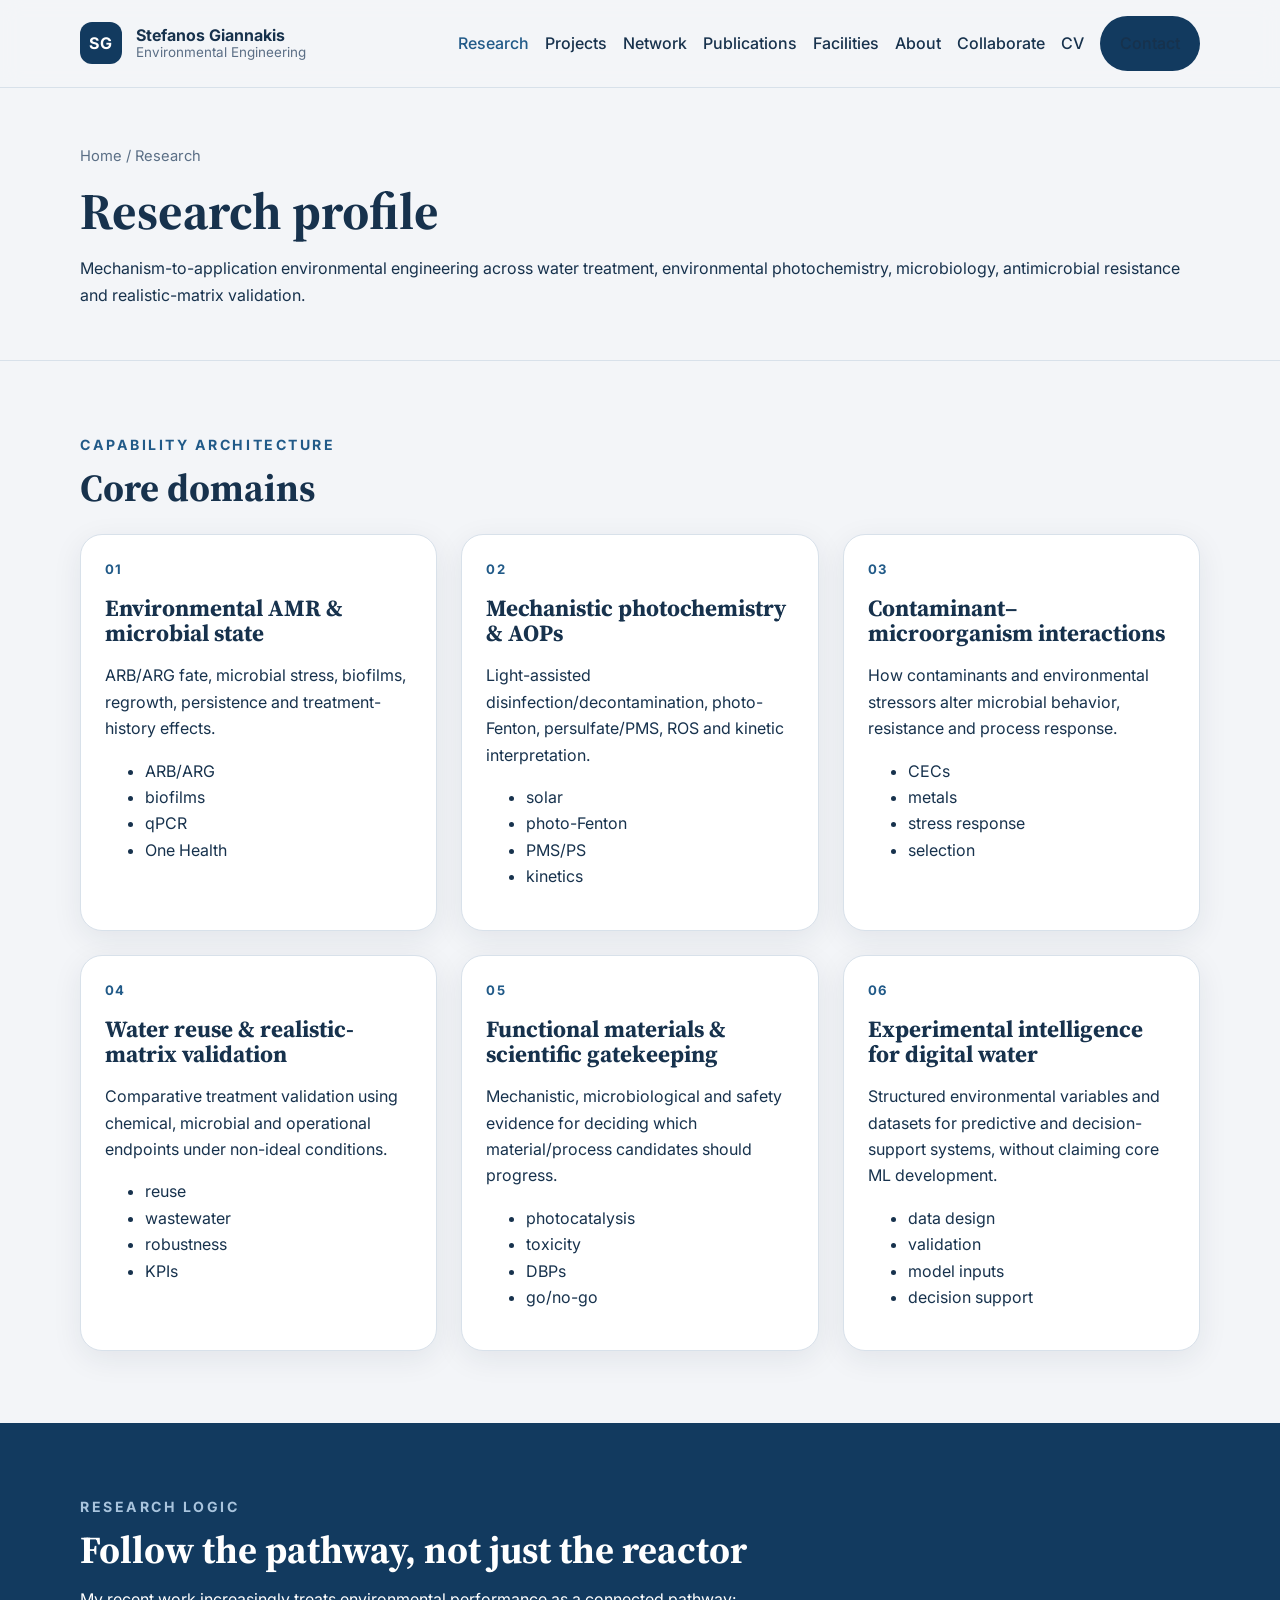
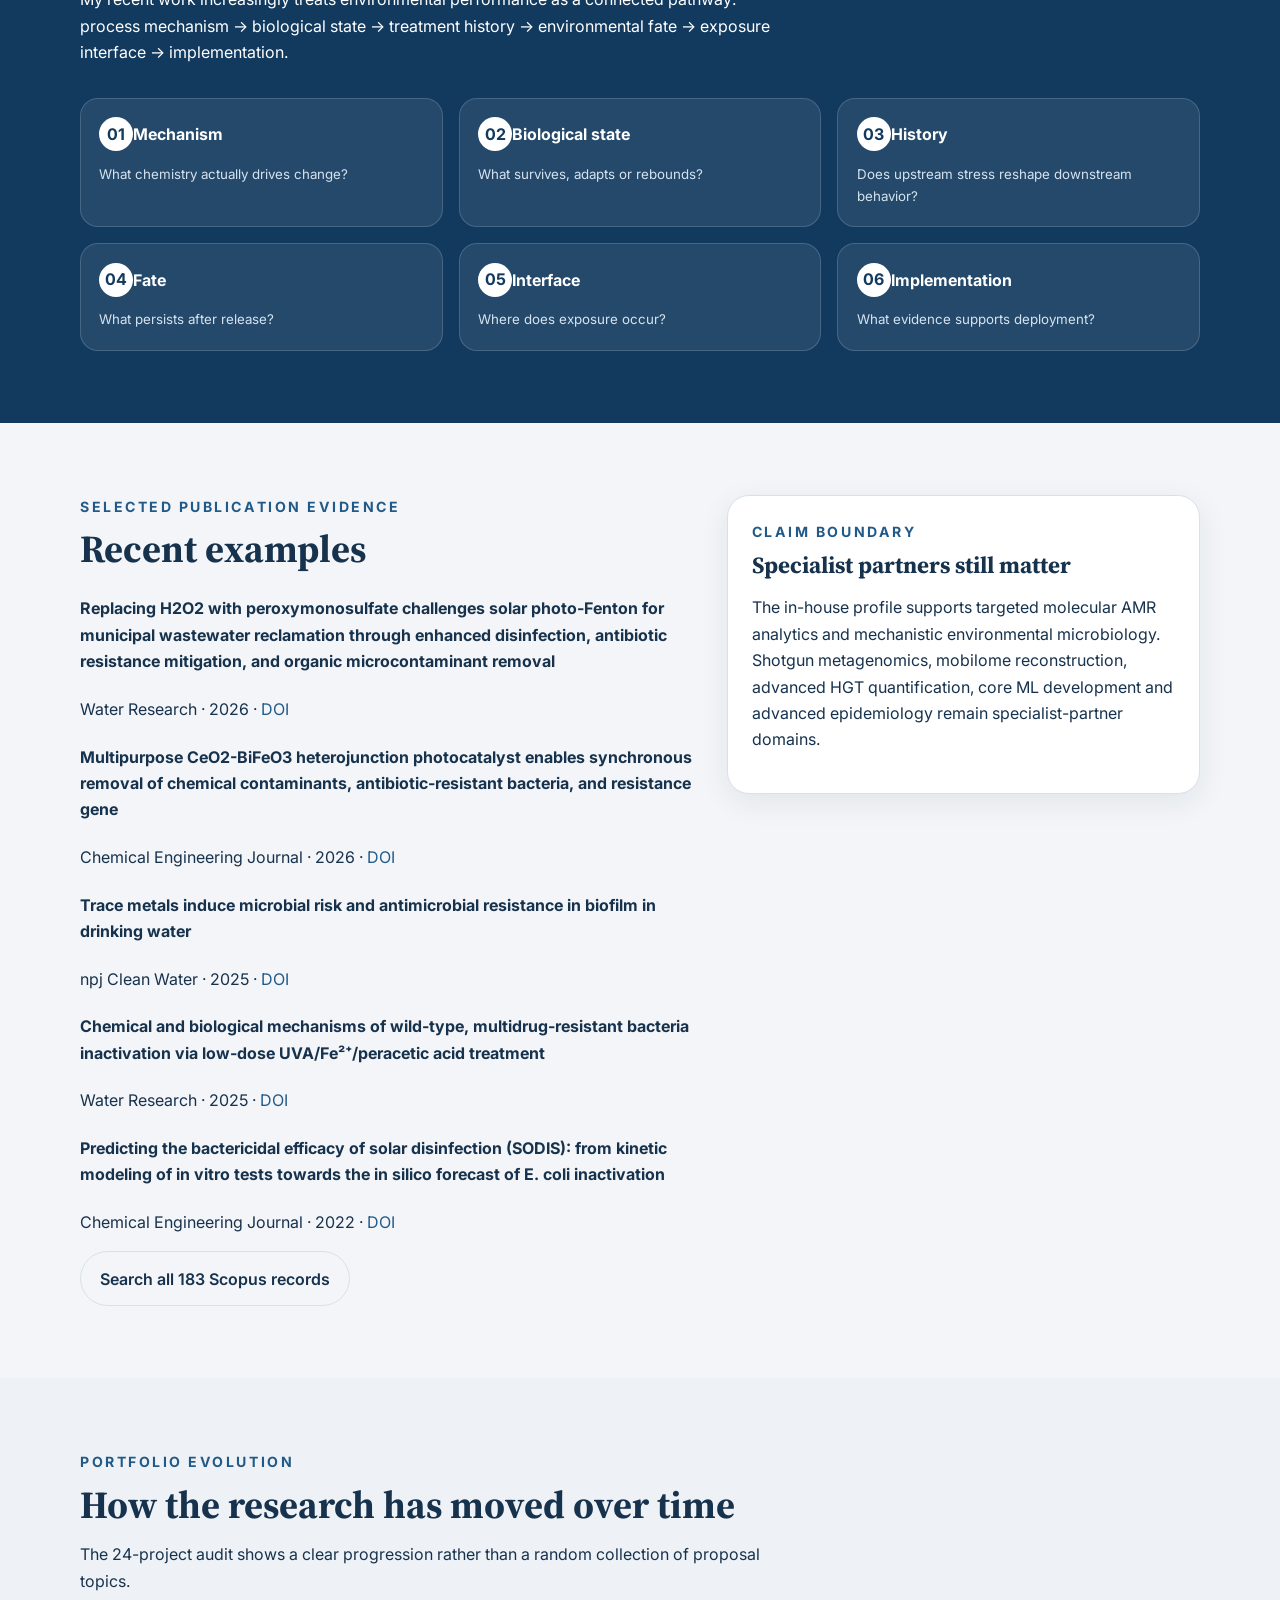
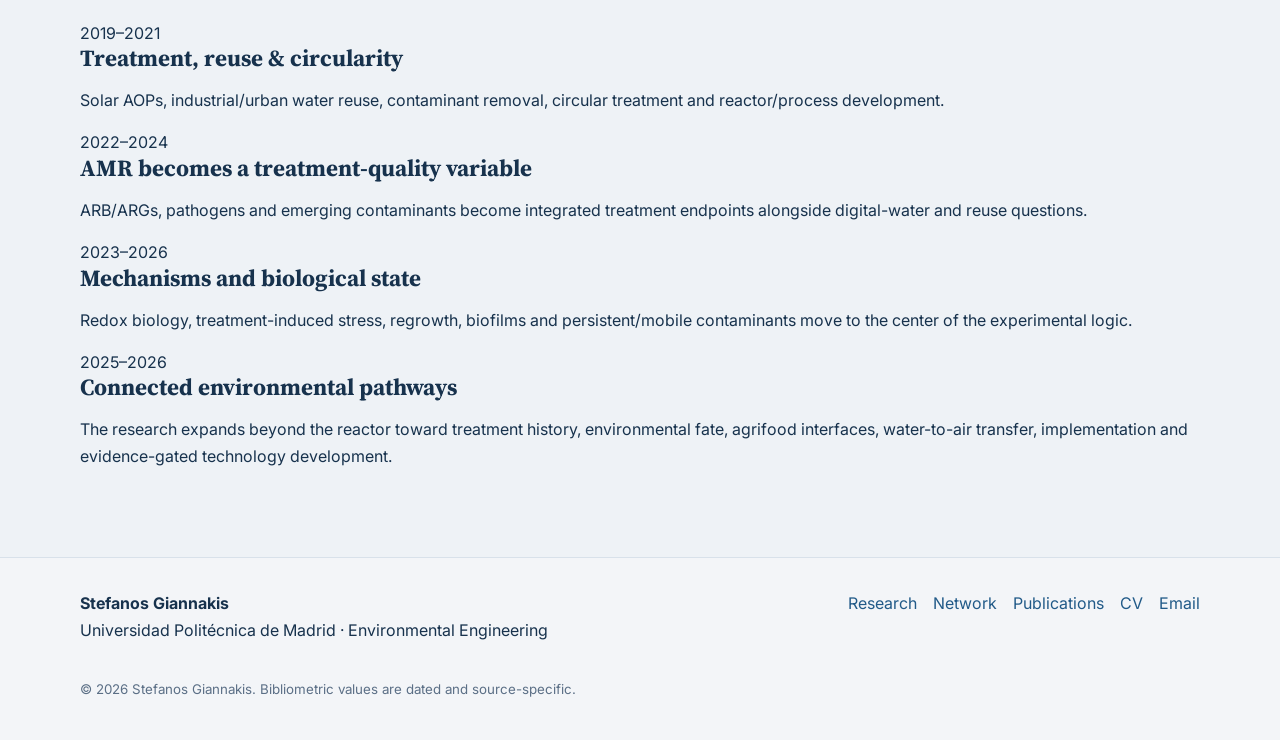
<file: research.html>
<!doctype html><html lang="en"><head><meta charset="utf-8"><meta name="viewport" content="width=device-width,initial-scale=1"><meta name="description" content="Research capabilities of Stefanos Giannakis in environmental AMR, photochemistry, water treatment and validation."><meta property="og:title" content="Research | Stefanos Giannakis"><meta property="og:description" content="Research capabilities of Stefanos Giannakis in environmental AMR, photochemistry, water treatment and validation."><meta property="og:type" content="website"><meta property="og:image" content="assets/portrait.jpg"><title>Research | Stefanos Giannakis</title><link rel="icon" href="favicon.svg" type="image/svg+xml"><link rel="preconnect" href="https://fonts.googleapis.com"><link rel="preconnect" href="https://fonts.gstatic.com" crossorigin><link href="https://fonts.googleapis.com/css2?family=Inter:wght@400;500;600;700&family=Source+Serif+4:opsz,wght@8..60,500;8..60,600&display=swap" rel="stylesheet"><link rel="stylesheet" href="styles.css"></head><body><a class="skip-link" href="#main">Skip to content</a><header class="site-header"><div class="shell nav-wrap"><a class="brand" href="index.html" aria-label="Home"><span class="brand-mark">SG</span><span class="brand-text"><strong>Stefanos Giannakis</strong><span>Environmental Engineering</span></span></a><button class="nav-toggle" type="button" aria-expanded="false" aria-controls="primary-nav"><span class="sr-only">Toggle navigation</span><span></span><span></span><span></span></button><nav id="primary-nav" class="primary-nav" aria-label="Primary"><a href="research.html" aria-current="page">Research</a><a href="projects.html">Projects</a><a href="network.html">Network</a><a href="publications.html">Publications</a><a href="facilities.html">Facilities</a><a href="about.html">About</a><a href="collaborate.html">Collaborate</a><a href="cv.html">CV</a><a class="nav-cta" href="mailto:stefanos.giannakis@upm.es">Contact</a></nav></div></header><main id="main">
<section class="page-hero"><div class="shell"><p class="breadcrumb"><a href="index.html">Home</a> / Research</p><h1>Research profile</h1><p>Mechanism-to-application environmental engineering across water treatment, environmental photochemistry, microbiology, antimicrobial resistance and realistic-matrix validation.</p></div></section>
<section class="section"><div class="shell"><div class="section-heading reveal"><p class="eyebrow">Capability architecture</p><h2>Core domains</h2></div><div class="grid-3"><article class="card reveal"><p class="card-index">01</p><h3>Environmental AMR & microbial state</h3><p>ARB/ARG fate, microbial stress, biofilms, regrowth, persistence and treatment-history effects.</p><ul class="tag-list"><li>ARB/ARG</li><li>biofilms</li><li>qPCR</li><li>One Health</li></ul></article><article class="card reveal"><p class="card-index">02</p><h3>Mechanistic photochemistry & AOPs</h3><p>Light-assisted disinfection/decontamination, photo-Fenton, persulfate/PMS, ROS and kinetic interpretation.</p><ul class="tag-list"><li>solar</li><li>photo-Fenton</li><li>PMS/PS</li><li>kinetics</li></ul></article><article class="card reveal"><p class="card-index">03</p><h3>Contaminant–microorganism interactions</h3><p>How contaminants and environmental stressors alter microbial behavior, resistance and process response.</p><ul class="tag-list"><li>CECs</li><li>metals</li><li>stress response</li><li>selection</li></ul></article><article class="card reveal"><p class="card-index">04</p><h3>Water reuse & realistic-matrix validation</h3><p>Comparative treatment validation using chemical, microbial and operational endpoints under non-ideal conditions.</p><ul class="tag-list"><li>reuse</li><li>wastewater</li><li>robustness</li><li>KPIs</li></ul></article><article class="card reveal"><p class="card-index">05</p><h3>Functional materials & scientific gatekeeping</h3><p>Mechanistic, microbiological and safety evidence for deciding which material/process candidates should progress.</p><ul class="tag-list"><li>photocatalysis</li><li>toxicity</li><li>DBPs</li><li>go/no-go</li></ul></article><article class="card reveal"><p class="card-index">06</p><h3>Experimental intelligence for digital water</h3><p>Structured environmental variables and datasets for predictive and decision-support systems, without claiming core ML development.</p><ul class="tag-list"><li>data design</li><li>validation</li><li>model inputs</li><li>decision support</li></ul></article></div></div></section>
<section class="section section-dark"><div class="shell"><div class="section-heading reveal"><p class="eyebrow eyebrow-light">Research logic</p><h2>Follow the pathway, not just the reactor</h2><p>My recent work increasingly treats environmental performance as a connected pathway: process mechanism → biological state → treatment history → environmental fate → exposure interface → implementation.</p></div><ol class="logic-flow reveal"><li><span>01</span><strong>Mechanism</strong><small>What chemistry actually drives change?</small></li><li><span>02</span><strong>Biological state</strong><small>What survives, adapts or rebounds?</small></li><li><span>03</span><strong>History</strong><small>Does upstream stress reshape downstream behavior?</small></li><li><span>04</span><strong>Fate</strong><small>What persists after release?</small></li><li><span>05</span><strong>Interface</strong><small>Where does exposure occur?</small></li><li><span>06</span><strong>Implementation</strong><small>What evidence supports deployment?</small></li></ol></div></section>
<section class="section"><div class="shell two-col"><div><div class="section-heading reveal"><p class="eyebrow">Selected publication evidence</p><h2>Recent examples</h2></div><div class="evidence-list"><div class="evidence-item reveal"><h4>Replacing H2O2 with peroxymonosulfate challenges solar photo-Fenton for municipal wastewater reclamation through enhanced disinfection, antibiotic resistance mitigation, and organic microcontaminant removal</h4><p>Water Research · 2026 · <a href="https://doi.org/10.1016/j.watres.2026.126012" target="_blank" rel="noopener">DOI</a></p></div><div class="evidence-item reveal"><h4>Multipurpose CeO2-BiFeO3 heterojunction photocatalyst enables synchronous removal of chemical contaminants, antibiotic-resistant bacteria, and resistance gene</h4><p>Chemical Engineering Journal · 2026 · <a href="https://doi.org/10.1016/j.cej.2026.176003" target="_blank" rel="noopener">DOI</a></p></div><div class="evidence-item reveal"><h4>Trace metals induce microbial risk and antimicrobial resistance in biofilm in drinking water</h4><p>npj Clean Water · 2025 · <a href="https://doi.org/10.1038/s41545-025-00436-8" target="_blank" rel="noopener">DOI</a></p></div><div class="evidence-item reveal"><h4>Chemical and biological mechanisms of wild-type, multidrug-resistant bacteria inactivation via low-dose UVA/Fe²⁺/peracetic acid treatment</h4><p>Water Research · 2025 · <a href="https://doi.org/10.1016/j.watres.2025.124358" target="_blank" rel="noopener">DOI</a></p></div><div class="evidence-item reveal"><h4>Predicting the bactericidal efficacy of solar disinfection (SODIS): from kinetic modeling of in vitro tests towards the in silico forecast of E. coli inactivation</h4><p>Chemical Engineering Journal · 2022 · <a href="https://doi.org/10.1016/j.cej.2021.130866" target="_blank" rel="noopener">DOI</a></p></div></div><div class="button-row"><a class="button button-secondary" href="publications.html">Search all 183 Scopus records</a></div></div><div><div class="callout reveal"><p class="eyebrow">Claim boundary</p><h3>Specialist partners still matter</h3><p>The in-house profile supports targeted molecular AMR analytics and mechanistic environmental microbiology. Shotgun metagenomics, mobilome reconstruction, advanced HGT quantification, core ML development and advanced epidemiology remain specialist-partner domains.</p></div></div></div></section>
<section class="section section-soft"><div class="shell"><div class="section-heading reveal"><p class="eyebrow">Portfolio evolution</p><h2>How the research has moved over time</h2><p>The 24-project audit shows a clear progression rather than a random collection of proposal topics.</p></div><div class="trajectory-grid"><article class="trajectory-card reveal"><span>2019–2021</span><h3>Treatment, reuse & circularity</h3><p>Solar AOPs, industrial/urban water reuse, contaminant removal, circular treatment and reactor/process development.</p></article><article class="trajectory-card reveal"><span>2022–2024</span><h3>AMR becomes a treatment-quality variable</h3><p>ARB/ARGs, pathogens and emerging contaminants become integrated treatment endpoints alongside digital-water and reuse questions.</p></article><article class="trajectory-card reveal"><span>2023–2026</span><h3>Mechanisms and biological state</h3><p>Redox biology, treatment-induced stress, regrowth, biofilms and persistent/mobile contaminants move to the center of the experimental logic.</p></article><article class="trajectory-card reveal"><span>2025–2026</span><h3>Connected environmental pathways</h3><p>The research expands beyond the reactor toward treatment history, environmental fate, agrifood interfaces, water-to-air transfer, implementation and evidence-gated technology development.</p></article></div></div></section>
</main><footer class="footer"><div class="shell footer-grid"><div><strong>Stefanos Giannakis</strong><p>Universidad Politécnica de Madrid · Environmental Engineering</p></div><div class="footer-links"><a href="research.html">Research</a><a href="network.html">Network</a><a href="publications.html">Publications</a><a href="cv.html">CV</a><a href="mailto:stefanos.giannakis@upm.es">Email</a></div></div><div class="shell" style="margin-top:1rem"><small>© <span id="year"></span> Stefanos Giannakis. Bibliometric values are dated and source-specific.</small></div></footer><script src="script.js"></script></body></html>
</file>
<file: styles.css>
:root{
  --bg:#f3f5f8;
  --card:#ffffff;
  --soft:#eef2f6;
  --text:#17324d;
  --muted:#5b6f86;
  --line:#d8e1ea;
  --accent:#215a88;
  --accent-dark:#123a5f;
  --shadow:0 8px 30px rgba(22,44,70,.08);
  --radius:22px;
}
*{box-sizing:border-box}
html{scroll-behavior:smooth}
body{margin:0;font-family:Inter,system-ui,-apple-system,Segoe UI,Roboto,Arial,sans-serif;color:var(--text);background:var(--bg);line-height:1.65}
a{color:var(--accent);text-decoration:none}
a:hover{text-decoration:underline}
img{max-width:100%;display:block}
.shell{width:min(1120px,calc(100% - 2rem));margin:0 auto}
.skip-link{position:absolute;left:-9999px;top:auto;width:1px;height:1px;overflow:hidden}
.skip-link:focus{left:1rem;top:1rem;width:auto;height:auto;padding:.75rem 1rem;background:#fff;border-radius:8px;z-index:1000}
.site-header{position:sticky;top:0;z-index:50;background:rgba(243,245,248,.92);backdrop-filter:blur(10px);border-bottom:1px solid var(--line)}
.nav-wrap{display:flex;align-items:center;justify-content:space-between;gap:1rem;padding:1rem 0}
.brand{display:flex;align-items:center;gap:.85rem;color:var(--text);text-decoration:none}
.brand:hover{text-decoration:none}
.brand-mark{display:grid;place-items:center;width:42px;height:42px;border-radius:12px;background:var(--accent-dark);color:#fff;font-weight:700;letter-spacing:.04em}
.brand-text{display:flex;flex-direction:column;line-height:1.1}
.brand-text strong{font-size:1rem}
.brand-text span{font-size:.84rem;color:var(--muted)}
.primary-nav{display:flex;align-items:center;gap:1rem;flex-wrap:wrap}
.primary-nav a{color:var(--text);font-weight:500}
.primary-nav a[aria-current="page"]{color:var(--accent)}
.nav-cta,.button{display:inline-flex;align-items:center;justify-content:center;gap:.45rem;border-radius:999px;padding:.82rem 1.2rem;font-weight:600;text-decoration:none;border:1px solid transparent;cursor:pointer}
.nav-cta,.button-primary{background:var(--accent-dark);color:#fff}
.button-secondary{background:transparent;border-color:var(--line);color:var(--text)}
.nav-toggle{display:none;background:none;border:0;padding:.25rem;cursor:pointer}
.nav-toggle span{display:block;width:22px;height:2px;background:var(--text);margin:4px 0}
main{min-height:60vh}
.section,.page-hero{padding:4.5rem 0}
.section-soft{background:var(--soft)}
.section-dark{background:var(--accent-dark);color:#fff}
.page-hero{padding:3.5rem 0 2.25rem;border-bottom:1px solid var(--line)}
.breadcrumb{font-size:.92rem;color:var(--muted);margin:0 0 1rem}
.breadcrumb a{color:var(--muted)}
.eyebrow{margin:0 0 .65rem;text-transform:uppercase;letter-spacing:.18em;font-size:.88rem;font-weight:700;color:var(--accent)}
.eyebrow-light{color:#a9c4dd}
h1,h2,h3{font-family:"Source Serif 4",Georgia,serif;line-height:1.08;margin:0 0 1rem;color:inherit}
h1{font-size:clamp(2.3rem,4vw,4.2rem)}
h2{font-size:clamp(1.8rem,3vw,3rem)}
h3{font-size:1.45rem}
p{margin:0 0 1rem}
.hero-grid,.two-col,.grid-2,.grid-3,.project-visual-grid,.capability-grid{display:grid;gap:1.5rem}
.hero-grid,.two-col{grid-template-columns:1.25fr .95fr;align-items:start}
.grid-2{grid-template-columns:repeat(2,minmax(0,1fr))}
.grid-3{grid-template-columns:repeat(3,minmax(0,1fr))}
.project-visual-grid{grid-template-columns:repeat(3,minmax(0,1fr))}
.capability-grid{grid-template-columns:repeat(3,minmax(0,1fr))}
.hero-lead{font-size:1.1rem;max-width:64ch}
.hero-actions,.button-row,.profile-links,.download-list{display:flex;gap:.85rem;flex-wrap:wrap}
.identity-line{display:flex;gap:.9rem;flex-wrap:wrap;color:var(--muted);font-size:.95rem;margin-top:1rem}
.hero-card,.card,.callout,.map-card,.project-visual-card,.project-card,.stat-card,.pub-item{background:var(--card);border:1px solid var(--line);border-radius:var(--radius);box-shadow:var(--shadow)}
.hero-card,.card,.callout,.map-card,.project-card,.pub-item{padding:1.5rem}
.hero-photo{border-radius:18px;aspect-ratio:4/5;object-fit:cover;width:100%}
.caption,.fineprint,.map-caption,.pub-meta,.pub-authors,.project-meta,.footer small{color:var(--muted)}
.caption{font-size:.95rem;margin-top:1rem}
.stat-grid{display:grid;grid-template-columns:repeat(4,minmax(0,1fr));gap:1rem;margin-top:2rem}
.stat-card{text-align:center;padding:1.25rem}
.stat-card strong{display:block;font-size:1.8rem;color:var(--accent-dark)}
.logic-flow{display:grid;grid-template-columns:repeat(3,minmax(0,1fr));gap:1rem;list-style:none;padding:0;margin:2rem 0 0}
.logic-flow li{background:rgba(255,255,255,.08);border:1px solid rgba(255,255,255,.16);border-radius:18px;padding:1.15rem}
.logic-flow span{display:inline-flex;align-items:center;justify-content:center;width:34px;height:34px;border-radius:999px;background:#fff;color:var(--accent-dark);font-weight:700;margin-bottom:.8rem}
.logic-flow small{display:block;color:#d6e3ef}
.card-index{font-weight:700;letter-spacing:.1em;text-transform:uppercase;color:var(--accent);font-size:.82rem}
.science-strip{display:grid;grid-template-columns:1fr;gap:1rem}
.science-strip figure{margin:0}
.science-strip img{border-radius:18px;border:1px solid var(--line);box-shadow:var(--shadow)}
.science-strip figcaption{margin-top:.65rem;color:var(--muted);font-size:.95rem}
.check-list,.dot-list,.mini-tags,.timeline{margin:0;padding:0;list-style:none}
.check-list li,.dot-list li{padding-left:1.4rem;position:relative;margin:.55rem 0}
.check-list li::before{content:"✓";position:absolute;left:0;color:var(--accent)}
.dot-list li::before{content:"•";position:absolute;left:0;color:var(--accent)}
.timeline li{display:grid;grid-template-columns:110px 1fr;gap:1rem;padding:.8rem 0;border-bottom:1px solid var(--line)}
.timeline .date{font-weight:600;color:var(--muted)}
.project-list{display:grid;gap:1rem}
.project-card{padding:1.25rem}
.project-meta{display:flex;justify-content:space-between;gap:1rem;flex-wrap:wrap;font-size:.9rem;margin-bottom:.5rem}
.project-visual-card{overflow:hidden}
.project-visual-card img{width:100%;aspect-ratio:16/10;object-fit:cover}
.project-visual-body{padding:1.2rem 1.25rem}
.mini-tags{display:flex;gap:.45rem;flex-wrap:wrap;margin-top:.8rem}
.mini-tags li,.pub-tags span,.filter-chip{display:inline-flex;align-items:center;padding:.35rem .7rem;border-radius:999px;background:var(--soft);border:1px solid var(--line);font-size:.86rem;color:var(--text)}
.institution-list{display:grid;gap:.8rem;margin-top:1.25rem}
.institution-item{display:flex;justify-content:space-between;gap:1rem;align-items:flex-start;padding:1rem 1.1rem;background:var(--card);border:1px solid var(--line);border-radius:18px;box-shadow:var(--shadow)}
.count-badge{display:inline-flex;white-space:nowrap;padding:.35rem .7rem;border-radius:999px;background:var(--soft);border:1px solid var(--line);font-size:.85rem}
.pub-controls{display:flex;justify-content:space-between;align-items:center;gap:1rem;flex-wrap:wrap;margin:2rem 0 1rem}
.search-input{width:min(560px,100%);padding:.95rem 1rem;border:1px solid var(--line);border-radius:14px;background:#fff;color:var(--text);font:inherit}
.filter-chips{display:flex;gap:.6rem;flex-wrap:wrap;margin-bottom:1rem}
.filter-chip{background:#fff;cursor:pointer}
.filter-chip.active{background:var(--accent-dark);color:#fff;border-color:var(--accent-dark)}
.pub-list{display:grid;gap:1rem}
.pub-item h3{font-size:1.2rem;margin-bottom:.55rem}
.pub-tags{display:flex;gap:.5rem;flex-wrap:wrap;margin:.8rem 0}
.pub-actions{display:flex;flex-wrap:wrap;gap:1rem;font-size:.94rem}
.load-more{text-align:center;margin-top:1.4rem}
.section-heading{margin-bottom:1.6rem;max-width:70ch}
.footer{padding:2rem 0 2.4rem;border-top:1px solid var(--line)}
.footer-grid{display:flex;justify-content:space-between;gap:1.25rem;flex-wrap:wrap}
.footer-links{display:flex;gap:1rem;flex-wrap:wrap}
.sr-only{position:absolute;width:1px;height:1px;overflow:hidden;clip:rect(0,0,0,0);white-space:nowrap}
.reveal{opacity:1;transform:none}
@media (max-width:960px){
  .hero-grid,.two-col,.grid-2,.grid-3,.project-visual-grid,.capability-grid,.logic-flow,.stat-grid{grid-template-columns:1fr 1fr}
}
@media (max-width:760px){
  .nav-toggle{display:block}
  .primary-nav{display:none;position:absolute;left:1rem;right:1rem;top:100%;background:var(--bg);padding:1rem;border:1px solid var(--line);border-radius:18px;box-shadow:var(--shadow)}
  .primary-nav.open{display:flex;flex-direction:column;align-items:flex-start}
  .hero-grid,.two-col,.grid-2,.grid-3,.project-visual-grid,.capability-grid,.logic-flow,.stat-grid{grid-template-columns:1fr}
  .section,.page-hero{padding:3.6rem 0}
  .timeline li{grid-template-columns:1fr}
  h1{font-size:2.4rem}
}
</file>
